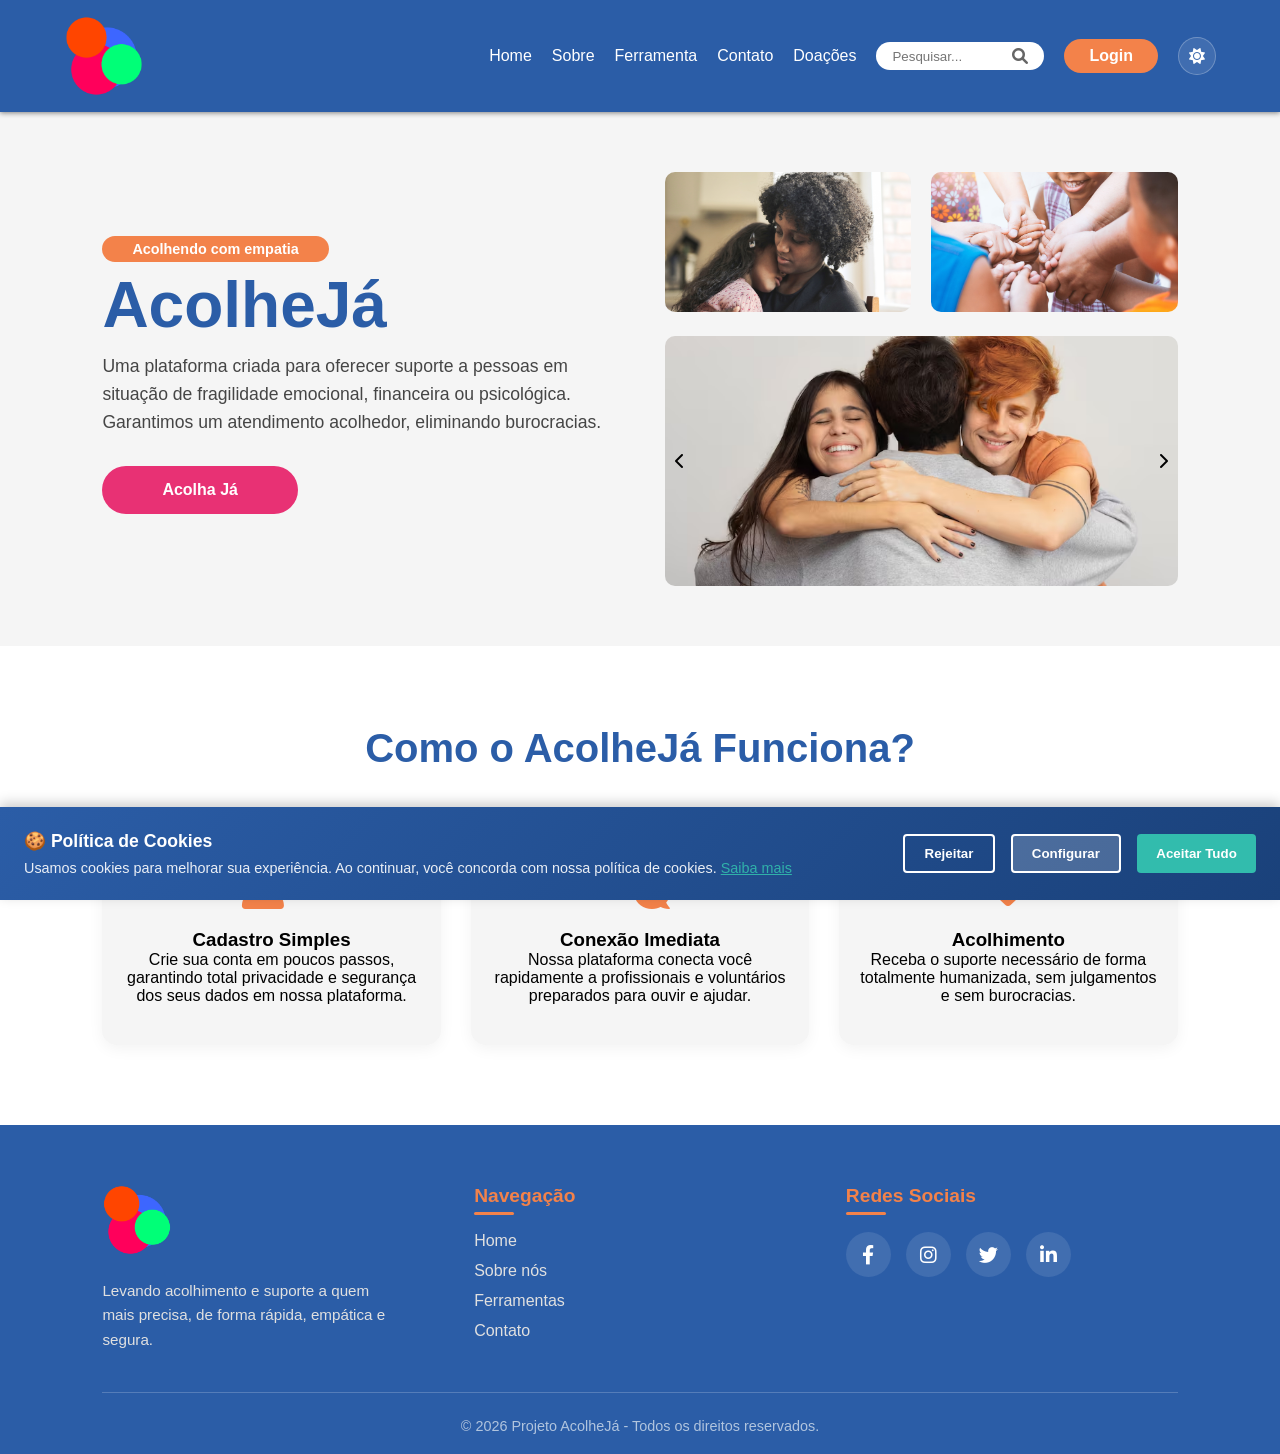
<file: Index.html>
<!DOCTYPE html>
<html lang="pt-br">
<head>
    <meta charset="utf-8">
    <title>AcolheJá - Home</title>
    <link rel="stylesheet" href="style.css">
    <meta name="viewport" content="width=device-width, initial-scale=1.0">
    <link rel="stylesheet" href="https://cdnjs.cloudflare.com/ajax/libs/font-awesome/6.0.0/css/all.min.css">
    <script src="javaScript.js" defer></script>
</head>
<body class="home-page">

    <header class="navbar" id="mainNavbar">
        <div class="logo-container">
            <a href="index.html">
                <img class="logo1" id="navLogo" src="imagens/logo2.png" alt="AcolheJá Logo">
            </a>
        </div>
        
        <i class="fas fa-bars menu-toggle" id="mobileMenuBtn" style="display: none; color: white; cursor: pointer; font-size: 1.5rem;"></i>

        <nav class="menu-navegacao" id="navMenu">
            <a href="index.html">Home</a>
            <a href="sobre.html">Sobre</a>
            <a href="ferramenta.html">Ferramenta</a>
            <a href="contato.html">Contato</a>
            <a href="doacao.html">Doações</a>
            
            <div class="search-box">
                <input type="search" placeholder="Pesquisar..." class="search-input" id="searchInput">
                <i class="fas fa-search" style="cursor: pointer;"></i>
            </div>
            
            <a href="login.html" class="btn-login-nav">Login</a>
        </nav>
    </header>

    <main class="hero-container">
        <section class="hero-text">
            <span class="badge-slogan">Acolhendo com empatia</span>
            <h1 class="hero-title">AcolheJá</h1>
            <p class="hero-description">
                Uma plataforma criada para oferecer suporte a pessoas em situação de fragilidade emocional, financeira ou psicológica. 
                Garantimos um atendimento acolhedor, eliminando burocracias.
            </p>
            <a href="telaForm.html" class="btn-cta">Acolha Já</a>
        </section>

        <section class="hero-visual-grid">
            <div class="grid-top">
                <div class="grid-item"><img src="imagens/imagem2.png" alt="Suporte"></div>
                <div class="grid-item"><img src="imagens/imagem3.jpg" alt="União"></div>
            </div>
            <div class="grid-bottom">
                <div class="carrossel-placeholder" id="mainCarrossel">
                    <img src="imagens/abraco1.png" alt="Carrossel Principal" id="carrosselImg" style="transition: opacity 0.5s ease;">
                    <div class="nav-arrows">
                        <i class="fas fa-chevron-left"></i>
                        <i class="fas fa-chevron-right"></i>
                    </div>
                </div>
            </div>
        </section>
    </main>

    <section class="como-funciona">
        <h2 class="section-title">Como o AcolheJá Funciona?</h2>
        <div class="cards-container">
            <div class="card">
                <i class="fas fa-user-plus card-icon"></i>
                <h3>Cadastro Simples</h3>
                <p>Crie sua conta em poucos passos, garantindo total privacidade e segurança dos seus dados em nossa plataforma.</p>
            </div>
            <div class="card">
                <i class="fas fa-comments card-icon"></i>
                <h3>Conexão Imediata</h3>
                <p>Nossa plataforma conecta você rapidamente a profissionais e voluntários preparados para ouvir e ajudar.</p>
            </div>
            <div class="card">
                <i class="fas fa-heart card-icon"></i>
                <h3>Acolhimento</h3>
                <p>Receba o suporte necessário de forma totalmente humanizada, sem julgamentos e sem burocracias.</p>
            </div>
        </div>
    </section>

    <footer class="site-footer">
        <div class="footer-content">
            <div class="footer-logo-info">
                <img src="imagens/logo2.png" alt="AcolheJá Logo" class="footer-logo">
                <p>Levando acolhimento e suporte a quem mais precisa, de forma rápida, empática e segura.</p>
            </div>
            
            <div class="footer-links">
                <h3>Navegação</h3>
                <ul>
                    <li><a href="index.html">Home</a></li>
                    <li><a href="sobre.html">Sobre nós</a></li>
                    <li><a href="ferramenta.html">Ferramentas</a></li>
                    <li><a href="contato.html">Contato</a></li>
                </ul>
            </div>
            
            <div class="footer-social">
                <h3>Redes Sociais</h3>
                <div class="social-icons">
                    <a href="#" aria-label="Facebook"><i class="fab fa-facebook-f"></i></a>
                    <a href="#" aria-label="Instagram"><i class="fab fa-instagram"></i></a>
                    <a href="#" aria-label="Twitter"><i class="fab fa-twitter"></i></a>
                    <a href="#" aria-label="LinkedIn"><i class="fab fa-linkedin-in"></i></a>
                </div>
            </div>
        </div>
        
        <div class="footer-bottom">
            <p>&copy; 2026 Projeto AcolheJá - Todos os direitos reservados.</p>
        </div>
    </footer>

</body>
</html>
</file>
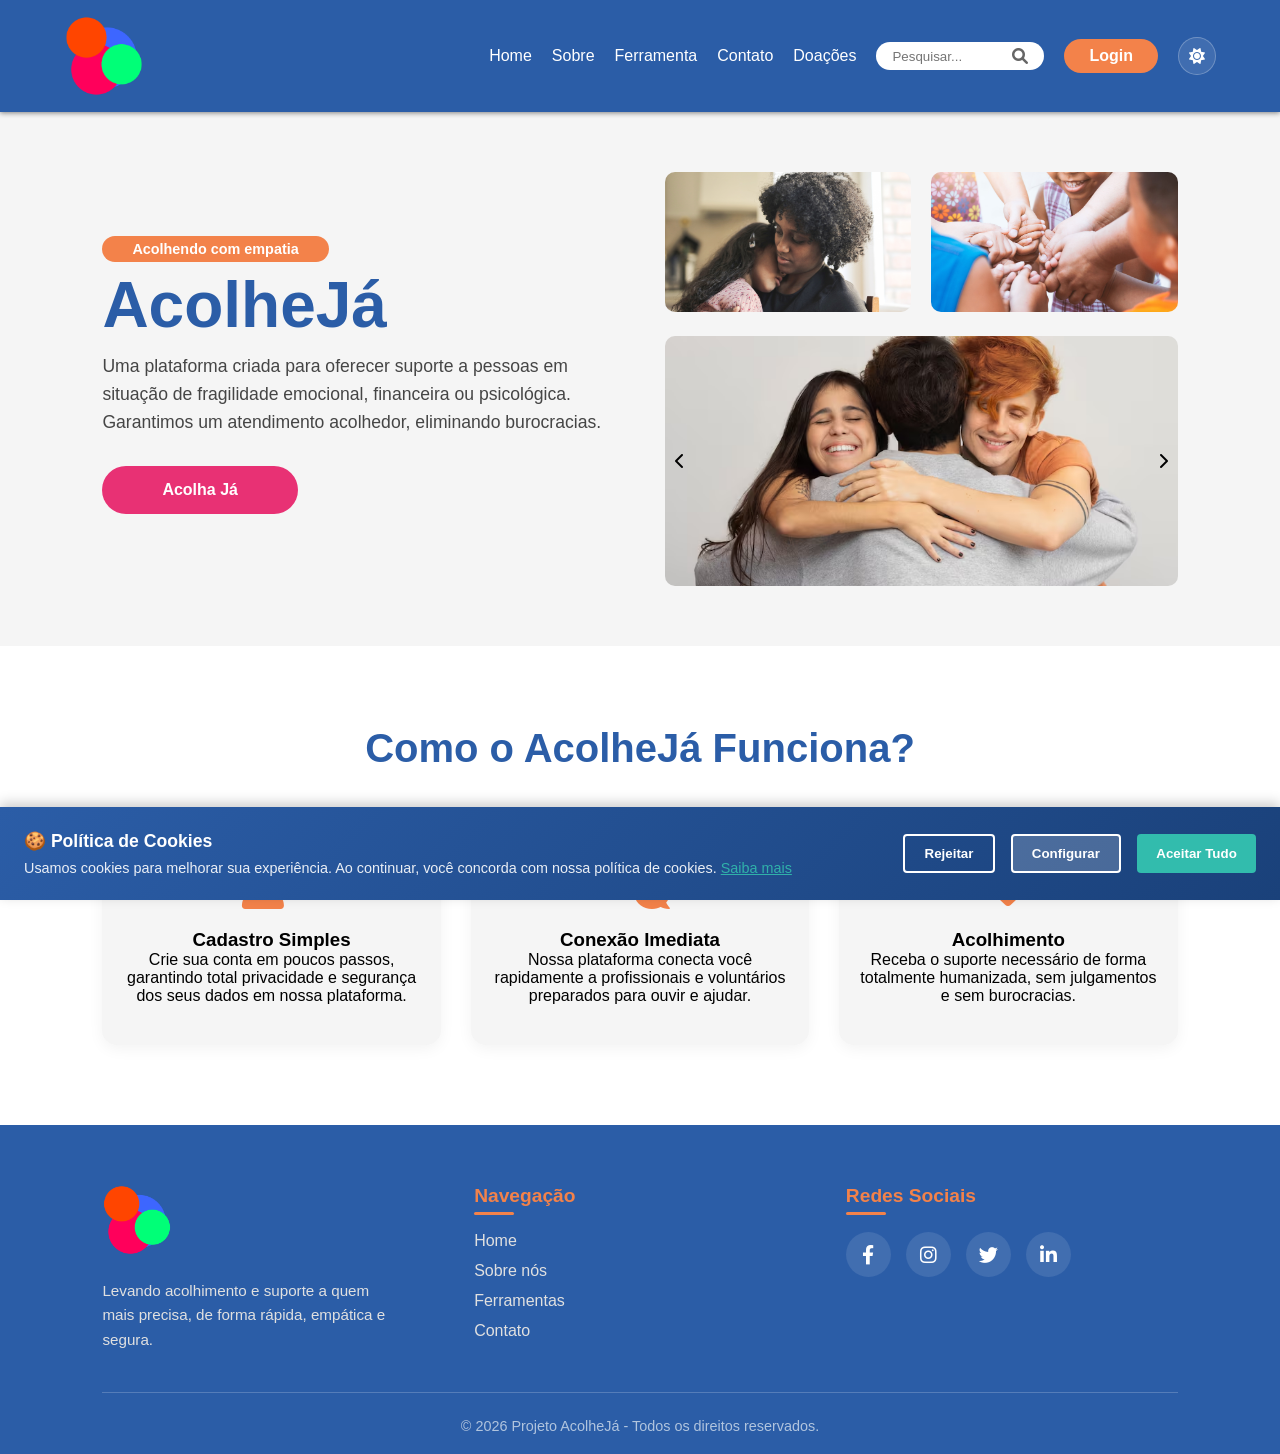
<file: index.html>
<!DOCTYPE html>
<html lang="pt-br">
<head>
    <meta charset="utf-8">
    <title>AcolheJá - Home</title>
    <link rel="stylesheet" href="style.css">
    <meta name="viewport" content="width=device-width, initial-scale=1.0">
    <link rel="stylesheet" href="https://cdnjs.cloudflare.com/ajax/libs/font-awesome/6.0.0/css/all.min.css">
    <script src="javaScript.js" defer></script>
</head>
<body class="home-page">

    <header class="navbar" id="mainNavbar">
        <div class="logo-container">
            <a href="index.html">
                <img class="logo1" id="navLogo" src="imagens/logo2.png" alt="AcolheJá Logo">
            </a>
        </div>
        
        <i class="fas fa-bars menu-toggle" id="mobileMenuBtn" style="display: none; color: white; cursor: pointer; font-size: 1.5rem;"></i>

        <nav class="menu-navegacao" id="navMenu">
            <a href="index.html">Home</a>
            <a href="sobre.html">Sobre</a>
            <a href="ferramenta.html">Ferramenta</a>
            <a href="contato.html">Contato</a>
            <a href="doacao.html">Doações</a>
            
            <div class="search-box">
                <input type="search" placeholder="Pesquisar..." class="search-input" id="searchInput">
                <i class="fas fa-search" style="cursor: pointer;"></i>
            </div>
            
            <a href="login.html" class="btn-login-nav">Login</a>
        </nav>
    </header>

    <main class="hero-container">
        <section class="hero-text">
            <span class="badge-slogan">Acolhendo com empatia</span>
            <h1 class="hero-title">AcolheJá</h1>
            <p class="hero-description">
                Uma plataforma criada para oferecer suporte a pessoas em situação de fragilidade emocional, financeira ou psicológica. 
                Garantimos um atendimento acolhedor, eliminando burocracias.
            </p>
            <a href="telaForm.html" class="btn-cta">Acolha Já</a>
        </section>

        <section class="hero-visual-grid">
            <div class="grid-top">
                <div class="grid-item"><img src="imagens/imagem2.png" alt="Suporte"></div>
                <div class="grid-item"><img src="imagens/imagem3.jpg" alt="União"></div>
            </div>
            <div class="grid-bottom">
                <div class="carrossel-placeholder" id="mainCarrossel">
                    <img src="imagens/abraco1.png" alt="Carrossel Principal" id="carrosselImg" style="transition: opacity 0.5s ease;">
                    <div class="nav-arrows">
                        <i class="fas fa-chevron-left"></i>
                        <i class="fas fa-chevron-right"></i>
                    </div>
                </div>
            </div>
        </section>
    </main>

    <section class="como-funciona">
        <h2 class="section-title">Como o AcolheJá Funciona?</h2>
        <div class="cards-container">
            <div class="card">
                <i class="fas fa-user-plus card-icon"></i>
                <h3>Cadastro Simples</h3>
                <p>Crie sua conta em poucos passos, garantindo total privacidade e segurança dos seus dados em nossa plataforma.</p>
            </div>
            <div class="card">
                <i class="fas fa-comments card-icon"></i>
                <h3>Conexão Imediata</h3>
                <p>Nossa plataforma conecta você rapidamente a profissionais e voluntários preparados para ouvir e ajudar.</p>
            </div>
            <div class="card">
                <i class="fas fa-heart card-icon"></i>
                <h3>Acolhimento</h3>
                <p>Receba o suporte necessário de forma totalmente humanizada, sem julgamentos e sem burocracias.</p>
            </div>
        </div>
    </section>

    <footer class="site-footer">
        <div class="footer-content">
            <div class="footer-logo-info">
                <img src="imagens/logo2.png" alt="AcolheJá Logo" class="footer-logo">
                <p>Levando acolhimento e suporte a quem mais precisa, de forma rápida, empática e segura.</p>
            </div>
            
            <div class="footer-links">
                <h3>Navegação</h3>
                <ul>
                    <li><a href="index.html">Home</a></li>
                    <li><a href="sobre.html">Sobre nós</a></li>
                    <li><a href="ferramenta.html">Ferramentas</a></li>
                    <li><a href="contato.html">Contato</a></li>
                </ul>
            </div>
            
            <div class="footer-social">
                <h3>Redes Sociais</h3>
                <div class="social-icons">
                    <a href="#" aria-label="Facebook"><i class="fab fa-facebook-f"></i></a>
                    <a href="#" aria-label="Instagram"><i class="fab fa-instagram"></i></a>
                    <a href="#" aria-label="Twitter"><i class="fab fa-twitter"></i></a>
                    <a href="#" aria-label="LinkedIn"><i class="fab fa-linkedin-in"></i></a>
                </div>
            </div>
        </div>
        
        <div class="footer-bottom">
            <p>&copy; 2026 Projeto AcolheJá - Todos os direitos reservados.</p>
        </div>
    </footer>

</body>
</html>
</file>
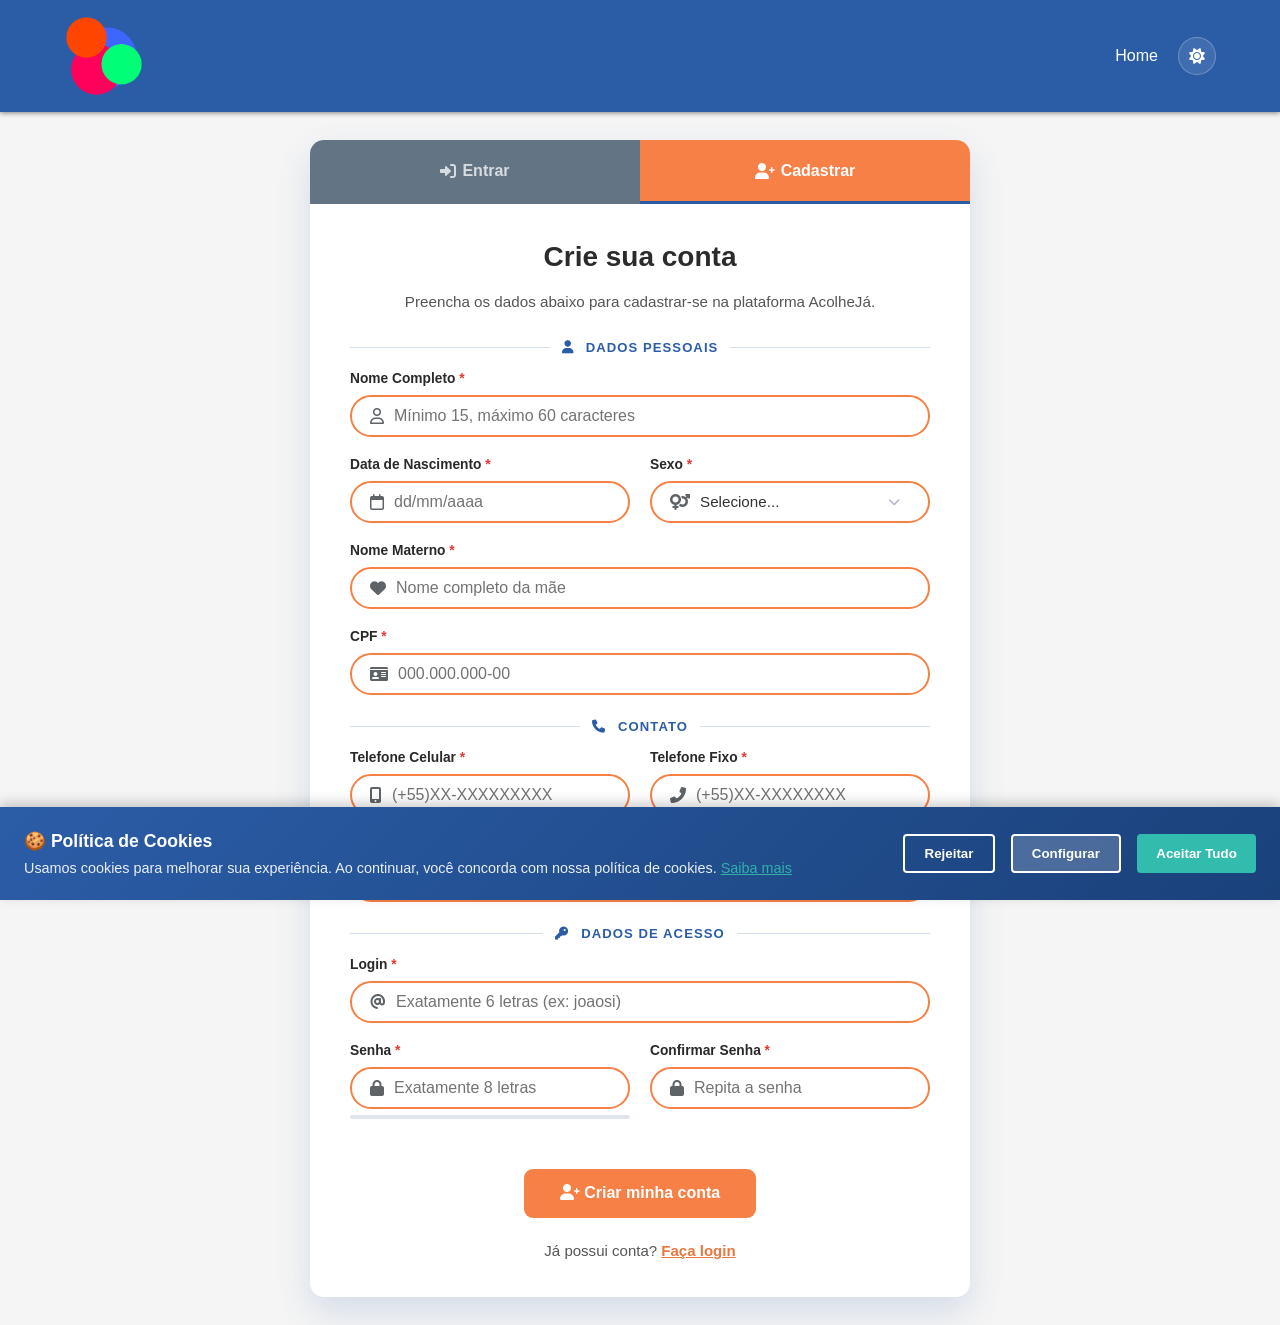
<file: cadastro.html>
<!DOCTYPE html>
<html lang="pt-BR">
<head>
    <meta charset="UTF-8">
    <meta name="viewport" content="width=device-width, initial-scale=1.0">
    <title>AcolheJá - Cadastro</title>
    <link rel="stylesheet" href="style.css">
    <link rel="stylesheet" href="https://cdnjs.cloudflare.com/ajax/libs/font-awesome/6.0.0/css/all.min.css">

    <style>
        /* ══════════════════════════════════════════════
           TOAST NOTIFICATION SYSTEM
        ══════════════════════════════════════════════ */
        #toast-container {
            position: fixed;
            top: 24px;
            right: 24px;
            z-index: 9999;
            display: flex;
            flex-direction: column;
            gap: 10px;
            pointer-events: none;
        }

        .toast {
            display: flex;
            align-items: flex-start;
            gap: 12px;
            min-width: 300px;
            max-width: 380px;
            padding: 14px 18px;
            border-radius: 14px;
            font-size: 0.875rem;
            font-weight: 500;
            line-height: 1.45;
            box-shadow: 0 8px 32px rgba(0,0,0,0.18);
            pointer-events: all;
            animation: toastIn 0.35s cubic-bezier(0.34, 1.56, 0.64, 1) forwards;
            position: relative;
            overflow: hidden;
        }

        .toast::after {
            content: '';
            position: absolute;
            bottom: 0;
            left: 0;
            height: 3px;
            background: rgba(255,255,255,0.45);
            animation: toastBar var(--toast-dur, 4s) linear forwards;
        }

        .toast.removing {
            animation: toastOut 0.3s ease forwards;
        }

        .toast--error {
            background: #fff0f0;
            border: 1.5px solid #f8bebe;
            color: #7a1a1a;
        }
        .toast--error .toast-icon { color: #e53935; }
        .toast--error::after { background: #e53935; opacity: 0.5; }

        .toast--success {
            background: #f0fff6;
            border: 1.5px solid #b3e6c8;
            color: #135c35;
        }
        .toast--success .toast-icon { color: #27ae60; }
        .toast--success::after { background: #27ae60; opacity: 0.5; }

        .toast--warning {
            background: #fffbf0;
            border: 1.5px solid #f8dca0;
            color: #7a4e00;
        }
        .toast--warning .toast-icon { color: #f3a000; }
        .toast--warning::after { background: #f3a000; opacity: 0.5; }

        /* Dark mode toasts */
        [data-theme="dark"] .toast--error {
            background: #2a0a0a; border-color: #6b2222; color: #ffb3b3;
        }
        [data-theme="dark"] .toast--success {
            background: #0a2a17; border-color: #1e6b42; color: #a3f0c5;
        }
        [data-theme="dark"] .toast--warning {
            background: #2a1e00; border-color: #6b4e00; color: #ffd980;
        }

        .toast-icon { font-size: 1.1rem; flex-shrink: 0; margin-top: 1px; }
        .toast-body { flex: 1; }
        .toast-title { font-weight: 700; margin-bottom: 2px; }
        .toast-msg  { opacity: 0.85; }

        .toast-close {
            background: none; border: none; cursor: pointer;
            opacity: 0.45; font-size: 0.85rem; padding: 0; line-height: 1;
            color: inherit; flex-shrink: 0; margin-top: 1px;
            transition: opacity 0.15s;
        }
        .toast-close:hover { opacity: 1; }

        @keyframes toastIn {
            from { opacity: 0; transform: translateX(60px) scale(0.9); }
            to   { opacity: 1; transform: translateX(0) scale(1); }
        }
        @keyframes toastOut {
            from { opacity: 1; transform: translateX(0) scale(1); }
            to   { opacity: 0; transform: translateX(60px) scale(0.9); }
        }
        @keyframes toastBar {
            from { width: 100%; }
            to   { width: 0%; }
        }

        /* ══════════════════════════════════════════════
           CAMPO COM ERRO — highlight
        ══════════════════════════════════════════════ */
        .input-icon.field-error input,
        .input-icon.field-error select {
            border-color: #e53935 !important;
            box-shadow: 0 0 0 3px rgba(229,57,53,0.12) !important;
        }
        .input-icon.field-ok input,
        .input-icon.field-ok select {
            border-color: #27ae60 !important;
            box-shadow: 0 0 0 3px rgba(39,174,96,0.10) !important;
        }
        .field-msg {
            font-size: 0.78rem;
            margin-top: 4px;
            min-height: 16px;
            transition: color 0.2s;
        }
        .field-msg.ok  { color: #27ae60; }
        .field-msg.err { color: #e53935; }

        /* ══════════════════════════════════════════════
           STRENGTH BAR (senha)
        ══════════════════════════════════════════════ */
        .strength-wrap {
            margin-top: 6px;
        }
        .strength-bar {
            height: 4px;
            border-radius: 4px;
            background: #e0e4ee;
            overflow: hidden;
            margin-bottom: 4px;
        }
        .strength-fill {
            height: 100%;
            width: 0%;
            border-radius: 4px;
            transition: width 0.4s ease, background 0.4s ease;
        }
        .strength-label {
            font-size: 0.75rem;
            font-weight: 600;
        }

        /* ══════════════════════════════════════════════
           BOTÃO DE ENVIO com estado de loading
        ══════════════════════════════════════════════ */
        .btn-primary.loading {
            pointer-events: none;
            opacity: 0.75;
        }

        /* ══════════════════════════════════════════════
           GRID DE CAMPOS 2 COLUNAS
        ══════════════════════════════════════════════ */
        .grid-2 {
            display: grid;
            grid-template-columns: 1fr 1fr;
            gap: 0 20px;
        }
        @media (max-width: 640px) {
            .grid-2 { grid-template-columns: 1fr; }
        }

        /* ══════════════════════════════════════════════
           SELECT ESTILIZADO (sexo)
        ══════════════════════════════════════════════ */
        .input-icon select {
            width: 100%;
            background: transparent;
            border: none;
            outline: none;
            font-size: 0.95rem;
            color: inherit;
            cursor: pointer;
            padding: 0;
            appearance: none;
            -webkit-appearance: none;
        }
        [data-theme="dark"] .input-icon select option {
            background: #1a1d27;
            color: #c5cfe6;
        }

        /* Cabeçalho da seção */
        .section-divider {
            display: flex;
            align-items: center;
            gap: 12px;
            margin: 24px 0 16px;
            color: #2b5da7;
            font-weight: 700;
            font-size: 0.82rem;
            letter-spacing: 0.08em;
            text-transform: uppercase;
        }
        .section-divider::before,
        .section-divider::after {
            content: '';
            flex: 1;
            height: 1px;
            background: currentColor;
            opacity: 0.2;
        }
        [data-theme="dark"] .section-divider {
            color: #7da8f0;
        }

        /* Dark mode: elementos específicos do cadastro */
        [data-theme="dark"] .field-msg.ok  { color: #57d98a; }
        [data-theme="dark"] .field-msg.err { color: #ff7b7b; }
        [data-theme="dark"] .strength-bar  { background: #2d3555; }

        footer:not(.site-footer) { display: none; }
    </style>
</head>
<body>
    <!-- Aplica dark mode antes de renderizar -->
    <script>
        (function() {
            var t = localStorage.getItem('acolheja_tema') || 'light';
            document.documentElement.setAttribute('data-theme', t);
        })();
    </script>

    <!-- ── TOAST CONTAINER ── -->
    <div id="toast-container" role="alert" aria-live="assertive" aria-atomic="false"></div>

    <header class="navbar">
        <div class="logo-container">
            <a href="index.html"><img class="logo1" src="imagens/logo2.png" alt="AcolheJá Logo"></a>
        </div>
        <nav class="menu-navegacao">
            <a href="index.html">Home</a>
        </nav>
    </header>

    <main class="main-wrapper">
        <div class="auth-card" style="max-width: 660px;">
            <div class="auth-tabs">
                <a href="login.html"   class="tab-btn inactive"><i class="fas fa-sign-in-alt"></i> Entrar</a>
                <a href="cadastro.html" class="tab-btn active"><i class="fas fa-user-plus"></i> Cadastrar</a>
            </div>

            <div class="form-content">
                <h2>Crie sua conta</h2>
                <p>Preencha os dados abaixo para cadastrar-se na plataforma AcolheJá.</p>

                <form id="cadForm" novalidate autocomplete="off">

                    <!-- ── DADOS PESSOAIS ── -->
                    <div class="section-divider"><i class="fas fa-user"></i> Dados Pessoais</div>

                    <div class="input-container">
                        <label for="nome">Nome Completo <span style="color:#e53935">*</span></label>
                        <div class="input-icon" id="wrap-nome">
                            <i class="far fa-user"></i>
                            <input type="text" id="nome" placeholder="Mínimo 15, máximo 60 caracteres" maxlength="60" required>
                        </div>
                        <span class="field-msg" id="msg-nome"></span>
                    </div>

                    <div class="grid-2">
                        <div class="input-container">
                            <label for="dataNasc">Data de Nascimento <span style="color:#e53935">*</span></label>
                            <div class="input-icon" id="wrap-dataNasc">
                                <i class="far fa-calendar"></i>
                                <input type="text" id="dataNasc" placeholder="dd/mm/aaaa" maxlength="10" required>
                            </div>
                            <span class="field-msg" id="msg-dataNasc"></span>
                        </div>

                        <div class="input-container">
                            <label for="sexo">Sexo <span style="color:#e53935">*</span></label>
                            <div class="input-icon" id="wrap-sexo">
                                <i class="fas fa-venus-mars"></i>
                                <select id="sexo" required>
                                    <option value="">Selecione...</option>
                                    <option value="M">Masculino</option>
                                    <option value="F">Feminino</option>
                                    <option value="NB">Não-binário</option>
                                    <option value="NI">Prefiro não informar</option>
                                </select>
                                <i class="fas fa-chevron-down" style="font-size:0.75rem; color:#b0b8c8; pointer-events:none;"></i>
                            </div>
                            <span class="field-msg" id="msg-sexo"></span>
                        </div>
                    </div>

                    <div class="input-container">
                        <label for="nomeMaterno">Nome Materno <span style="color:#e53935">*</span></label>
                        <div class="input-icon" id="wrap-nomeMaterno">
                            <i class="fas fa-heart"></i>
                            <input type="text" id="nomeMaterno" placeholder="Nome completo da mãe" required>
                        </div>
                        <span class="field-msg" id="msg-nomeMaterno"></span>
                    </div>

                    <div class="input-container">
                        <label for="cpf">CPF <span style="color:#e53935">*</span></label>
                        <div class="input-icon" id="wrap-cpf">
                            <i class="fas fa-id-card"></i>
                            <input type="text" id="cpf" placeholder="000.000.000-00" maxlength="14" required>
                        </div>
                        <span class="field-msg" id="msg-cpf"></span>
                    </div>

                    <!-- ── CONTATO ── -->
                    <div class="section-divider"><i class="fas fa-phone"></i> Contato</div>

                    <div class="grid-2">
                        <div class="input-container">
                            <label for="celular">Telefone Celular <span style="color:#e53935">*</span></label>
                            <div class="input-icon" id="wrap-celular">
                                <i class="fas fa-mobile-alt"></i>
                                <input type="text" id="celular" placeholder="(+55)XX-XXXXXXXXX" maxlength="18" required>
                            </div>
                            <span class="field-msg" id="msg-celular"></span>
                        </div>

                        <div class="input-container">
                            <label for="fixo">Telefone Fixo <span style="color:#e53935">*</span></label>
                            <div class="input-icon" id="wrap-fixo">
                                <i class="fas fa-phone-alt"></i>
                                <input type="text" id="fixo" placeholder="(+55)XX-XXXXXXXX" maxlength="18" required>
                            </div>
                            <span class="field-msg" id="msg-fixo"></span>
                        </div>
                    </div>

                    <div class="input-container">
                        <label for="endereco">Endereço Completo <span style="color:#e53935">*</span></label>
                        <div class="input-icon" id="wrap-endereco">
                            <i class="fas fa-map-marker-alt"></i>
                            <input type="text" id="endereco" placeholder="Rua, número, complemento, bairro, cidade - UF" required>
                        </div>
                        <span class="field-msg" id="msg-endereco"></span>
                    </div>

                    <!-- ── ACESSO ── -->
                    <div class="section-divider"><i class="fas fa-key"></i> Dados de Acesso</div>

                    <div class="input-container">
                        <label for="login">Login <span style="color:#e53935">*</span></label>
                        <div class="input-icon" id="wrap-login">
                            <i class="fas fa-at"></i>
                            <input type="text" id="login" placeholder="Exatamente 6 letras (ex: joaosi)" maxlength="6" required>
                        </div>
                        <span class="field-msg" id="msg-login"></span>
                    </div>

                    <div class="grid-2">
                        <div class="input-container">
                            <label for="senha1">Senha <span style="color:#e53935">*</span></label>
                            <div class="input-icon" id="wrap-senha1">
                                <i class="fas fa-lock"></i>
                                <input type="password" id="senha1" placeholder="Exatamente 8 letras" maxlength="8" required>
                                <i class="fas fa-eye toggle-pass" data-target="senha1" style="cursor:pointer; color:#b0b8c8; margin-left:8px;" title="Mostrar/ocultar senha"></i>
                            </div>
                            <div class="strength-wrap">
                                <div class="strength-bar"><div class="strength-fill" id="strength-fill"></div></div>
                                <span class="strength-label field-msg" id="msg-senha1"></span>
                            </div>
                        </div>

                        <div class="input-container">
                            <label for="senha2">Confirmar Senha <span style="color:#e53935">*</span></label>
                            <div class="input-icon" id="wrap-senha2">
                                <i class="fas fa-lock"></i>
                                <input type="password" id="senha2" placeholder="Repita a senha" maxlength="8" required>
                                <i class="fas fa-eye toggle-pass" data-target="senha2" style="cursor:pointer; color:#b0b8c8; margin-left:8px;" title="Mostrar/ocultar senha"></i>
                            </div>
                            <span class="field-msg" id="msg-senha2"></span>
                        </div>
                    </div>

                    <button type="submit" class="btn-primary" id="btnCad">
                        <i class="fas fa-user-plus"></i> Criar minha conta
                    </button>
                </form>

                <div class="footer-text">
                    <p>Já possui conta? <a href="login.html">Faça login</a></p>
                </div>
            </div>
        </div>
    </main>

    <footer class="site-footer">
        <div class="footer-content">
            <div class="footer-logo-info">
                <img src="imagens/logo2.png" alt="AcolheJá Logo" class="footer-logo">
                <p>Levando acolhimento e suporte a quem mais precisa, de forma rápida, empática e segura.</p>
            </div>
            <div class="footer-links">
                <h3>Navegação</h3>
                <ul>
                    <li><a href="index.html">Home</a></li>
                    <li><a href="sobre.html">Sobre nós</a></li>
                    <li><a href="ferramenta.html">Ferramentas</a></li>
                    <li><a href="contato.html">Contato</a></li>
                </ul>
            </div>
            <div class="footer-social">
                <h3>Redes Sociais</h3>
                <div class="social-icons">
                    <a href="#" aria-label="Facebook"><i class="fab fa-facebook-f"></i></a>
                    <a href="#" aria-label="Instagram"><i class="fab fa-instagram"></i></a>
                    <a href="#" aria-label="Twitter"><i class="fab fa-twitter"></i></a>
                    <a href="#" aria-label="LinkedIn"><i class="fab fa-linkedin-in"></i></a>
                </div>
            </div>
        </div>
        <div class="footer-bottom">
            <p>&copy; 2026 Projeto AcolheJá - Todos os direitos reservados.</p>
        </div>
    </footer>

    <script src="javaScript.js"></script>
    <script>
    /* ═══════════════════════════════════════════════════════
       TOAST SYSTEM
    ═══════════════════════════════════════════════════════ */
    const ToastManager = {
        _container: null,

        _getContainer() {
            if (!this._container) this._container = document.getElementById('toast-container');
            return this._container;
        },

        show({ type = 'error', title = '', msg = '', duration = 4500 }) {
            const icons = {
                error:   'fas fa-circle-xmark',
                success: 'fas fa-circle-check',
                warning: 'fas fa-triangle-exclamation'
            };

            const toast = document.createElement('div');
            toast.className = `toast toast--${type}`;
            toast.style.setProperty('--toast-dur', duration + 'ms');
            toast.innerHTML = `
                <i class="${icons[type] || icons.error} toast-icon"></i>
                <div class="toast-body">
                    ${title ? `<div class="toast-title">${title}</div>` : ''}
                    <div class="toast-msg">${msg}</div>
                </div>
                <button class="toast-close" aria-label="Fechar"><i class="fas fa-xmark"></i></button>
            `;

            const close = () => {
                toast.classList.add('removing');
                toast.addEventListener('animationend', () => toast.remove(), { once: true });
            };

            toast.querySelector('.toast-close').addEventListener('click', close);
            this._getContainer().appendChild(toast);
            setTimeout(close, duration);
            return toast;
        },

        error(msg, title = 'Campo inválido')   { return this.show({ type: 'error',   title, msg }); },
        success(msg, title = 'Tudo certo!')    { return this.show({ type: 'success', title, msg }); },
        warning(msg, title = 'Atenção')        { return this.show({ type: 'warning', title, msg }); }
    };

    /* ═══════════════════════════════════════════════════════
       HELPERS DE FEEDBACK POR CAMPO
    ═══════════════════════════════════════════════════════ */
    function setFieldState(wrapId, msgId, state, msg) {
        const wrap = document.getElementById(wrapId);
        const span = document.getElementById(msgId);
        if (!wrap || !span) return;

        wrap.classList.remove('field-error', 'field-ok');
        span.classList.remove('ok', 'err');
        span.textContent = '';

        if (state === 'error') {
            wrap.classList.add('field-error');
            span.classList.add('err');
            span.textContent = msg;
        } else if (state === 'ok') {
            wrap.classList.add('field-ok');
            span.classList.add('ok');
            span.textContent = msg || '✓ OK';
        }
    }

    function clearField(wrapId, msgId) {
        setFieldState(wrapId, msgId, null, '');
    }

    /* ═══════════════════════════════════════════════════════
       MASKS
    ═══════════════════════════════════════════════════════ */
    // Data dd/mm/aaaa
    document.getElementById('dataNasc').addEventListener('input', function(e) {
        let v = e.target.value.replace(/\D/g, '');
        if (v.length > 2) v = v.slice(0, 2) + '/' + v.slice(2);
        if (v.length > 5) v = v.slice(0, 5) + '/' + v.slice(5, 9);
        e.target.value = v;
    });

    // CPF 000.000.000-00
    document.getElementById('cpf').addEventListener('input', function(e) {
        let v = e.target.value.replace(/\D/g, '');
        if (v.length > 3)  v = v.slice(0, 3) + '.' + v.slice(3);
        if (v.length > 7)  v = v.slice(0, 7) + '.' + v.slice(7);
        if (v.length > 11) v = v.slice(0, 11) + '-' + v.slice(11, 13);
        e.target.value = v;
    });

    // Telefone (+55)XX-XXXXXXXXX  (celular: 9 dígitos)  (+55)XX-XXXXXXXX (fixo: 8 dígitos)
    function maskPhone(input, maxDigits) {
        input.addEventListener('input', function(e) {
            let raw = e.target.value.replace(/\D/g, '');
            if (raw.startsWith('55')) raw = raw.slice(2);
            raw = raw.slice(0, 2 + maxDigits); // DDD + número

            let out = '';
            if (raw.length > 0) {
                out = '(+55)';
                if (raw.length >= 2) {
                    out += raw.slice(0, 2) + '-';
                    if (raw.length > 2) out += raw.slice(2);
                } else {
                    out += raw;
                }
            }
            e.target.value = out;
        });
    }
    maskPhone(document.getElementById('celular'), 9);
    maskPhone(document.getElementById('fixo'),    8);

    /* ═══════════════════════════════════════════════════════
       TOGGLE SHOW/HIDE SENHA
    ═══════════════════════════════════════════════════════ */
    document.querySelectorAll('.toggle-pass').forEach(el => {
        el.addEventListener('click', function() {
            const input = document.getElementById(this.getAttribute('data-target'));
            input.type = input.type === 'password' ? 'text' : 'password';
            this.classList.toggle('fa-eye-slash');
        });
    });

    /* ═══════════════════════════════════════════════════════
       STRENGTH BAR (senha)
    ═══════════════════════════════════════════════════════ */
    const fill = document.getElementById('strength-fill');
    function updateStrength(val) {
        const len = val.length;
        let pct = 0, color = '#e53935', label = '', cls = 'err';

        if (len === 0)      { pct = 0;   color = '#e0e4ee'; label = ''; cls = ''; }
        else if (len < 4)   { pct = 25;  color = '#e53935'; label = '❌ Muito curta'; }
        else if (len < 6)   { pct = 50;  color = '#f3a000'; label = '⚠️ Fraca'; }
        else if (len < 8)   { pct = 75;  color = '#2b9cf2'; label = '🔒 Quase lá...'; }
        else                { pct = 100; color = '#27ae60'; label = '✅ Senha válida'; cls = 'ok'; }

        fill.style.width     = pct + '%';
        fill.style.background = color;

        const msgEl = document.getElementById('msg-senha1');
        msgEl.textContent = label;
        msgEl.className   = 'strength-label field-msg ' + cls;
    }

    document.getElementById('senha1').addEventListener('input', function() {
        updateStrength(this.value);
        // Atualiza confirmação se já tiver algo
        if (document.getElementById('senha2').value.length > 0) validateSenha2(true);
    });

    /* ═══════════════════════════════════════════════════════
       VALIDAÇÕES EM TEMPO REAL (blur)
    ═══════════════════════════════════════════════════════ */
    const regexApenasLetras  = /^[A-Za-zÀ-ÿ\s]+$/;
    const regexPhone         = /^\(\+55\)\d{2}-\d{8,9}$/;
    const regexData          = /^(\d{2})\/(\d{2})\/(\d{4})$/;

    function validateNome(silent = false) {
        const v = document.getElementById('nome').value.trim();
        if (!v) {
            setFieldState('wrap-nome', 'msg-nome', 'error', 'Campo obrigatório.');
            if (!silent) ToastManager.error('O nome completo é obrigatório.', 'Nome obrigatório');
            return false;
        }
        if (!regexApenasLetras.test(v)) {
            setFieldState('wrap-nome', 'msg-nome', 'error', 'Somente letras e espaços.');
            if (!silent) ToastManager.error('O nome deve conter apenas letras.', 'Nome inválido');
            return false;
        }
        if (v.length < 15) {
            setFieldState('wrap-nome', 'msg-nome', 'error', `Mínimo 15 caracteres (${v.length}/15).`);
            if (!silent) ToastManager.error('O nome deve ter pelo menos 15 caracteres.', 'Nome muito curto');
            return false;
        }
        if (v.length > 60) {
            setFieldState('wrap-nome', 'msg-nome', 'error', 'Máximo 60 caracteres.');
            if (!silent) ToastManager.error('O nome deve ter no máximo 60 caracteres.', 'Nome muito longo');
            return false;
        }
        setFieldState('wrap-nome', 'msg-nome', 'ok', '✓ Nome válido');
        return true;
    }

    function validateDataNasc(silent = false) {
        const v = document.getElementById('dataNasc').value.trim();
        if (!v) {
            setFieldState('wrap-dataNasc', 'msg-dataNasc', 'error', 'Campo obrigatório.');
            if (!silent) ToastManager.error('Informe a data de nascimento.', 'Data obrigatória');
            return false;
        }
        const m = v.match(regexData);
        if (!m) {
            setFieldState('wrap-dataNasc', 'msg-dataNasc', 'error', 'Formato inválido. Use dd/mm/aaaa.');
            if (!silent) ToastManager.error('Use o formato dd/mm/aaaa.', 'Data inválida');
            return false;
        }
        const [, dd, mm, aaaa] = m;
        const d = new Date(+aaaa, +mm - 1, +dd);
        const hoje = new Date();
        if (d > hoje || d.getMonth() !== +mm - 1) {
            setFieldState('wrap-dataNasc', 'msg-dataNasc', 'error', 'Data inválida.');
            if (!silent) ToastManager.error('A data informada não é válida.', 'Data inválida');
            return false;
        }
        setFieldState('wrap-dataNasc', 'msg-dataNasc', 'ok', '✓ Data válida');
        return true;
    }

    function validateSexo(silent = false) {
        const v = document.getElementById('sexo').value;
        if (!v) {
            setFieldState('wrap-sexo', 'msg-sexo', 'error', 'Selecione uma opção.');
            if (!silent) ToastManager.error('Selecione o sexo.', 'Sexo obrigatório');
            return false;
        }
        setFieldState('wrap-sexo', 'msg-sexo', 'ok', '✓ Selecionado');
        return true;
    }

    function validateNomeMaterno(silent = false) {
        const v = document.getElementById('nomeMaterno').value.trim();
        if (!v) {
            setFieldState('wrap-nomeMaterno', 'msg-nomeMaterno', 'error', 'Campo obrigatório.');
            if (!silent) ToastManager.error('Informe o nome materno.', 'Nome materno obrigatório');
            return false;
        }
        setFieldState('wrap-nomeMaterno', 'msg-nomeMaterno', 'ok', '✓ Preenchido');
        return true;
    }

    function validateCPF(silent = false) {
        const raw = document.getElementById('cpf').value.replace(/\D/g, '');
        if (!raw) {
            setFieldState('wrap-cpf', 'msg-cpf', 'error', 'Campo obrigatório.');
            if (!silent) ToastManager.error('Informe o CPF.', 'CPF obrigatório');
            return false;
        }
        if (raw.length !== 11) {
            setFieldState('wrap-cpf', 'msg-cpf', 'error', 'CPF deve ter 11 dígitos.');
            if (!silent) ToastManager.error('O CPF deve ter 11 dígitos numéricos.', 'CPF inválido');
            return false;
        }
        // Verificação dos dígitos verificadores
        if (/^(\d)\1{10}$/.test(raw)) {
            setFieldState('wrap-cpf', 'msg-cpf', 'error', 'CPF inválido.');
            if (!silent) ToastManager.error('CPF inválido.', 'CPF inválido');
            return false;
        }
        let s = 0;
        for (let i = 0; i < 9; i++) s += +raw[i] * (10 - i);
        let r = (s * 10) % 11; if (r === 10 || r === 11) r = 0;
        if (r !== +raw[9]) {
            setFieldState('wrap-cpf', 'msg-cpf', 'error', 'CPF inválido.');
            if (!silent) ToastManager.error('O CPF informado não é válido.', 'CPF inválido');
            return false;
        }
        s = 0;
        for (let i = 0; i < 10; i++) s += +raw[i] * (11 - i);
        r = (s * 10) % 11; if (r === 10 || r === 11) r = 0;
        if (r !== +raw[10]) {
            setFieldState('wrap-cpf', 'msg-cpf', 'error', 'CPF inválido.');
            if (!silent) ToastManager.error('O CPF informado não é válido.', 'CPF inválido');
            return false;
        }
        setFieldState('wrap-cpf', 'msg-cpf', 'ok', '✓ CPF válido');
        return true;
    }

    function validateCelular(silent = false) {
        const v = document.getElementById('celular').value.trim();
        if (!v) {
            setFieldState('wrap-celular', 'msg-celular', 'error', 'Campo obrigatório.');
            if (!silent) ToastManager.error('Informe o telefone celular.', 'Celular obrigatório');
            return false;
        }
        if (!regexPhone.test(v)) {
            setFieldState('wrap-celular', 'msg-celular', 'error', 'Formato: (+55)XX-XXXXXXXXX');
            if (!silent) ToastManager.error('Celular deve seguir o formato (+55)XX-XXXXXXXXX.', 'Celular inválido');
            return false;
        }
        setFieldState('wrap-celular', 'msg-celular', 'ok', '✓ Celular válido');
        return true;
    }

    function validateFixo(silent = false) {
        const v = document.getElementById('fixo').value.trim();
        if (!v) {
            setFieldState('wrap-fixo', 'msg-fixo', 'error', 'Campo obrigatório.');
            if (!silent) ToastManager.error('Informe o telefone fixo.', 'Telefone fixo obrigatório');
            return false;
        }
        // Fixo: (+55)XX-XXXXXXXX (8 dígitos no número)
        const regexFixo = /^\(\+55\)\d{2}-\d{8}$/;
        if (!regexFixo.test(v)) {
            setFieldState('wrap-fixo', 'msg-fixo', 'error', 'Formato: (+55)XX-XXXXXXXX');
            if (!silent) ToastManager.error('Telefone fixo deve seguir o formato (+55)XX-XXXXXXXX.', 'Telefone inválido');
            return false;
        }
        setFieldState('wrap-fixo', 'msg-fixo', 'ok', '✓ Telefone válido');
        return true;
    }

    function validateEndereco(silent = false) {
        const v = document.getElementById('endereco').value.trim();
        if (!v) {
            setFieldState('wrap-endereco', 'msg-endereco', 'error', 'Campo obrigatório.');
            if (!silent) ToastManager.error('Informe o endereço completo.', 'Endereço obrigatório');
            return false;
        }
        if (v.length < 10) {
            setFieldState('wrap-endereco', 'msg-endereco', 'error', 'Endereço muito curto.');
            if (!silent) ToastManager.error('Informe o endereço de forma completa.', 'Endereço incompleto');
            return false;
        }
        setFieldState('wrap-endereco', 'msg-endereco', 'ok', '✓ Endereço preenchido');
        return true;
    }

    function validateLogin(silent = false) {
        const v = document.getElementById('login').value.trim();
        if (!v) {
            setFieldState('wrap-login', 'msg-login', 'error', 'Campo obrigatório.');
            if (!silent) ToastManager.error('Defina um login.', 'Login obrigatório');
            return false;
        }
        if (!/^[A-Za-zÀ-ÿ]{6}$/.test(v)) {
            setFieldState('wrap-login', 'msg-login', 'error', `Exatamente 6 letras (${v.length} informado${v.length !== 1 ? 's' : ''}).`);
            if (!silent) ToastManager.error('O login deve conter exatamente 6 letras (sem números ou símbolos).', 'Login inválido');
            return false;
        }
        setFieldState('wrap-login', 'msg-login', 'ok', '✓ Login válido');
        return true;
    }

    function validateSenha1(silent = false) {
        const v = document.getElementById('senha1').value;
        if (!v) {
            setFieldState('wrap-senha1', 'msg-senha1', 'error', 'Campo obrigatório.');
            if (!silent) ToastManager.error('Defina uma senha.', 'Senha obrigatória');
            return false;
        }
        if (!/^[A-Za-zÀ-ÿ]{8}$/.test(v)) {
            if (!silent) ToastManager.error('A senha deve conter exatamente 8 letras (sem números ou símbolos).', 'Senha inválida');
            return false;
        }
        return true;
    }

    function validateSenha2(silent = false) {
        const s1 = document.getElementById('senha1').value;
        const s2 = document.getElementById('senha2').value;
        if (!s2) {
            setFieldState('wrap-senha2', 'msg-senha2', 'error', 'Confirme a senha.');
            if (!silent) ToastManager.error('Confirme a senha.', 'Confirmação obrigatória');
            return false;
        }
        if (s1 !== s2) {
            setFieldState('wrap-senha2', 'msg-senha2', 'error', 'As senhas não coincidem.');
            if (!silent) ToastManager.error('A confirmação de senha não coincide.', 'Senhas diferentes');
            return false;
        }
        setFieldState('wrap-senha2', 'msg-senha2', 'ok', '✓ Senhas coincidem');
        return true;
    }

    /* ── Blur listeners para feedback em tempo real ── */
    document.getElementById('nome').addEventListener('blur',        () => validateNome(true));
    document.getElementById('dataNasc').addEventListener('blur',    () => validateDataNasc(true));
    document.getElementById('sexo').addEventListener('change',      () => validateSexo(true));
    document.getElementById('nomeMaterno').addEventListener('blur', () => validateNomeMaterno(true));
    document.getElementById('cpf').addEventListener('blur',         () => validateCPF(true));
    document.getElementById('celular').addEventListener('blur',     () => validateCelular(true));
    document.getElementById('fixo').addEventListener('blur',        () => validateFixo(true));
    document.getElementById('endereco').addEventListener('blur',    () => validateEndereco(true));
    document.getElementById('login').addEventListener('blur',       () => validateLogin(true));
    document.getElementById('senha1').addEventListener('blur',      () => validateSenha1(true));
    document.getElementById('senha2').addEventListener('blur',      () => validateSenha2(true));

    /* ═══════════════════════════════════════════════════════
       SUBMIT — validação completa + localStorage + redirect
    ═══════════════════════════════════════════════════════ */
    document.getElementById('cadForm').addEventListener('submit', function(e) {
        e.preventDefault();

        // Roda todas as validações em ordem, coletando erros
        const validacoes = [
            validateNome,
            validateDataNasc,
            validateSexo,
            validateNomeMaterno,
            validateCPF,
            validateCelular,
            validateFixo,
            validateEndereco,
            validateLogin,
            validateSenha1,
            validateSenha2
        ];

        // Executa todas (sem silent) para marcar campos e exibir o primeiro toast relevante
        let tudo_ok = true;
        for (const fn of validacoes) {
            if (!fn()) {
                tudo_ok = false;
                // Toast já exibido dentro de fn(); interrompe aqui para focar no primeiro erro
                break;
            }
        }

        if (!tudo_ok) return;

        // ── Salva login e senha no localStorage ──
        const loginVal = document.getElementById('login').value.trim();
        const senhaVal = document.getElementById('senha1').value;

        // Pega lista existente de usuários ou inicia nova
        const usuarios = JSON.parse(localStorage.getItem('acolheja_usuarios') || '[]');

        // Checa duplicidade de login
        if (usuarios.some(u => u.login === loginVal)) {
            setFieldState('wrap-login', 'msg-login', 'error', 'Login já cadastrado.');
            ToastManager.error('Este login já está em uso. Escolha outro.', 'Login indisponível');
            return;
        }

        usuarios.push({
            login: loginVal,
            senha: senhaVal,
            nome: document.getElementById('nome').value.trim(),
            criadoEm: new Date().toISOString()
        });
        localStorage.setItem('acolheja_usuarios', JSON.stringify(usuarios));

        // ── Feedback de sucesso e redirect ──
        const btn = document.getElementById('btnCad');
        btn.classList.add('loading');
        btn.innerHTML = '<i class="fas fa-circle-notch fa-spin"></i> Criando conta...';

        ToastManager.show({
            type: 'success',
            title: '🎉 Conta criada!',
            msg: 'Redirecionando para o login...',
            duration: 2800
        });

        setTimeout(() => {
            window.location.href = 'login.html?cadastro=sucesso';
        }, 2200);
    });
    </script>
</body>
</html>
</file>
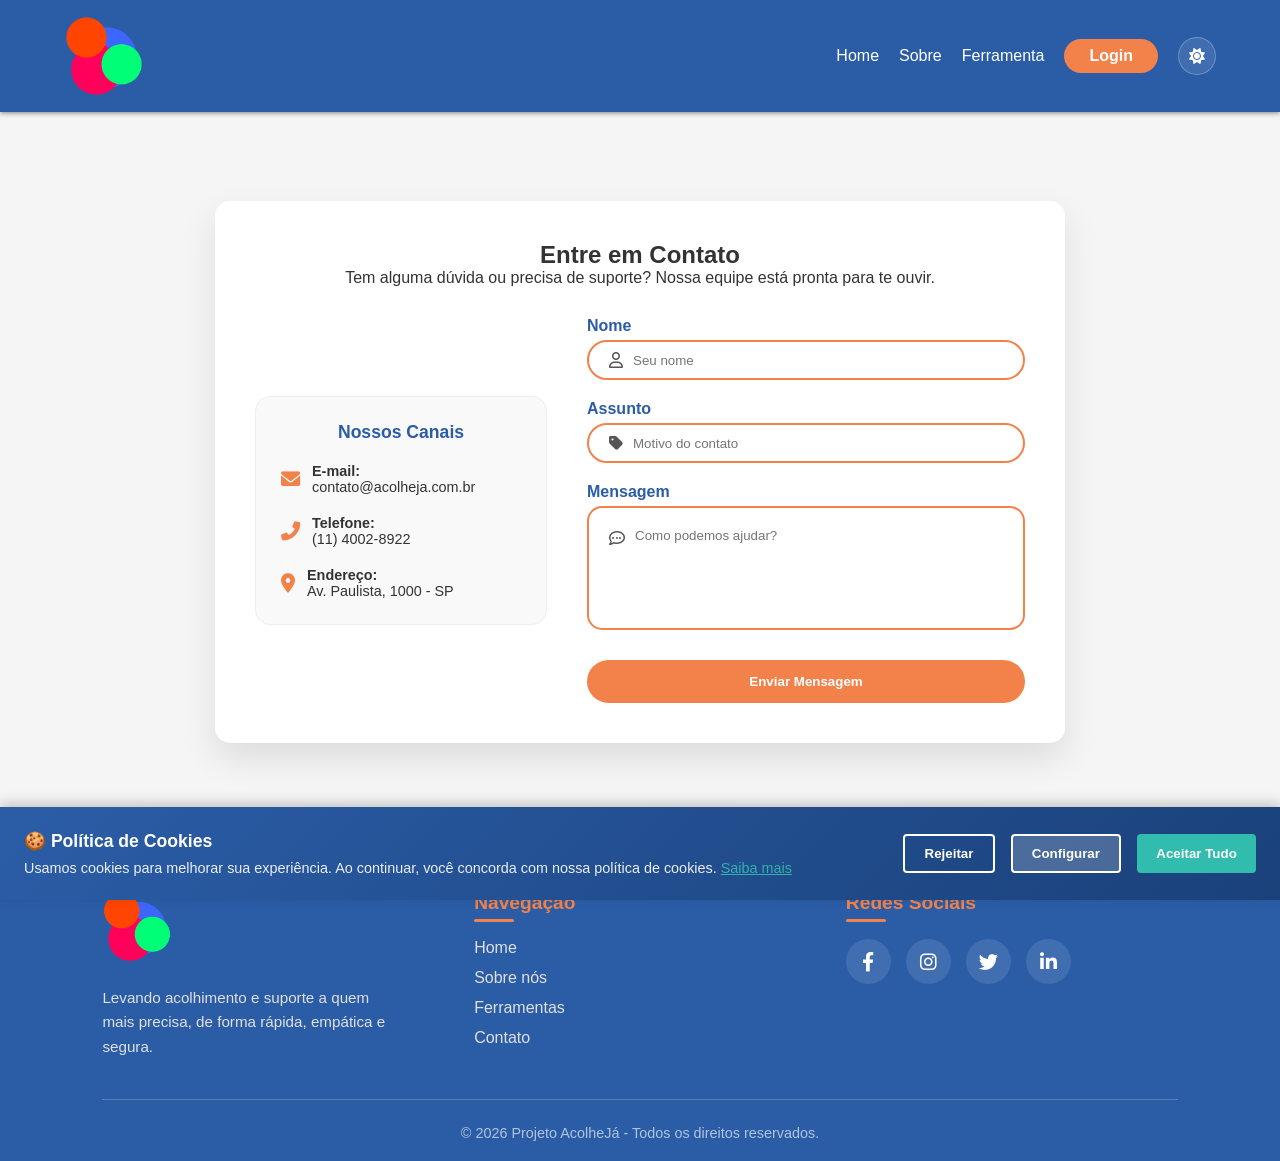
<file: contato.html>
<!DOCTYPE html>
<html lang="pt-BR">
<head>
    <meta charset="UTF-8">
    <meta name="viewport" content="width=device-width, initial-scale=1.0">
    <title>AcolheJá - Contato</title>
    <link rel="stylesheet" href="style.css">
    <link rel="stylesheet" href="https://cdnjs.cloudflare.com/ajax/libs/font-awesome/6.0.0/css/all.min.css">
    <script src="javaScript.js" defer></script>
</head>
<body>
    <header class="navbar">
        <div class="logo-container">
            <a href="index.html">
                <img class="logo1" src="imagens/logo2.png" alt="AcolheJá Logo">
            </a>
        </div>
        <nav class="menu-navegacao">
            <a href="index.html">Home</a>
            <a href="sobre.html">Sobre</a>
            <a href="ferramenta.html">Ferramenta</a>
            <a href="login.html" class="btn-login-nav">Login</a>
        </nav>
    </header>

    <main class="main-wrapper" style="display: flex; justify-content: center; align-items: center; min-height: 80vh;">
        <div class="auth-card" style="max-width: 850px; width: 100%; margin: 0 auto;"> 
            <div class="form-content" style="text-align: center; padding: 40px;">
                <h2>Entre em Contato</h2>
                <p style="margin-bottom: 30px;">Tem alguma dúvida ou precisa de suporte? Nossa equipe está pronta para te ouvir.</p>

                <!-- Grid principal -->
                <div class="grid-inputs" style="display: grid; grid-template-columns: 1fr 1.5fr; gap: 40px; text-align: left;">
                    
                    <!-- COLUNA ESQUERDA: Nossos Canais (Centralizada Verticalmente) -->
                    <div style="padding: 25px; background: #f9f9f9; border-radius: 15px; border: 1px solid #eee; height: fit-content; align-self: center;">
                        <h3 style="color: #2b5da7; margin-bottom: 20px; font-size: 1.1rem; text-align: center;">Nossos Canais</h3>
                        
                        <div style="display: flex; flex-direction: column; gap: 20px; font-size: 0.9rem;">
                            <div style="display: flex; align-items: center; gap: 12px;">
                                <i class="fas fa-envelope" style="color: #f3824a; font-size: 1.2rem;"></i>
                                <span><strong>E-mail:</strong><br>contato@acolheja.com.br</span>
                            </div>
                            <div style="display: flex; align-items: center; gap: 12px;">
                                <i class="fas fa-phone-alt" style="color: #f3824a; font-size: 1.2rem;"></i>
                                <span><strong>Telefone:</strong><br>(11) 4002-8922</span>
                            </div>
                            <div style="display: flex; align-items: center; gap: 12px;">
                                <i class="fas fa-map-marker-alt" style="color: #f3824a; font-size: 1.2rem;"></i>
                                <span><strong>Endereço:</strong><br>Av. Paulista, 1000 - SP</span>
                            </div>
                        </div>
                    </div>

                    <!-- COLUNA DIREITA: Formulário -->
                    <form action="#" method="POST" id="contatoForm">
                        <div class="input-container" style="margin-top: 0;">
                            <label>Nome</label>
                            <div class="input-icon">
                                <i class="far fa-user"></i>
                                <input type="text" placeholder="Seu nome" required>
                            </div>
                        </div>

                        <div class="input-container">
                            <label>Assunto</label>
                            <div class="input-icon">
                                <i class="fas fa-tag"></i>
                                <input type="text" placeholder="Motivo do contato" required>
                            </div>
                        </div>

                        <div class="input-container">
                            <label>Mensagem</label>
                            <div class="input-icon" style="border-radius: 15px; align-items: flex-start;">
                                <i class="far fa-comment-dots" style="margin-top: 12px;"></i>
                                <textarea placeholder="Como podemos ajudar?" style="width: 100%; border: none; outline: none; padding: 10px 0; min-height: 100px; font-family: inherit; resize: none;" required></textarea>
                            </div>
                        </div>

                        <button type="submit" class="btn-primary" id="btnEnviarContato" style="width: 100%; margin-top: 10px;">Enviar Mensagem</button>
                    </form>
                </div>
            </div>
        </div>
    </main>

    <footer class="site-footer">
        <div class="footer-content">
            <div class="footer-logo-info">
                <img src="imagens/logo2.png" alt="AcolheJá Logo" class="footer-logo">
                <p>Levando acolhimento e suporte a quem mais precisa, de forma rápida, empática e segura.</p>
            </div>
            
            <div class="footer-links">
                <h3>Navegação</h3>
                <ul>
                    <li><a href="index.html">Home</a></li>
                    <li><a href="sobre.html">Sobre nós</a></li>
                    <li><a href="ferramenta.html">Ferramentas</a></li>
                    <li><a href="contato.html">Contato</a></li>
                </ul>
            </div>
            
            <div class="footer-social">
                <h3>Redes Sociais</h3>
                <div class="social-icons">
                    <a href="#" aria-label="Facebook"><i class="fab fa-facebook-f"></i></a>
                    <a href="#" aria-label="Instagram"><i class="fab fa-instagram"></i></a>
                    <a href="#" aria-label="Twitter"><i class="fab fa-twitter"></i></a>
                    <a href="#" aria-label="LinkedIn"><i class="fab fa-linkedin-in"></i></a>
                </div>
            </div>
        </div>
        
        <div class="footer-bottom">
            <p>&copy; 2026 Projeto AcolheJá - Todos os direitos reservados.</p>
        </div>
    </footer>
</body>
</html>
</file>
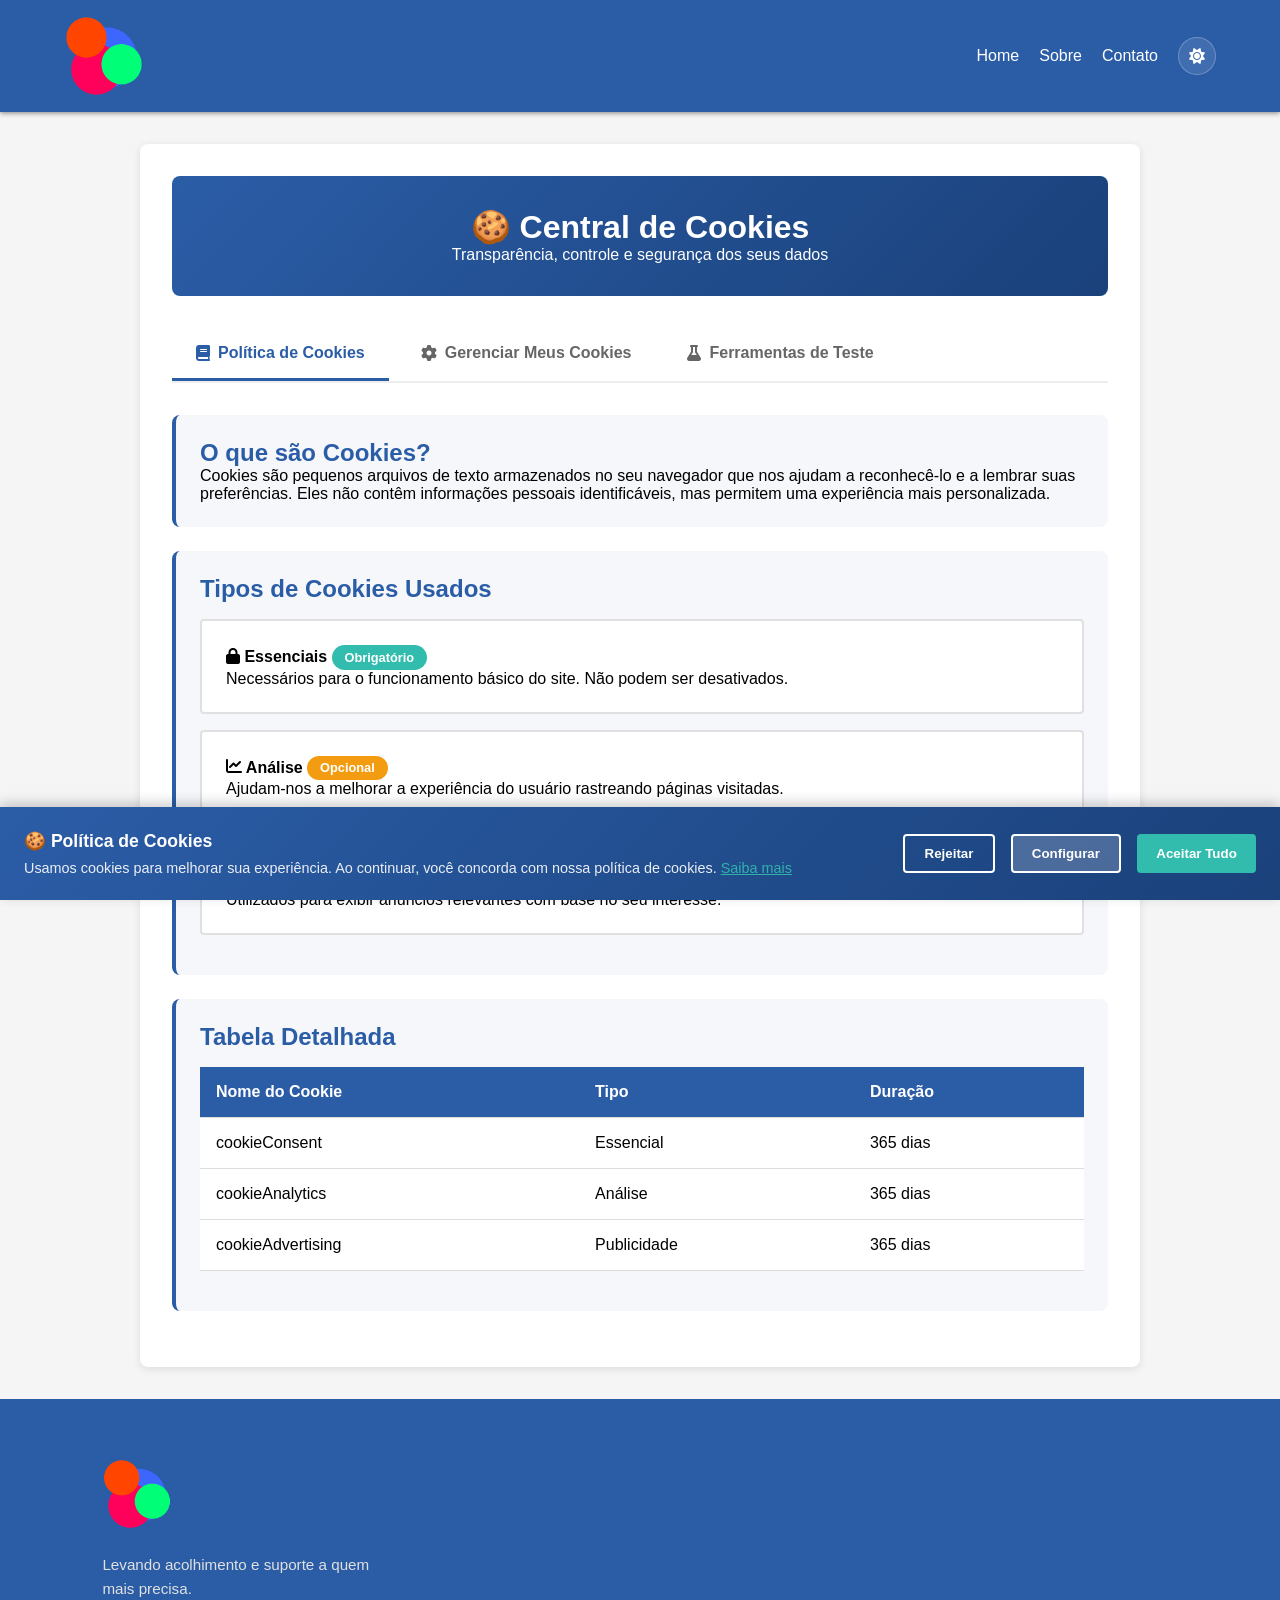
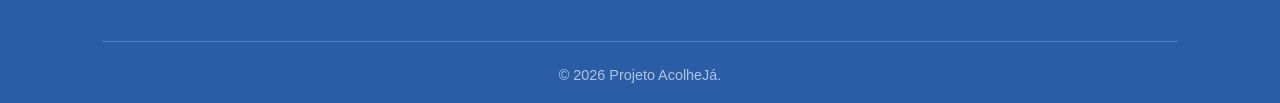
<file: cookies.html>
<!DOCTYPE html>
<html lang="pt-BR">
<head>
    <meta charset="UTF-8">
    <meta name="viewport" content="width=device-width, initial-scale=1.0">
    <title>AcolheJá - Central de Cookies</title>
    <link rel="stylesheet" href="style.css">
    <link rel="stylesheet" href="https://cdnjs.cloudflare.com/ajax/libs/font-awesome/6.0.0/css/all.min.css">
</head>
<body>
    <header class="navbar">
        <div class="logo-container">
            <a href="index.html"><img class="logo1" src="imagens/logo2.png" alt="AcolheJá Logo"></a>
        </div>
        <nav class="menu-navegacao">
            <a href="index.html">Home</a>
            <a href="sobre.html">Sobre</a>
            <a href="contato.html">Contato</a>
        </nav>
    </header>

    <main class="main-wrapper">
        <div class="unified-container">
            <div class="page-header">
                <h1>🍪 Central de Cookies</h1>
                <p>Transparência, controle e segurança dos seus dados</p>
            </div>

            <!-- NAVEGAÇÃO DAS ABAS -->
            <div class="tab-buttons">
                <button class="tab-btn active" onclick="abrirAbaCookies(event, 'aba-politica')">
                    <i class="fas fa-book"></i> Política de Cookies
                </button>
                <button class="tab-btn" onclick="abrirAbaCookies(event, 'aba-gerenciar')">
                    <i class="fas fa-cog"></i> Gerenciar Meus Cookies
                </button>
                <button class="tab-btn" onclick="abrirAbaCookies(event, 'aba-teste')">
                    <i class="fas fa-flask"></i> Ferramentas de Teste
                </button>
            </div>

            <!-- ABA 1: POLÍTICA -->
            <div id="aba-politica" class="tab-content active">
                <div class="section-cookies">
                    <h2>O que são Cookies?</h2>
                    <p>Cookies são pequenos arquivos de texto armazenados no seu navegador que nos ajudam a reconhecê-lo e a lembrar suas preferências. Eles não contêm informações pessoais identificáveis, mas permitem uma experiência mais personalizada.</p>
                </div>

                <div class="section-cookies">
                    <h2>Tipos de Cookies Usados</h2>
                    <div class="cookie-type">
                        <h4><i class="fas fa-lock"></i> Essenciais <span class="cookie-badge">Obrigatório</span></h4>
                        <p>Necessários para o funcionamento básico do site. Não podem ser desativados.</p>
                    </div>
                    <div class="cookie-type">
                        <h4><i class="fas fa-chart-line"></i> Análise <span class="cookie-badge optional">Opcional</span></h4>
                        <p>Ajudam-nos a melhorar a experiência do usuário rastreando páginas visitadas.</p>
                    </div>
                    <div class="cookie-type">
                        <h4><i class="fas fa-bullhorn"></i> Publicidade <span class="cookie-badge optional">Opcional</span></h4>
                        <p>Utilizados para exibir anúncios relevantes com base no seu interesse.</p>
                    </div>
                </div>

                <div class="section-cookies">
                    <h2>Tabela Detalhada</h2>
                    <table class="table-cookies">
                        <thead>
                            <tr><th>Nome do Cookie</th><th>Tipo</th><th>Duração</th></tr>
                        </thead>
                        <tbody>
                            <tr><td>cookieConsent</td><td>Essencial</td><td>365 dias</td></tr>
                            <tr><td>cookieAnalytics</td><td>Análise</td><td>365 dias</td></tr>
                            <tr><td>cookieAdvertising</td><td>Publicidade</td><td>365 dias</td></tr>
                        </tbody>
                    </table>
                </div>
            </div>

            <!-- ABA 2: GERENCIAR -->
            <div id="aba-gerenciar" class="tab-content">
                <div class="section-cookies">
                    <h2>📊 Suas Estatísticas Locais</h2>
                    <div class="stats-cookies">
                        <div class="stat-card-cookies">
                            <div style="font-size: 2rem; color: #2b5da7; font-weight: bold;" id="totalCookies">0</div>
                            <div style="color: #666;">Total de Cookies</div>
                        </div>
                        <div class="stat-card-cookies">
                            <div style="font-size: 2rem; color: #2b5da7; font-weight: bold;" id="essentialCookies">0</div>
                            <div style="color: #666;">Essenciais</div>
                        </div>
                    </div>
                    <button class="btn-cookies primary" onclick="abrirModalConfiguracaoCookies()" style="margin-top: 1rem;">
                        <i class="fas fa-sliders-h"></i> Alterar Preferências (LGPD)
                    </button>
                </div>

                <div class="section-cookies">
                    <h2>🍪 Cookies Salvos no seu Navegador</h2>
                    <div class="alert-cookies info">Aqui você tem visibilidade total dos dados armazenados localmente.</div>
                    <div id="cookiesList"></div>
                    
                    <div style="margin-top: 2rem; display: flex; gap: 1rem; flex-wrap: wrap;">
                        <button class="btn-cookies secondary" onclick="exibirCookiesPainel()"><i class="fas fa-sync"></i> Recarregar Lista</button>
                        <button class="btn-cookies danger" onclick="confirmarLimparTodos()"><i class="fas fa-trash"></i> Limpar Tudo</button>
                    </div>
                </div>
            </div>

            <!-- ABA 3: TESTES (Desenvolvedor) -->
            <div id="aba-teste" class="tab-content">
                <div class="alert-cookies info">
                    <strong>Área de Testes:</strong> Use estas ferramentas para validar o funcionamento do <code>CookieManager</code>.
                </div>

                <div class="section-cookies">
                    <h2>1️⃣ Criar um Cookie Manualmente</h2>
                    <div class="form-group-cookies">
                        <input type="text" id="testCookieName" placeholder="Nome do Cookie (ex: tema)">
                    </div>
                    <div class="form-group-cookies">
                        <input type="text" id="testCookieValue" placeholder="Valor (ex: escuro)">
                    </div>
                    <button class="btn-cookies secondary" onclick="criarCookieTeste()">Criar Cookie</button>
                </div>

                <div class="section-cookies">
                    <h2>2️⃣ Status do Consentimento</h2>
                    <div id="consentOutput" style="background: white; padding: 1rem; border: 1px solid #ddd;"></div>
                    <button class="btn-cookies primary" onclick="verificarConsentimentoPainel()" style="margin-top: 1rem;">Verificar Status Atual</button>
                </div>
            </div>

        </div>
    </main>

    <footer class="site-footer">
        <div class="footer-content">
            <div class="footer-logo-info">
                <img src="imagens/logo2.png" alt="AcolheJá Logo" class="footer-logo">
                <p>Levando acolhimento e suporte a quem mais precisa.</p>
            </div>
        </div>
        <div class="footer-bottom"><p>&copy; 2026 Projeto AcolheJá.</p></div>
    </footer>

    <script src="javaScript.js"></script>
</body>
</html>
</file>
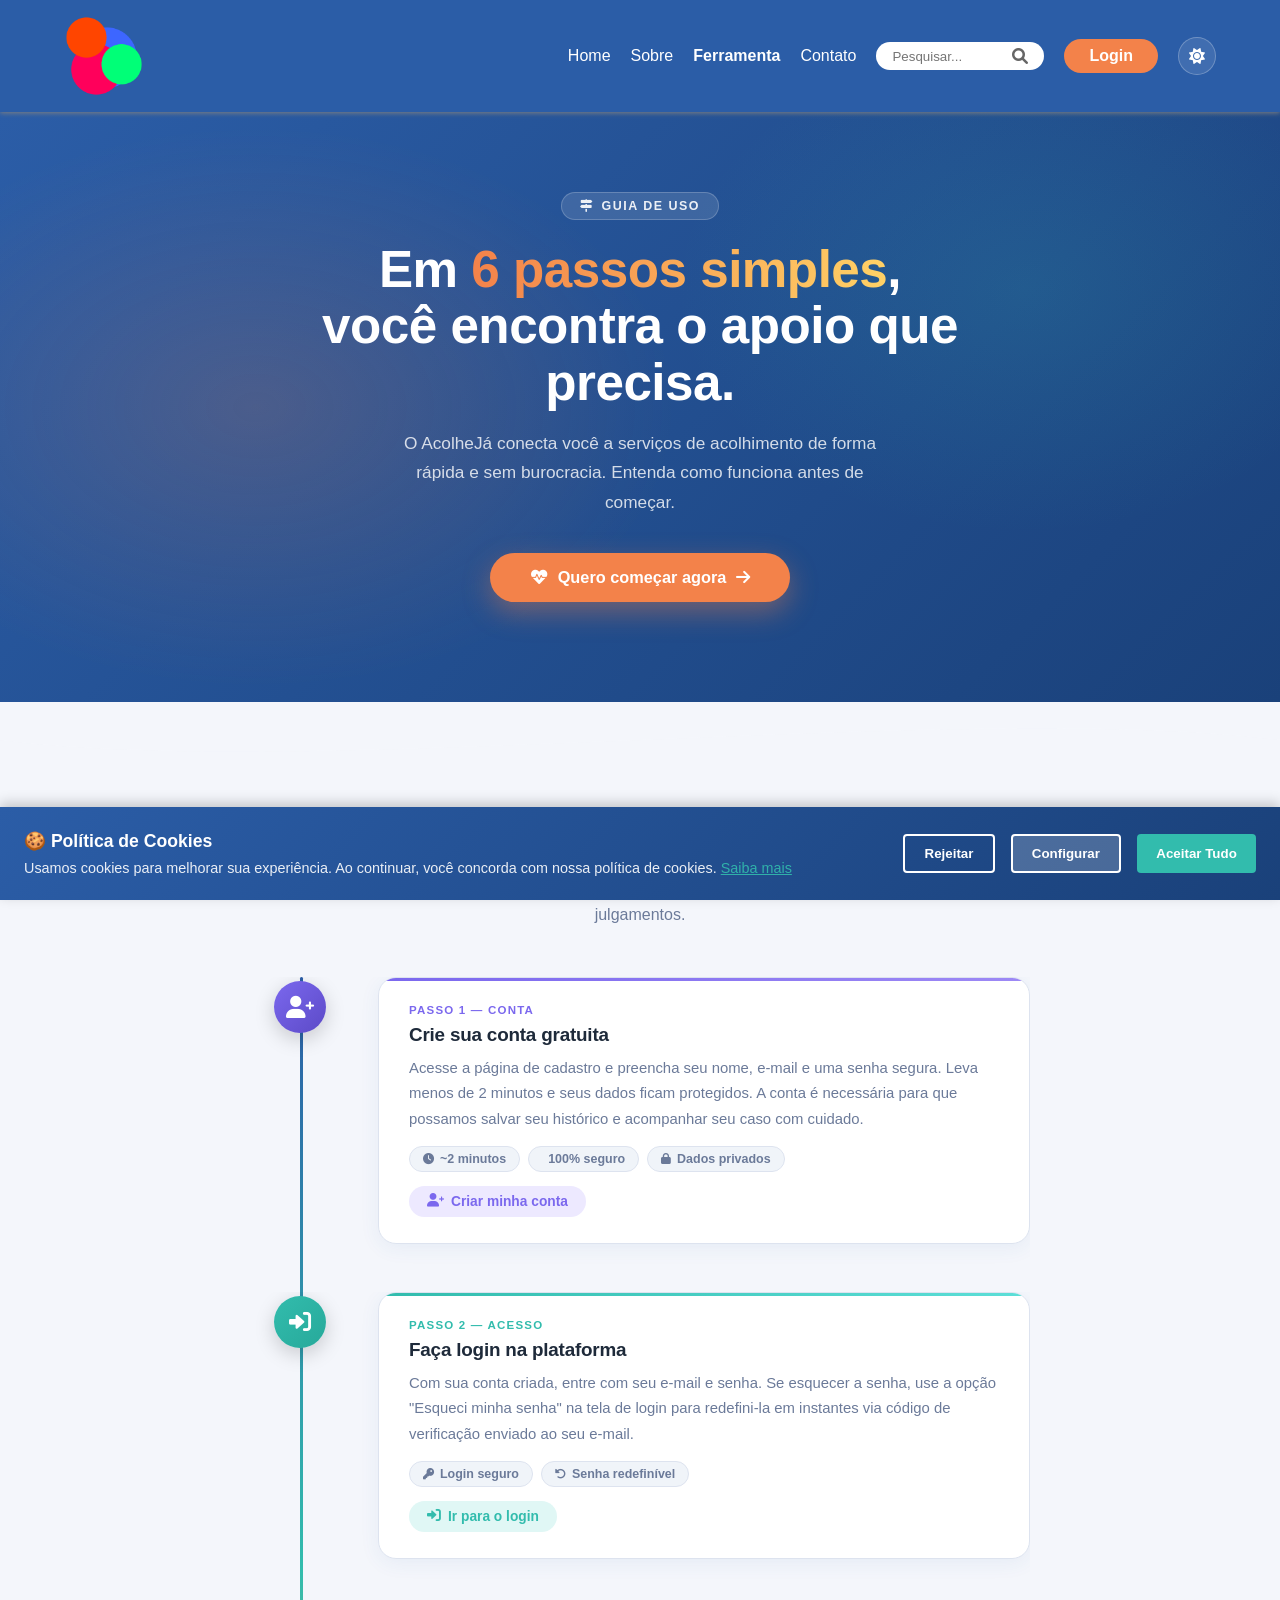
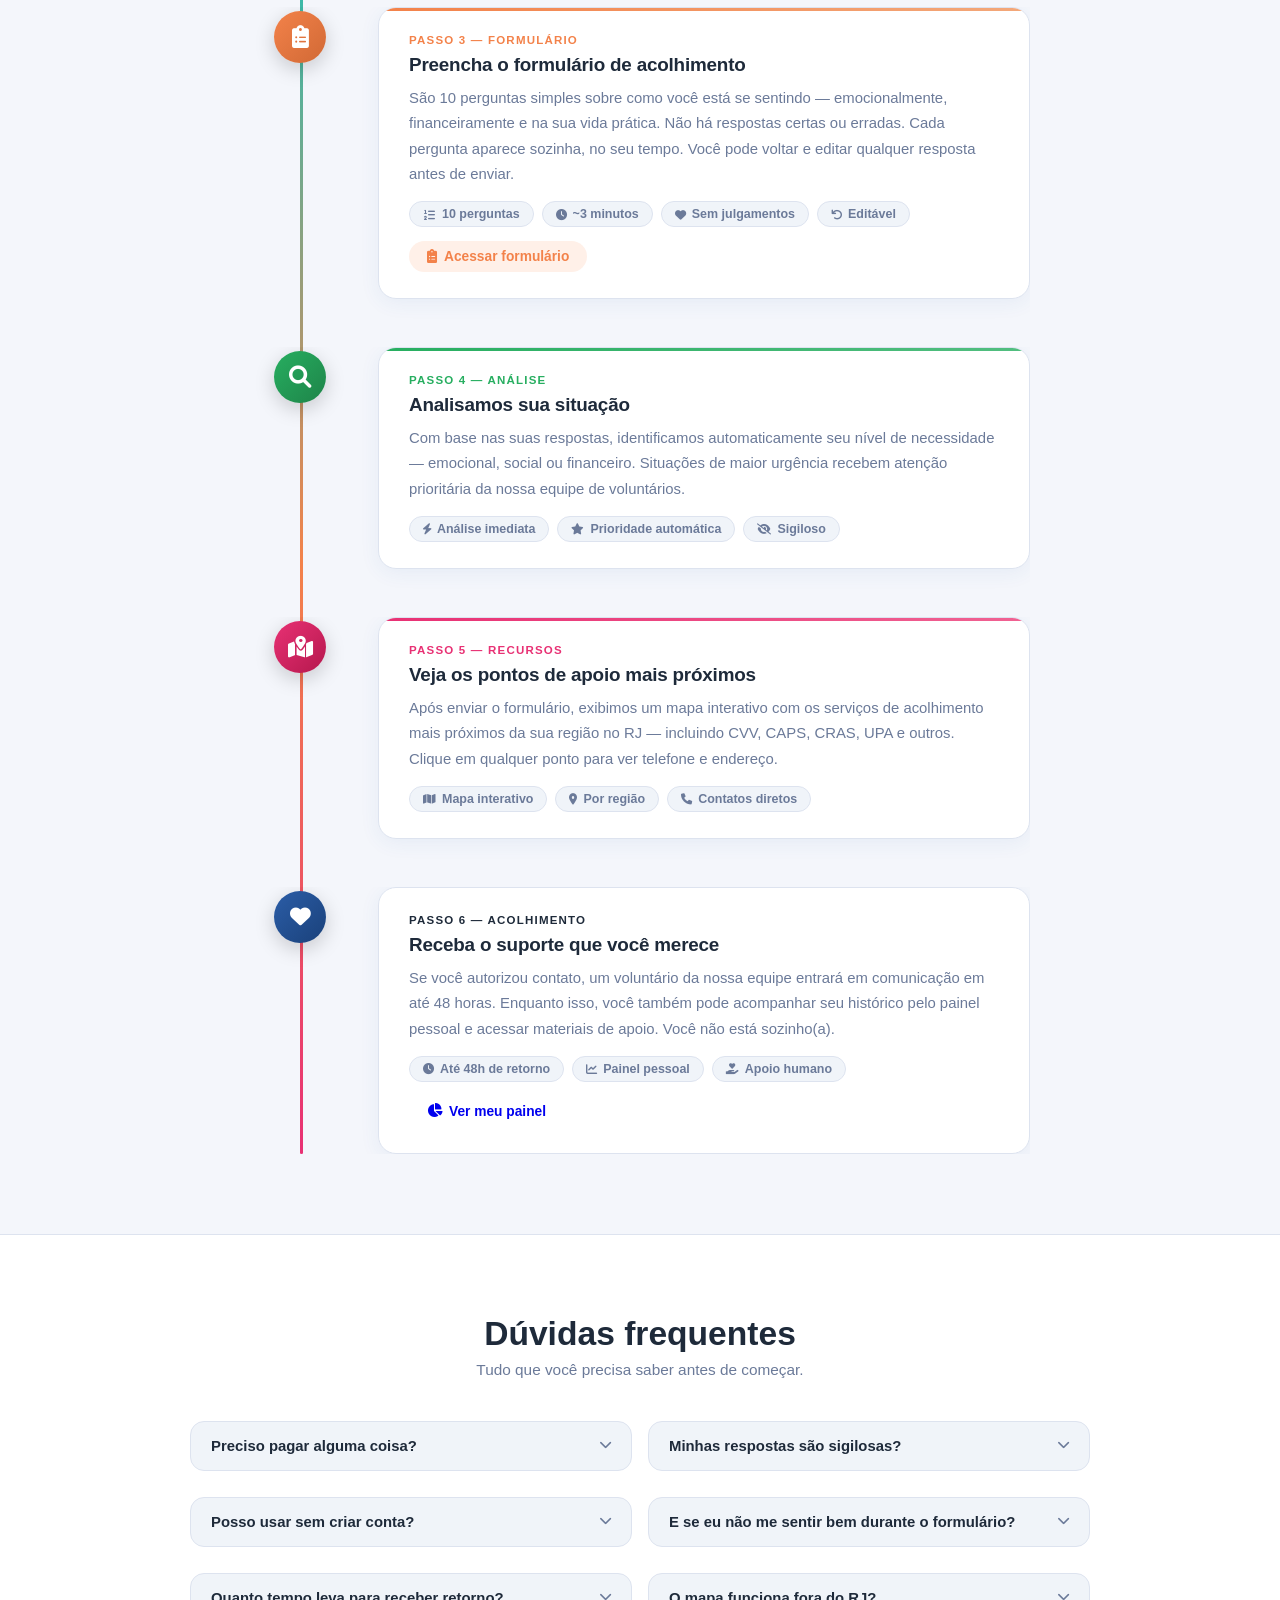
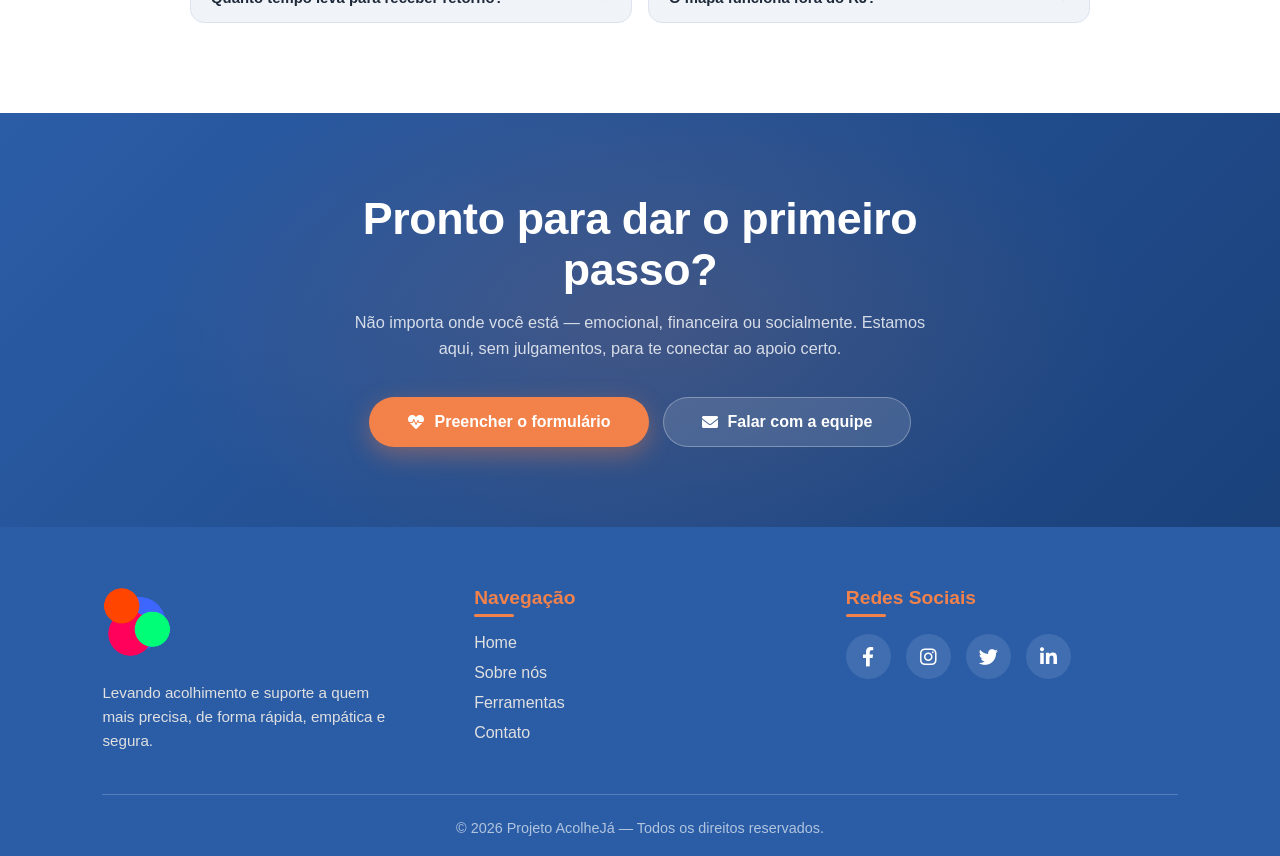
<file: ferramenta.html>
<!doctype html>
<html lang="pt-BR">
  <head>
    <meta charset="UTF-8" />
    <meta name="viewport" content="width=device-width, initial-scale=1.0" />
    <title>AcolheJá — Como Funciona</title>
    <link rel="stylesheet" href="style.css" />
    <link
      rel="stylesheet"
      href="https://cdnjs.cloudflare.com/ajax/libs/font-awesome/6.0.0/css/all.min.css"
    />
    <script src="javaScript.js" defer></script>

    <style>
      /* ================================================================
       FERRAMENTA.HTML — Como usar o AcolheJá
       Design original com cores e trilha de passos
    ================================================================ */

      /* ── Variáveis do Design Original ────────────────────────────── */
      :root {
        --blue: #2b5da7;
        --blue-dk: #1a417a;
        --orange: #f3824a;
        --teal: #32bcad;
        --pink: #e83174;
        --green: #27ae60;
        --bg: #f4f6fb;
        --surface: #ffffff;
        --surf2: #f0f4f9;
        --text: #1e2a3a;
        --muted: #6b7a99;
        --border: #dde3ef;
      }
      [data-theme="dark"] {
        --bg: #0f1117;
        --surface: #1a1d27;
        --surf2: #23273a;
        --text: #e8ecf4;
        --muted: #8b95b0;
        --border: #2d3148;
      }

      body.ferramenta-page {
        background: var(--bg);
        color: var(--text);
        font-family: "Segoe UI", Tahoma, Geneva, Verdana, sans-serif;
        overflow-x: clip;
        overflow-anchor: auto;
      }

      /* ── HERO ──────────────────────────────────────────────────── */
      .ft-hero {
        background: linear-gradient(
          135deg,
          var(--blue) 0%,
          var(--blue-dk) 100%
        );
        padding: 80px 8% 100px;
        text-align: center;
        position: relative;
        overflow: hidden;
      }
      .ft-hero::before {
        content: "";
        position: absolute;
        inset: 0;
        background:
          radial-gradient(
            ellipse 600px 400px at 20% 50%,
            rgba(243, 130, 74, 0.18) 0%,
            transparent 70%
          ),
          radial-gradient(
            ellipse 500px 350px at 80% 30%,
            rgba(50, 188, 173, 0.14) 0%,
            transparent 70%
          );
      }
      .ft-hero-inner {
        position: relative;
        z-index: 1;
        max-width: 680px;
        margin: 0 auto;
      }

      .ft-eyebrow {
        display: inline-flex;
        align-items: center;
        gap: 8px;
        background: rgba(255, 255, 255, 0.12);
        border: 1px solid rgba(255, 255, 255, 0.2);
        padding: 6px 18px;
        border-radius: 50px;
        font-size: 0.78rem;
        font-weight: 700;
        letter-spacing: 1.5px;
        text-transform: uppercase;
        color: rgba(255, 255, 255, 0.9);
        margin-bottom: 22px;
      }
      .ft-hero h1 {
        font-size: clamp(2.2rem, 5vw, 3.2rem);
        font-weight: 900;
        color: #fff;
        line-height: 1.1;
        margin-bottom: 18px;
        letter-spacing: -0.5px;
      }
      .ft-hero h1 em {
        font-style: normal;
        background: linear-gradient(90deg, var(--orange), #ffd166);
        -webkit-background-clip: text;
        -webkit-text-fill-color: transparent;
        background-clip: text;
      }
      .ft-hero p {
        font-size: 1.08rem;
        color: rgba(255, 255, 255, 0.8);
        line-height: 1.7;
        max-width: 520px;
        margin: 0 auto 36px;
      }
      .ft-hero-cta {
        display: inline-flex;
        align-items: center;
        gap: 10px;
        background: var(--orange);
        color: white;
        padding: 15px 40px;
        border-radius: 50px;
        font-size: 1.02rem;
        font-weight: 800;
        text-decoration: none;
        box-shadow: 0 10px 28px rgba(243, 130, 74, 0.4);
        transition: all 0.3s ease;
      }
      .ft-hero-cta:hover {
        transform: translateY(-3px);
        box-shadow: 0 16px 36px rgba(243, 130, 74, 0.5);
        gap: 16px;
      }

      .ft-wave {
        display: block;
        width: 100%;
        margin-top: -2px;
        line-height: 0;
      }
      .ft-wave svg {
        width: 100%;
        height: 60px;
        display: block;
      }

      /* ── TRILHA DE PASSOS ───────────────────────────────────────── */
      .ft-steps-section {
        background: var(--bg);
        padding: 0 8% 80px;
      }

      .ft-steps-header {
        text-align: center;
        padding: 60px 0 50px;
      }
      .ft-steps-header h2 {
        font-size: clamp(1.6rem, 3.5vw, 2.4rem);
        font-weight: 900;
        color: var(--text);
        margin-bottom: 12px;
        letter-spacing: -0.3px;
      }
      .ft-steps-header h2 span {
        color: var(--blue);
      }
      [data-theme="dark"] .ft-steps-header h2 span {
        color: #7aa8f7;
      }
      .ft-steps-header p {
        font-size: 1rem;
        color: var(--muted);
        max-width: 460px;
        margin: 0 auto;
        line-height: 1.6;
      }

      .ft-trail {
        display: flex;
        flex-direction: column;
        max-width: 780px;
        margin: 0 auto;
        position: relative;
      }

      .ft-trail::before {
        content: "";
        position: absolute;
        left: 50px;
        top: 0;
        bottom: 0;
        width: 3px;
        background: linear-gradient(
          to bottom,
          var(--blue),
          var(--teal),
          var(--orange),
          var(--pink)
        );
        border-radius: 3px;
        opacity: 0.25;
      }
      [data-theme="dark"] .ft-trail::before {
        opacity: 0.15;
      }

      /* Evita que transições globais causem o "escorregão" no scroll */
      .ft-bubble-num,
      .ft-detail-pill,
      .ft-step-link {
        transition: none !important;
      }

      .ft-trail .ft-trail-progress {
        transition: transform 1.5s ease-out !important;
      }

      .ft-trail .ft-step {
        transition:
          opacity 0.5s ease-out,
          transform 0.5s ease-out !important;
      }
      .ft-trail-progress {
        position: absolute;
        left: 50px;
        top: 0;
        width: 3px;
        height: 100%;
        background: linear-gradient(
          to bottom,
          var(--blue),
          var(--teal),
          var(--orange),
          var(--pink)
        );
        border-radius: 3px;
        z-index: 1;
        transform: scaleY(0);
        transform-origin: top center;
        will-change: transform;
      }
      .ft-trail-progress.animado {
        transform: scaleY(1);
        will-change: auto;
      }

      .ft-step {
        display: grid;
        grid-template-columns: 100px 1fr;
        gap: 0 28px;
        align-items: flex-start;
        padding-bottom: 48px;
        position: relative;
        z-index: 2;
        opacity: 0;
        transform: translate3d(0, 24px, 0);
        contain: layout style paint;
      }
      .ft-step:last-child {
        padding-bottom: 0;
      }

      .ft-step.visivel {
        opacity: 1 !important;
        transform: translate3d(0, 0, 0) !important;
      }

      .ft-step-bubble {
        display: flex;
        flex-direction: column;
        align-items: center;
        padding-top: 4px;
        position: relative;
        z-index: 2;
      }
      .ft-bubble-num {
        width: 52px;
        height: 52px;
        border-radius: 50%;
        display: flex;
        align-items: center;
        justify-content: center;
        font-size: 1.4rem;
        font-weight: 900;
        color: white;
        box-shadow: 0 6px 20px rgba(0, 0, 0, 0.18);
        flex-shrink: 0;
        position: relative;
        transition: transform 0.3s ease !important;
      }
      .ft-step:hover .ft-bubble-num {
        transform: scale(1.12) rotate(-5deg) !important;
      }

      .ft-bubble-num::after {
        content: "";
        position: absolute;
        inset: -6px;
        border-radius: 50%;
        border: 2px solid currentColor;
        opacity: 0;
        animation: none;
      }
      .ft-step.visivel .ft-bubble-num::after {
        animation: pulsoBolha 2.5s ease-in-out infinite;
      }
      @keyframes pulsoBolha {
        0%,
        100% {
          opacity: 0;
          transform: scale(1);
        }
        50% {
          opacity: 0.22;
          transform: scale(1.3);
        }
      }

      /* cores por passo */
      .ft-step:nth-child(1) .ft-bubble-num {
        background: linear-gradient(135deg, var(--blue), var(--blue-dk));
      }
      .ft-step:nth-child(2) .ft-bubble-num {
        background: linear-gradient(135deg, #7b68ee, #5c4ac7);
      }
      .ft-step:nth-child(3) .ft-bubble-num {
        background: linear-gradient(135deg, var(--teal), #27a99a);
      }
      .ft-step:nth-child(4) .ft-bubble-num {
        background: linear-gradient(135deg, var(--orange), #d16935);
      }
      .ft-step:nth-child(5) .ft-bubble-num {
        background: linear-gradient(135deg, var(--green), #1e8449);
      }
      .ft-step:nth-child(6) .ft-bubble-num {
        background: linear-gradient(135deg, var(--pink), #b5184d);
      }

      .ft-step:nth-child(1) .ft-bubble-num {
        color: #7aa8f7;
      }
      .ft-step:nth-child(2) .ft-bubble-num {
        color: #c4b5ff;
      }
      .ft-step:nth-child(3) .ft-bubble-num {
        color: #80ded8;
      }
      .ft-step:nth-child(4) .ft-bubble-num {
        color: #ffc2a0;
      }
      .ft-step:nth-child(5) .ft-bubble-num {
        color: #82e0aa;
      }
      .ft-step:nth-child(6) .ft-bubble-num {
        color: #f48fb1;
      }
      .ft-bubble-num i {
        color: white !important;
        -webkit-text-fill-color: white;
      }
      .ft-bubble-num::after {
        color: inherit;
      }

      .ft-step-body {
        background: var(--surface);
        border: 1px solid var(--border);
        border-radius: 18px;
        padding: 26px 30px;
        box-shadow: 0 4px 20px rgba(43, 93, 167, 0.07);
        position: relative;
        overflow: hidden;
        transition:
          transform 0.3s ease,
          box-shadow 0.3s ease !important;
      }
      .ft-step-body::before {
        content: "";
        position: absolute;
        top: 0;
        left: 0;
        right: 0;
        height: 3px;
        border-radius: 18px 18px 0 0;
      }
      .ft-step:nth-child(1) .ft-step-body::before {
        background: linear-gradient(90deg, var(--blue), #4a7fd4);
      }
      .ft-step:nth-child(2) .ft-step-body::before {
        background: linear-gradient(90deg, #7b68ee, #9d89f5);
      }
      .ft-step:nth-child(3) .ft-step-body::before {
        background: linear-gradient(90deg, var(--teal), #5ddfd8);
      }
      .ft-step:nth-child(4) .ft-step-body::before {
        background: linear-gradient(90deg, var(--orange), #f3a87a);
      }
      .ft-step:nth-child(5) .ft-step-body::before {
        background: linear-gradient(90deg, var(--green), #52be80);
      }
      .ft-step:nth-child(6) .ft-step-body::before {
        background: linear-gradient(90deg, var(--pink), #f06292);
      }

      .ft-step-body:hover {
        box-shadow: 0 12px 36px rgba(43, 93, 167, 0.14) !important;
        transform: translateX(6px) !important;
      }
      [data-theme="dark"] .ft-step-body {
        box-shadow: 0 4px 20px rgba(0, 0, 0, 0.28);
      }
      [data-theme="dark"] .ft-step-body:hover {
        box-shadow: 0 12px 36px rgba(0, 0, 0, 0.42) !important;
      }

      .ft-step-tag {
        font-size: 0.72rem;
        font-weight: 700;
        letter-spacing: 1.2px;
        text-transform: uppercase;
        margin-bottom: 8px;
        display: block;
      }
      .ft-step:nth-child(1) .ft-step-tag {
        color: var(--blue);
      }
      .ft-step:nth-child(2) .ft-step-tag {
        color: #7b68ee;
      }
      .ft-step:nth-child(3) .ft-step-tag {
        color: var(--teal);
      }
      .ft-step:nth-child(4) .ft-step-tag {
        color: var(--orange);
      }
      .ft-step:nth-child(5) .ft-step-tag {
        color: var(--green);
      }
      .ft-step:nth-child(6) .ft-step-tag {
        color: var(--pink);
      }

      .ft-step-title {
        font-size: 1.18rem;
        font-weight: 800;
        color: var(--text);
        margin-bottom: 10px;
        letter-spacing: -0.2px;
      }
      .ft-step-desc {
        font-size: 0.93rem;
        color: var(--muted);
        line-height: 1.7;
        margin-bottom: 0;
      }

      .ft-step-details {
        display: flex;
        flex-wrap: wrap;
        gap: 8px;
        margin-top: 14px;
      }
      .ft-detail-pill {
        display: inline-flex;
        align-items: center;
        gap: 6px;
        background: var(--surf2);
        border: 1px solid var(--border);
        padding: 5px 13px;
        border-radius: 50px;
        font-size: 0.78rem;
        font-weight: 600;
        color: var(--muted);
      }
      .ft-detail-pill i {
        font-size: 0.7rem;
      }

      .ft-step-link {
        display: inline-flex;
        align-items: center;
        gap: 7px;
        font-size: 0.86rem;
        font-weight: 700;
        text-decoration: none;
        padding: 8px 18px;
        border-radius: 50px;
        margin-top: 14px;
        transition:
          transform 0.3s ease,
          filter 0.3s ease !important;
      }
      .ft-step:nth-child(1) .ft-step-link {
        background: #e8f0fc;
        color: var(--blue);
      }
      .ft-step:nth-child(2) .ft-step-link {
        background: #ede9ff;
        color: #7b68ee;
      }
      .ft-step:nth-child(3) .ft-step-link {
        background: #e0f7f5;
        color: var(--teal);
      }
      .ft-step:nth-child(4) .ft-step-link {
        background: #fff0e8;
        color: var(--orange);
      }
      .ft-step:nth-child(5) .ft-step-link {
        background: #e8f8ef;
        color: var(--green);
      }
      .ft-step:nth-child(6) .ft-step-link {
        background: #fce4ec;
        color: var(--pink);
      }

      [data-theme="dark"] .ft-step-link {
        filter: brightness(0.7) saturate(1.3);
      }
      .ft-step-link:hover {
        transform: translateX(4px) !important;
        filter: brightness(0.9) !important;
      }
      /* Correção do ícone do Passo 6 */
      .ft-bubble-acolhimento {
        background: linear-gradient(
          135deg,
          var(--blue),
          var(--blue-dk)
        ) !important;
        color: white;
      }

      .ft-bubble-acolhimento i {
        color: #fff !important;
        font-size: 1.3rem;
      }

      /* ── SEÇÃO FAQ RÁPIDO ───────────────────────────────────────── */
      .ft-faq-section {
        background: var(--surface);
        padding: 80px 8%;
        border-top: 1px solid var(--border);
      }
      .ft-faq-section h2 {
        text-align: center;
        font-size: clamp(1.5rem, 3vw, 2.1rem);
        font-weight: 900;
        color: var(--text);
        margin-bottom: 8px;
      }
      .ft-faq-section > p {
        text-align: center;
        color: var(--muted);
        font-size: 0.96rem;
        margin-bottom: 42px;
      }

      .faq-grid {
        display: grid;
        grid-template-columns: repeat(auto-fit, minmax(310px, 1fr));
        gap: 16px;
        max-width: 900px;
        margin: 0 auto;
      }

      .faq-item {
        background: var(--surf2);
        border: 1px solid var(--border);
        border-radius: 14px;
        overflow: hidden;
        transition: border-color 0.2s;
      }
      .faq-item:hover {
        border-color: var(--blue);
      }

      .faq-q {
        display: flex;
        align-items: center;
        justify-content: space-between;
        gap: 12px;
        padding: 16px 20px;
        cursor: pointer;
        font-size: 0.93rem;
        font-weight: 700;
        color: var(--text);
        user-select: none;
        background: none;
        border: none;
        width: 100%;
        text-align: left;
      }
      .faq-q i.faq-chevron {
        color: var(--muted);
        font-size: 0.8rem;
        flex-shrink: 0;
        transition: transform 0.3s ease;
      }
      .faq-item.aberto .faq-chevron {
        transform: rotate(180deg);
      }
      .faq-item.aberto {
        border-color: var(--blue);
      }
      .faq-item.aberto .faq-q {
        color: var(--blue);
      }
      [data-theme="dark"] .faq-item.aberto .faq-q {
        color: #7aa8f7;
      }

      .faq-a {
        max-height: 0;
        overflow: hidden;
        transition:
          max-height 0.4s cubic-bezier(0.22, 1, 0.36, 1),
          padding 0.3s ease;
        font-size: 0.88rem;
        color: var(--muted);
        line-height: 1.7;
        padding: 0 20px;
      }
      .faq-item.aberto .faq-a {
        max-height: 300px;
        padding: 0 20px 16px;
      }
      .faq-a a {
        color: var(--orange);
        font-weight: 700;
        text-decoration: none;
      }
      .faq-a a:hover {
        text-decoration: underline;
      }

      /* ── CTA FINAL ──────────────────────────────────────────────── */
      .ft-cta-section {
        background: linear-gradient(
          135deg,
          var(--blue) 0%,
          var(--blue-dk) 100%
        );
        padding: 80px 8%;
        text-align: center;
        position: relative;
        overflow: hidden;
      }
      .ft-cta-section::before {
        content: "";
        position: absolute;
        inset: 0;
        background: radial-gradient(
          ellipse 700px 400px at 50% 50%,
          rgba(243, 130, 74, 0.15) 0%,
          transparent 70%
        );
      }
      .ft-cta-section-inner {
        position: relative;
        z-index: 1;
        max-width: 580px;
        margin: 0 auto;
      }
      .ft-cta-section h2 {
        font-size: clamp(1.8rem, 4vw, 2.8rem);
        font-weight: 900;
        color: #fff;
        margin-bottom: 14px;
        letter-spacing: -0.4px;
      }
      .ft-cta-section p {
        font-size: 1.02rem;
        color: rgba(255, 255, 255, 0.8);
        line-height: 1.6;
        margin-bottom: 36px;
      }
      .ft-cta-btns {
        display: flex;
        flex-wrap: wrap;
        gap: 14px;
        justify-content: center;
      }
      .ft-cta-btn-primary {
        display: inline-flex;
        align-items: center;
        gap: 10px;
        background: var(--orange);
        color: white;
        padding: 15px 38px;
        border-radius: 50px;
        font-size: 1rem;
        font-weight: 800;
        text-decoration: none;
        box-shadow: 0 8px 24px rgba(243, 130, 74, 0.38);
        transition: all 0.3s ease;
      }
      .ft-cta-btn-primary:hover {
        transform: translateY(-3px);
        box-shadow: 0 14px 32px rgba(243, 130, 74, 0.5);
      }
      .ft-cta-btn-secondary {
        display: inline-flex;
        align-items: center;
        gap: 10px;
        background: rgba(255, 255, 255, 0.12);
        border: 1.5px solid rgba(255, 255, 255, 0.3);
        color: white;
        padding: 15px 38px;
        border-radius: 50px;
        font-size: 1rem;
        font-weight: 700;
        text-decoration: none;
        transition: all 0.3s ease;
      }
      .ft-cta-btn-secondary:hover {
        background: rgba(255, 255, 255, 0.22);
        transform: translateY(-2px);
      }

      /* ── Responsivo ─────────────────────────────────────────────── */
      @media (max-width: 640px) {
        .ft-hero {
          padding: 60px 6% 80px;
        }
        .ft-steps-section {
          padding: 0 5% 60px;
        }
        .ft-trail {
          max-width: 100%;
        }
        .ft-trail::before,
        .ft-trail-progress {
          left: 26px;
        }
        .ft-step {
          grid-template-columns: 60px 1fr;
          gap: 0 16px;
        }
        .ft-bubble-num {
          width: 40px;
          height: 40px;
          font-size: 1.1rem;
        }
        .ft-step-body {
          padding: 18px 18px;
        }
        .ft-step-title {
          font-size: 1.05rem;
        }
        .ft-faq-section {
          padding: 60px 5%;
        }
        .faq-grid {
          grid-template-columns: 1fr;
        }
        .ft-cta-section {
          padding: 60px 6%;
        }
        .ft-cta-btns {
          flex-direction: column;
          align-items: center;
        }
        .ft-cta-btn-primary,
        .ft-cta-btn-secondary {
          width: 100%;
          max-width: 300px;
          justify-content: center;
        }
      }

      @media (prefers-reduced-motion: reduce) {
        .ft-trail .ft-trail-progress,
        .ft-trail .ft-step,
        .ft-step-body,
        .ft-bubble-num {
          transition: none !important;
          animation: none !important;
        }
        .ft-trail-progress,
        .ft-step {
          opacity: 1;
          transform: none;
        }
        .ft-trail-progress.animado {
          transform: none;
        }
      }
    </style>
  </head>

  <body class="ferramenta-page">
    <script>
      (function () {
        var t = localStorage.getItem("acolheja_tema") || "light";
        document.documentElement.setAttribute("data-theme", t);
      })();
    </script>

    <header class="navbar">
      <div class="logo-container">
        <a href="index.html">
          <img class="logo1" src="imagens/logo2.png" alt="AcolheJá Logo" />
        </a>
      </div>
      <nav class="menu-navegacao" id="navMenu">
        <a href="index.html">Home</a>
        <a href="sobre.html">Sobre</a>
        <a href="ferramenta.html" style="font-weight: 800">Ferramenta</a>
        <a href="contato.html">Contato</a>
        <div class="search-box">
          <input
            type="search"
            placeholder="Pesquisar..."
            class="search-input"
          />
          <i class="fas fa-search"></i>
        </div>
        <a href="login.html" class="btn-login-nav">Login</a>
      </nav>
    </header>

    <section class="ft-hero">
      <div class="ft-hero-inner">
        <span class="ft-eyebrow">
          <i class="fas fa-map-signs"></i> Guia de uso
        </span>
        <h1>
          Em <em>6 passos simples</em>,<br />você encontra o apoio que precisa.
        </h1>
        <p>
          O AcolheJá conecta você a serviços de acolhimento de forma rápida e
          sem burocracia. Entenda como funciona antes de começar.
        </p>
        <a href="telaForm.html" class="ft-hero-cta">
          <i class="fas fa-heart-pulse"></i>
          Quero começar agora
          <i class="fas fa-arrow-right"></i>
        </a>
      </div>
    </section>

    <div class="ft-wave">
      <svg
        viewBox="0 0 1440 60"
        preserveAspectRatio="none"
        xmlns="http://www.w3.org/2000/svg"
      >
        <path
          d="M0,40 C360,80 1080,0 1440,40 L1440,60 L0,60 Z"
          fill="var(--bg)"
        />
      </svg>
    </div>

    <section class="ft-steps-section">
      <div class="ft-steps-header">
        <h2>O caminho até o <span>seu acolhimento</span></h2>
        <p>
          Cada passo foi pensado para ser simples, rápido e sem julgamentos.
        </p>
      </div>

      <div class="ft-trail" id="ftTrail">
        <div class="ft-trail-progress" id="trailProgress"></div>

        <div class="ft-step" data-delay="0">
          <div class="ft-step-bubble">
            <div class="ft-bubble-num">
              <i class="fas fa-user-plus"></i>
            </div>
          </div>
          <div class="ft-step-body">
            <span class="ft-step-tag">Passo 1 — Conta</span>
            <h3 class="ft-step-title">Crie sua conta gratuita</h3>
            <p class="ft-step-desc">
              Acesse a página de cadastro e preencha seu nome, e-mail e uma
              senha segura. Leva menos de 2 minutos e seus dados ficam
              protegidos. A conta é necessária para que possamos salvar seu
              histórico e acompanhar seu caso com cuidado.
            </p>
            <div class="ft-step-details">
              <span class="ft-detail-pill"
                ><i class="fas fa-clock"></i> ~2 minutos</span
              >
              <span class="ft-detail-pill"
                ><i class="fas fa-shield-halved"></i> 100% seguro</span
              >
              <span class="ft-detail-pill"
                ><i class="fas fa-lock"></i> Dados privados</span
              >
            </div>
            <a href="cadastro.html" class="ft-step-link">
              <i class="fas fa-user-plus"></i> Criar minha conta
            </a>
          </div>
        </div>

        <div class="ft-step" data-delay="120">
          <div class="ft-step-bubble">
            <div class="ft-bubble-num">
              <i class="fas fa-sign-in-alt"></i>
            </div>
          </div>
          <div class="ft-step-body">
            <span class="ft-step-tag">Passo 2 — Acesso</span>
            <h3 class="ft-step-title">Faça login na plataforma</h3>
            <p class="ft-step-desc">
              Com sua conta criada, entre com seu e-mail e senha. Se esquecer a
              senha, use a opção "Esqueci minha senha" na tela de login para
              redefini-la em instantes via código de verificação enviado ao seu
              e-mail.
            </p>
            <div class="ft-step-details">
              <span class="ft-detail-pill"
                ><i class="fas fa-key"></i> Login seguro</span
              >
              <span class="ft-detail-pill"
                ><i class="fas fa-rotate-left"></i> Senha redefinível</span
              >
            </div>
            <a href="login.html" class="ft-step-link">
              <i class="fas fa-sign-in-alt"></i> Ir para o login
            </a>
          </div>
        </div>

        <div class="ft-step" data-delay="240">
          <div class="ft-step-bubble">
            <div class="ft-bubble-num">
              <i class="fas fa-clipboard-list"></i>
            </div>
          </div>
          <div class="ft-step-body">
            <span class="ft-step-tag">Passo 3 — Formulário</span>
            <h3 class="ft-step-title">Preencha o formulário de acolhimento</h3>
            <p class="ft-step-desc">
              São 10 perguntas simples sobre como você está se sentindo —
              emocionalmente, financeiramente e na sua vida prática. Não há
              respostas certas ou erradas. Cada pergunta aparece sozinha, no seu
              tempo. Você pode voltar e editar qualquer resposta antes de
              enviar.
            </p>
            <div class="ft-step-details">
              <span class="ft-detail-pill"
                ><i class="fas fa-list-ol"></i> 10 perguntas</span
              >
              <span class="ft-detail-pill"
                ><i class="fas fa-clock"></i> ~3 minutos</span
              >
              <span class="ft-detail-pill"
                ><i class="fas fa-heart"></i> Sem julgamentos</span
              >
              <span class="ft-detail-pill"
                ><i class="fas fa-undo"></i> Editável</span
              >
            </div>
            <a href="telaForm.html" class="ft-step-link">
              <i class="fas fa-clipboard-list"></i> Acessar formulário
            </a>
          </div>
        </div>

        <div class="ft-step" data-delay="360">
          <div class="ft-step-bubble">
            <div class="ft-bubble-num">
              <i class="fa-solid fa-magnifying-glass"></i>
            </div>
          </div>
          <div class="ft-step-body">
            <span class="ft-step-tag">Passo 4 — Análise</span>
            <h3 class="ft-step-title">Analisamos sua situação</h3>
            <p class="ft-step-desc">
              Com base nas suas respostas, identificamos automaticamente seu
              nível de necessidade — emocional, social ou financeiro. Situações
              de maior urgência recebem atenção prioritária da nossa equipe de
              voluntários.
            </p>
            <div class="ft-step-details">
              <span class="ft-detail-pill"
                ><i class="fas fa-bolt"></i> Análise imediata</span
              >
              <span class="ft-detail-pill"
                ><i class="fas fa-star"></i> Prioridade automática</span
              >
              <span class="ft-detail-pill"
                ><i class="fas fa-eye-slash"></i> Sigiloso</span
              >
            </div>
          </div>
        </div>

        <div class="ft-step" data-delay="480">
          <div class="ft-step-bubble">
            <div class="ft-bubble-num">
              <i class="fas fa-map-location-dot"></i>
            </div>
          </div>
          <div class="ft-step-body">
            <span class="ft-step-tag">Passo 5 — Recursos</span>
            <h3 class="ft-step-title">Veja os pontos de apoio mais próximos</h3>
            <p class="ft-step-desc">
              Após enviar o formulário, exibimos um mapa interativo com os
              serviços de acolhimento mais próximos da sua região no RJ —
              incluindo CVV, CAPS, CRAS, UPA e outros. Clique em qualquer ponto
              para ver telefone e endereço.
            </p>
            <div class="ft-step-details">
              <span class="ft-detail-pill"
                ><i class="fas fa-map"></i> Mapa interativo</span
              >
              <span class="ft-detail-pill"
                ><i class="fas fa-location-dot"></i> Por região</span
              >
              <span class="ft-detail-pill"
                ><i class="fas fa-phone"></i> Contatos diretos</span
              >
            </div>
          </div>
        </div>

        <div class="ft-step" data-delay="600">
          <div class="ft-step-bubble">
            <div class="ft-bubble-num ft-bubble-acolhimento">
              <i class="fas fa-heart"></i>
            </div>
          </div>
          <div class="ft-step-body">
            <span class="ft-step-tag">Passo 6 — Acolhimento</span>
            <h3 class="ft-step-title">Receba o suporte que você merece</h3>
            <p class="ft-step-desc">
              Se você autorizou contato, um voluntário da nossa equipe entrará
              em comunicação em até 48 horas. Enquanto isso, você também pode
              acompanhar seu histórico pelo painel pessoal e acessar materiais
              de apoio. Você não está sozinho(a).
            </p>
            <div class="ft-step-details">
              <span class="ft-detail-pill"
                ><i class="fas fa-clock"></i> Até 48h de retorno</span
              >
              <span class="ft-detail-pill"
                ><i class="fas fa-chart-line"></i> Painel pessoal</span
              >
              <span class="ft-detail-pill"
                ><i class="fas fa-hand-holding-heart"></i> Apoio humano</span
              >
            </div>
            <a href="painel.html" class="ft-step-link">
              <i class="fas fa-chart-pie"></i> Ver meu painel
            </a>
          </div>
        </div>
      </div>
    </section>

    <section class="ft-faq-section">
      <h2>Dúvidas frequentes</h2>
      <p>Tudo que você precisa saber antes de começar.</p>

      <div class="faq-grid">
        <div class="faq-item">
          <button class="faq-q" onclick="toggleFaq(this)">
            <span>Preciso pagar alguma coisa?</span>
            <i class="fas fa-chevron-down faq-chevron"></i>
          </button>
          <div class="faq-a">
            Não. O AcolheJá é 100% gratuito para quem busca apoio. Todos os
            serviços indicados — CVV, CAPS, CRAS e demais — também são gratuitos
            e públicos.
          </div>
        </div>

        <div class="faq-item">
          <button class="faq-q" onclick="toggleFaq(this)">
            <span>Minhas respostas são sigilosas?</span>
            <i class="fas fa-chevron-down faq-chevron"></i>
          </button>
          <div class="faq-a">
            Sim. Suas respostas são confidenciais e usadas apenas para
            identificar o melhor apoio para você. Nenhum dado é compartilhado
            com terceiros sem sua autorização.
          </div>
        </div>

        <div class="faq-item">
          <button class="faq-q" onclick="toggleFaq(this)">
            <span>Posso usar sem criar conta?</span>
            <i class="fas fa-chevron-down faq-chevron"></i>
          </button>
          <div class="faq-a">
            O formulário de acolhimento requer login para que possamos salvar
            seu histórico e garantir que nossos voluntários possam acompanhar
            seu caso com continuidade. O <a href="cadastro.html">cadastro</a> é
            rápido e gratuito.
          </div>
        </div>

        <div class="faq-item">
          <button class="faq-q" onclick="toggleFaq(this)">
            <span>E se eu não me sentir bem durante o formulário?</span>
            <i class="fas fa-chevron-down faq-chevron"></i>
          </button>
          <div class="faq-a">
            Você pode parar a qualquer momento. Se estiver em crise agora, ligue
            <strong>188</strong> (CVV) — disponível 24 horas, gratuito e
            sigiloso. Nossa equipe também pode entrar em contato se você
            autorizar no formulário.
          </div>
        </div>

        <div class="faq-item">
          <button class="faq-q" onclick="toggleFaq(this)">
            <span>Quanto tempo leva para receber retorno?</span>
            <i class="fas fa-chevron-down faq-chevron"></i>
          </button>
          <div class="faq-a">
            Se você autorizar contato no formulário, nossa equipe de voluntários
            retornará em até 48 horas úteis. Casos identificados como urgentes
            recebem prioridade.
          </div>
        </div>

        <div class="faq-item">
          <button class="faq-q" onclick="toggleFaq(this)">
            <span>O mapa funciona fora do RJ?</span>
            <i class="fas fa-chevron-down faq-chevron"></i>
          </button>
          <div class="faq-a">
            Por enquanto, o mapa de apoio cobre a região do Rio de Janeiro
            (Capital), Grande Niterói e Baixada Fluminense. Estamos expandindo
            para outras regiões em breve. Para todo o Brasil, o CVV (188) está
            disponível.
          </div>
        </div>
      </div>
    </section>

    <section class="ft-cta-section">
      <div class="ft-cta-section-inner">
        <h2>Pronto para dar o primeiro passo?</h2>
        <p>
          Não importa onde você está — emocional, financeira ou socialmente.
          Estamos aqui, sem julgamentos, para te conectar ao apoio certo.
        </p>
        <div class="ft-cta-btns">
          <a href="telaForm.html" class="ft-cta-btn-primary">
            <i class="fas fa-heart-pulse"></i>
            Preencher o formulário
          </a>
          <a href="contato.html" class="ft-cta-btn-secondary">
            <i class="fas fa-envelope"></i>
            Falar com a equipe
          </a>
        </div>
      </div>
    </section>

    <footer class="site-footer">
      <div class="footer-content">
        <div class="footer-logo-info">
          <img
            src="imagens/logo2.png"
            alt="AcolheJá Logo"
            class="footer-logo"
          />
          <p>
            Levando acolhimento e suporte a quem mais precisa, de forma rápida,
            empática e segura.
          </p>
        </div>
        <div class="footer-links">
          <h3>Navegação</h3>
          <ul>
            <li><a href="index.html">Home</a></li>
            <li><a href="sobre.html">Sobre nós</a></li>
            <li><a href="ferramenta.html">Ferramentas</a></li>
            <li><a href="contato.html">Contato</a></li>
          </ul>
        </div>
        <div class="footer-social">
          <h3>Redes Sociais</h3>
          <div class="social-icons">
            <a href="#" aria-label="Facebook"
              ><i class="fab fa-facebook-f"></i
            ></a>
            <a href="#" aria-label="Instagram"
              ><i class="fab fa-instagram"></i
            ></a>
            <a href="#" aria-label="Twitter"><i class="fab fa-twitter"></i></a>
            <a href="#" aria-label="LinkedIn"
              ><i class="fab fa-linkedin-in"></i
            ></a>
          </div>
        </div>
      </div>
      <div class="footer-bottom">
        <p>&copy; 2026 Projeto AcolheJá — Todos os direitos reservados.</p>
      </div>
    </footer>

    <script>
      /* ── FAQ toggle ── */
      function toggleFaq(btn) {
        const item = btn.closest(".faq-item");
        const aberto = item.classList.contains("aberto");
        document
          .querySelectorAll(".faq-item.aberto")
          .forEach((i) => i.classList.remove("aberto"));
        if (!aberto) item.classList.add("aberto");
      }

      /* ── Animação leve: sem atrasos artificiais que travam o scroll ── */
      function animarTrilha() {
        const steps = document.querySelectorAll(".ft-step");
        const linha = document.getElementById("trailProgress");
        const trail = document.getElementById("ftTrail");

        if (!steps.length) return;

        const stepObserver = new IntersectionObserver(
          (entries) => {
            entries.forEach((entry) => {
              if (!entry.isIntersecting) return;
              requestAnimationFrame(() =>
                entry.target.classList.add("visivel"),
              );
              stepObserver.unobserve(entry.target);
            });
          },
          {
            threshold: 0.12,
            rootMargin: "0px 0px -8% 0px",
          },
        );

        steps.forEach((step) => stepObserver.observe(step));

        if (linha && trail) {
          const linhaObserver = new IntersectionObserver(
            (entries) => {
              if (!entries[0].isIntersecting) return;
              requestAnimationFrame(() => linha.classList.add("animado"));
              linhaObserver.unobserve(trail);
            },
            { threshold: 0.08, rootMargin: "0px" },
          );

          linhaObserver.observe(trail);
        }
      }

      if (document.readyState === "loading") {
        document.addEventListener("DOMContentLoaded", animarTrilha);
      } else {
        animarTrilha();
      }
    </script>
  </body>
</html>
</file>
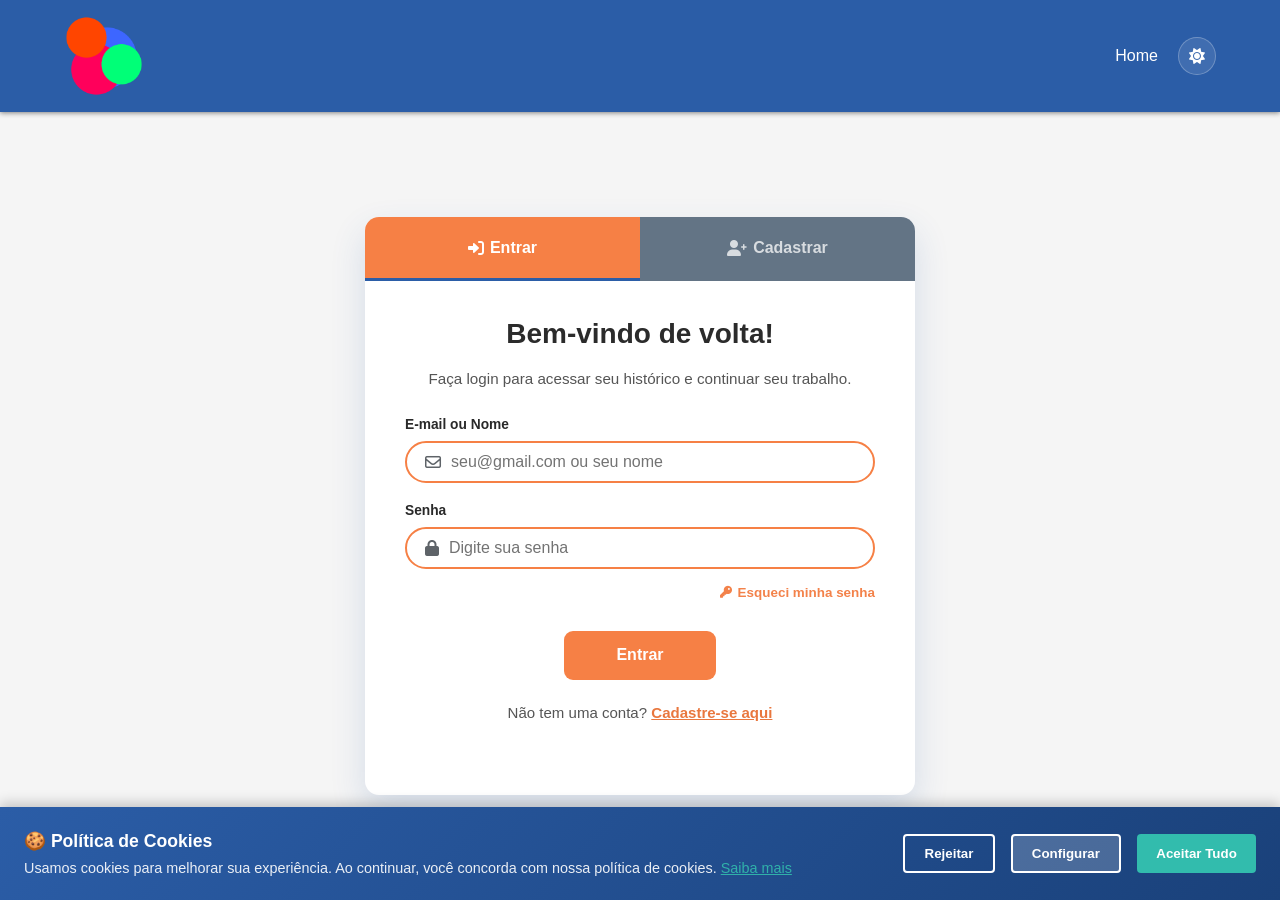
<file: login.html>
<!DOCTYPE html>
<html lang="pt-BR">
<head>
    <meta charset="UTF-8">
    <meta name="viewport" content="width=device-width, initial-scale=1.0">
    <title>AcolheJá - Login</title>
    <link rel="stylesheet" href="style.css">
    <link rel="stylesheet" href="https://cdnjs.cloudflare.com/ajax/libs/font-awesome/6.0.0/css/all.min.css">
    <style>
        /* ── Atalho "Esqueci minha senha" reimaginado ── */
        .esqueci-wrap {
            display: flex;
            justify-content: flex-end;
            margin: -8px 0 4px;
        }

        .link-esqueci-novo {
            display: inline-flex;
            align-items: center;
            gap: 6px;
            font-size: 0.84rem;
            font-weight: 700;
            color: #f3824a;
            text-decoration: none;
            padding: 4px 0;
            border-bottom: 1.5px solid transparent;
            transition: border-color 0.2s ease, color 0.2s ease;
        }

        .link-esqueci-novo:hover {
            color: #d16935;
            border-bottom-color: #d16935;
        }

        .link-esqueci-novo i {
            font-size: 0.75rem;
        }

        /* ── Banner de redirect (vindo do formulário sem login) ── */
        .banner-redirect {
            display: none;
            align-items: center;
            gap: 12px;
            background: linear-gradient(135deg, #fff8e8, #fff3e0);
            border: 1.5px solid #f3a000;
            border-radius: 12px;
            padding: 14px 18px;
            margin-bottom: 20px;
            font-size: 0.88rem;
            color: #6b4c00;
            animation: bannerSlide 0.4s ease both;
        }

        [data-theme="dark"] .banner-redirect {
            background: linear-gradient(135deg, #2a1a00, #1a1000);
            border-color: #f3a000;
            color: #ffcc66;
        }

        .banner-redirect i { color: #f3a000; font-size: 1.1rem; flex-shrink: 0; }

        @keyframes bannerSlide {
            from { opacity: 0; transform: translateY(-10px); }
            to   { opacity: 1; transform: translateY(0); }
        }

        /* ── Banner cadastro sucesso ── */
        .banner-success {
            display: none;
            align-items: center;
            gap: 12px;
            background: linear-gradient(135deg, #f0fff6, #e8fff2);
            border: 1.5px solid #27ae60;
            border-radius: 12px;
            padding: 14px 18px;
            margin-bottom: 20px;
            font-size: 0.88rem;
            color: #135c35;
            animation: bannerSlide 0.4s ease both;
        }
        [data-theme="dark"] .banner-success {
            background: linear-gradient(135deg, #0a2a17, #071a0f);
            border-color: #27ae60;
            color: #a3f0c5;
        }
        .banner-success i { color: #27ae60; font-size: 1.1rem; flex-shrink: 0; }

        /* ── Toast (reutilizado do cadastro) ── */
        #toast-container {
            position: fixed; top: 24px; right: 24px; z-index: 9999;
            display: flex; flex-direction: column; gap: 10px; pointer-events: none;
        }
        .toast {
            display: flex; align-items: flex-start; gap: 12px;
            min-width: 300px; max-width: 380px; padding: 14px 18px;
            border-radius: 14px; font-size: 0.875rem; font-weight: 500;
            line-height: 1.45; box-shadow: 0 8px 32px rgba(0,0,0,0.18);
            pointer-events: all;
            animation: toastIn 0.35s cubic-bezier(0.34,1.56,0.64,1) forwards;
            position: relative; overflow: hidden;
        }
        .toast::after {
            content: ''; position: absolute; bottom: 0; left: 0;
            height: 3px; background: rgba(255,255,255,0.45);
            animation: toastBar var(--toast-dur, 4s) linear forwards;
        }
        .toast.removing { animation: toastOut 0.3s ease forwards; }
        .toast--error   { background:#fff0f0; border:1.5px solid #f8bebe; color:#7a1a1a; }
        .toast--error .toast-icon { color: #e53935; }
        .toast--error::after { background: #e53935; opacity: 0.5; }
        .toast--success { background:#f0fff6; border:1.5px solid #b3e6c8; color:#135c35; }
        .toast--success .toast-icon { color: #27ae60; }
        .toast--success::after { background: #27ae60; opacity: 0.5; }
        [data-theme="dark"] .toast--error   { background:#2a0a0a; border-color:#6b2222; color:#ffb3b3; }
        [data-theme="dark"] .toast--success { background:#0a2a17; border-color:#1e6b42; color:#a3f0c5; }
        .toast-icon  { font-size:1.1rem; flex-shrink:0; margin-top:1px; }
        .toast-body  { flex:1; }
        .toast-title { font-weight:700; margin-bottom:2px; }
        .toast-msg   { opacity:0.85; }
        .toast-close { background:none; border:none; cursor:pointer; opacity:0.45;
                       font-size:0.85rem; padding:0; line-height:1; color:inherit;
                       flex-shrink:0; margin-top:1px; transition:opacity 0.15s; }
        .toast-close:hover { opacity:1; }
        @keyframes toastIn  { from{opacity:0;transform:translateX(60px) scale(0.9)} to{opacity:1;transform:translateX(0) scale(1)} }
        @keyframes toastOut { from{opacity:1;transform:translateX(0) scale(1)} to{opacity:0;transform:translateX(60px) scale(0.9)} }
        @keyframes toastBar { from{width:100%} to{width:0%} }
    </style>
</head>
<body>
    <!-- Aplica dark mode imediatamente -->
    <script>
        (function() {
            const t = localStorage.getItem('acolheja_tema') || 'light';
            document.documentElement.setAttribute('data-theme', t);
        })();
    </script>

    <!-- ── TOAST CONTAINER ── -->
    <div id="toast-container" role="alert" aria-live="assertive" aria-atomic="false"></div>

    <header class="navbar">
        <div class="logo-container">
            <a href="index.html">
                <img class="logo1" src="imagens/logo2.png" alt="AcolheJá Logo">
            </a>
        </div>
        <nav class="menu-navegacao">
            <a href="index.html">Home</a>
        </nav>
    </header>

    <main class="main-wrapper">
        <div class="auth-card">
            <div class="auth-tabs">
                <a href="login.html" class="tab-btn active"><i class="fas fa-sign-in-alt"></i> Entrar</a>
                <a href="cadastro.html" class="tab-btn inactive"><i class="fas fa-user-plus"></i> Cadastrar</a>
            </div>

            <div class="form-content">

                <!-- Banner: vindo do formulário sem estar logado -->
                <div class="banner-redirect" id="bannerRedirect">
                    <i class="fas fa-lock"></i>
                    <span>Para enviar o formulário de acolhimento, você precisa estar logado. Faça login abaixo.</span>
                </div>

                <!-- Banner: cadastro realizado com sucesso -->
                <div class="banner-success" id="bannerCadastro">
                    <i class="fas fa-circle-check"></i>
                    <span>🎉 Conta criada com sucesso! Faça login para continuar.</span>
                </div>

                <h2>Bem-vindo de volta!</h2>
                <p>Faça login para acessar seu histórico e continuar seu trabalho.</p>

                <form id="loginForm" novalidate>
                    <div class="input-container">
                        <label>E-mail ou Nome</label>
                        <div class="input-icon">
                            <i class="far fa-envelope"></i>
                            <input type="text" id="loginEmail" placeholder="seu@gmail.com ou seu nome" required>
                        </div>
                    </div>

                    <div class="input-container">
                        <label>Senha</label>
                        <div class="input-icon">
                            <i class="fas fa-lock"></i>
                            <input type="password" id="loginSenha" placeholder="Digite sua senha" required>
                            <i class="fas fa-eye" id="toggleLoginSenha" style="cursor:pointer; color:#b0b8c8; margin-left:8px;"></i>
                        </div>
                    </div>

                    <!-- Atalho para redefinir senha — mais visível e com ícone -->
                    <div class="esqueci-wrap">
                        <a href="senha.html" class="link-esqueci-novo">
                            <i class="fas fa-key"></i> Esqueci minha senha
                        </a>
                    </div>

                    <button type="submit" class="btn-primary" id="btnEntrar">Entrar</button>
                </form>

                <div class="footer-text">
                    <p>Não tem uma conta? <a href="cadastro.html">Cadastre-se aqui</a></p>
                </div>
            </div>
        </div>
    </main>

    <footer class="site-footer">
        <div class="footer-content">
            <div class="footer-logo-info">
                <img src="imagens/logo2.png" alt="AcolheJá Logo" class="footer-logo">
                <p>Levando acolhimento e suporte a quem mais precisa, de forma rápida, empática e segura.</p>
            </div>
            <div class="footer-links">
                <h3>Navegação</h3>
                <ul>
                    <li><a href="index.html">Home</a></li>
                    <li><a href="sobre.html">Sobre nós</a></li>
                    <li><a href="ferramenta.html">Ferramentas</a></li>
                    <li><a href="contato.html">Contato</a></li>
                </ul>
            </div>
            <div class="footer-social">
                <h3>Redes Sociais</h3>
                <div class="social-icons">
                    <a href="#" aria-label="Facebook"><i class="fab fa-facebook-f"></i></a>
                    <a href="#" aria-label="Instagram"><i class="fab fa-instagram"></i></a>
                    <a href="#" aria-label="Twitter"><i class="fab fa-twitter"></i></a>
                    <a href="#" aria-label="LinkedIn"><i class="fab fa-linkedin-in"></i></a>
                </div>
            </div>
        </div>
        <div class="footer-bottom">
            <p>&copy; 2026 Projeto AcolheJá - Todos os direitos reservados.</p>
        </div>
    </footer>

    <script src="javaScript.js"></script>
    <script>
        // ── Toggle ver/ocultar senha ──
        const toggleLoginSenha = document.querySelector('#toggleLoginSenha');
        const loginSenha = document.querySelector('#loginSenha');
        if (toggleLoginSenha && loginSenha) {
            toggleLoginSenha.addEventListener('click', function() {
                const type = loginSenha.getAttribute('type') === 'password' ? 'text' : 'password';
                loginSenha.setAttribute('type', type);
                this.classList.toggle('fa-eye-slash');
            });
        }

        // ── Toast system ──
        const ToastManager = {
            _c: null,
            _get() { return this._c || (this._c = document.getElementById('toast-container')); },
            show({ type='error', title='', msg='', duration=4500 }) {
                const icons = { error:'fas fa-circle-xmark', success:'fas fa-circle-check' };
                const t = document.createElement('div');
                t.className = `toast toast--${type}`;
                t.style.setProperty('--toast-dur', duration + 'ms');
                t.innerHTML = `<i class="${icons[type]||icons.error} toast-icon"></i>
                    <div class="toast-body">${title?`<div class="toast-title">${title}</div>`:''}
                    <div class="toast-msg">${msg}</div></div>
                    <button class="toast-close" aria-label="Fechar"><i class="fas fa-xmark"></i></button>`;
                const close = () => { t.classList.add('removing'); t.addEventListener('animationend', () => t.remove(), {once:true}); };
                t.querySelector('.toast-close').addEventListener('click', close);
                this._get().appendChild(t);
                setTimeout(close, duration);
            },
            error(msg, title='Erro')     { this.show({ type:'error',   title, msg }); },
            success(msg, title='Pronto') { this.show({ type:'success', title, msg }); }
        };

        // ── Banner redirect ──
        const params = new URLSearchParams(window.location.search);
        if (params.get('redirect') === 'formulario') {
            document.getElementById('bannerRedirect').style.display = 'flex';
        }
        if (params.get('cadastro') === 'sucesso') {
            document.getElementById('bannerCadastro').style.display = 'flex';
        }

        // ── Submit com validação contra localStorage ──
        document.getElementById('loginForm').addEventListener('submit', function(event) {
            event.preventDefault();

            const loginInput = document.getElementById('loginEmail').value.trim();
            const senhaInput = document.getElementById('loginSenha').value;

            if (!loginInput || !senhaInput) {
                ToastManager.error('Preencha o login e a senha.', 'Campos obrigatórios');
                return;
            }

            const usuarios = JSON.parse(localStorage.getItem('acolheja_usuarios') || '[]');
            const usuario  = usuarios.find(u => u.login === loginInput || u.nome === loginInput);

            if (!usuario) {
                ToastManager.error('Usuário não encontrado. Verifique o login.', 'Usuário inválido');
                return;
            }
            if (usuario.senha !== senhaInput) {
                ToastManager.error('Senha incorreta. Tente novamente.', 'Senha inválida');
                return;
            }

            ToastManager.success('Bem-vindo(a) de volta, ' + usuario.nome.split(' ')[0] + '!', '✅ Login realizado');
            const btn = document.getElementById('btnEntrar');
            btn.innerHTML = '<i class="fas fa-circle-notch fa-spin"></i> Entrando...';
            btn.disabled = true;

            // Grava sessao compativel com verificarSessao() do javaScript.js
            localStorage.setItem('acolheja_sessao', JSON.stringify({
                login:    usuario.login,
                nome:     usuario.nome,
                email:    usuario.login,
                tipo:     'usuario',
                dataLogin: new Date().toISOString()
            }));

            setTimeout(() => {
                window.location.href = 'painel.html';
            }, 1600);
        });
    </script>
</body>
</html>
</file>
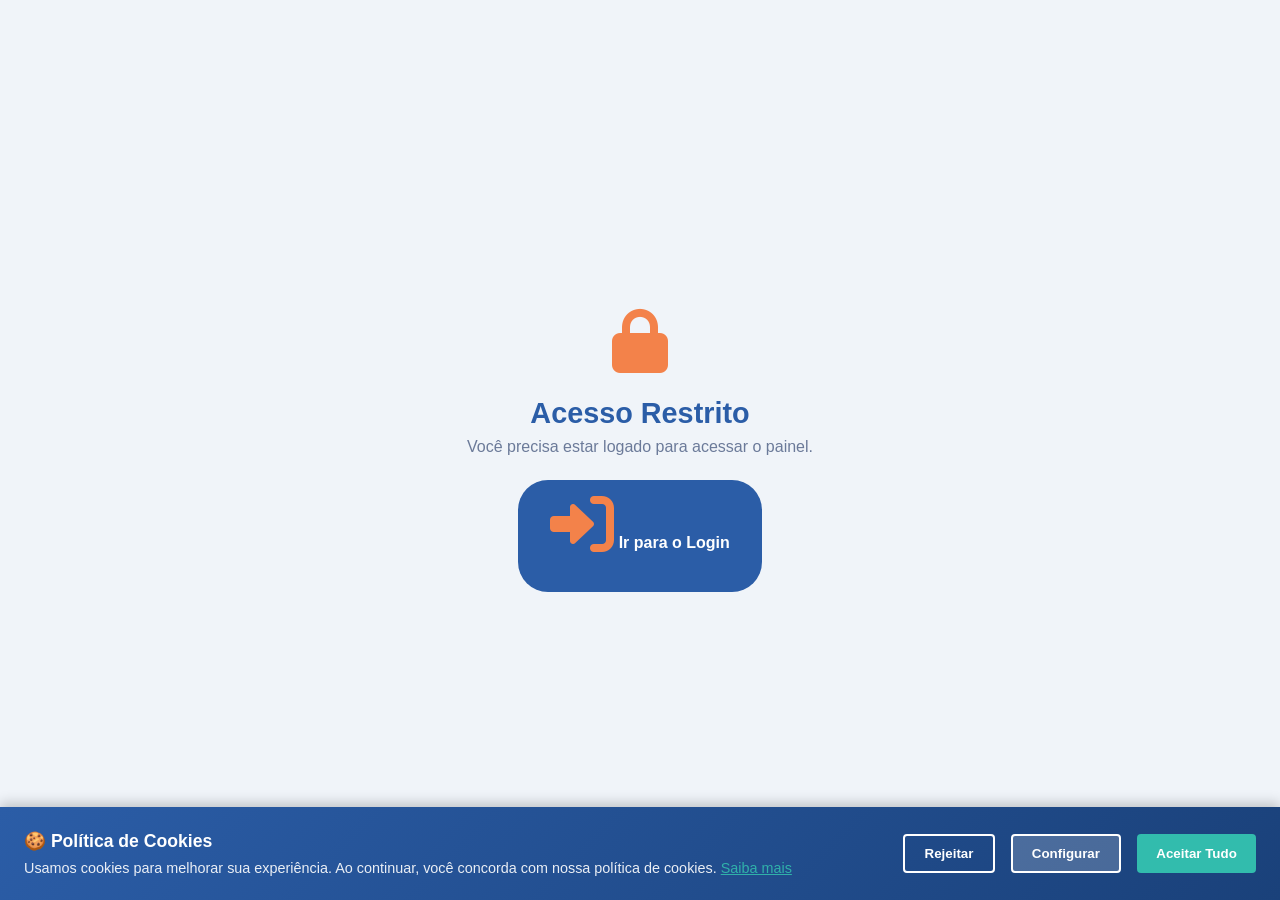
<file: painel.html>
<!DOCTYPE html>
<html lang="pt-br">
<head>
    <meta charset="UTF-8">
    <meta name="viewport" content="width=device-width, initial-scale=1.0">
    <title>AcolheJá - Meu Painel</title>
    <link rel="stylesheet" href="style.css">
    <link rel="stylesheet" href="https://cdnjs.cloudflare.com/ajax/libs/font-awesome/6.0.0/css/all.min.css">
    <style>
        /* ── Painel Variables ── */
        :root {
            --blue:    #2b5da7;
            --blue-dk: #1a417a;
            --orange:  #f3824a;
            --pink:    #e83174;
            --teal:    #32bcad;
            --bg:      #f0f4f9;
            --card:    #ffffff;
            --text:    #2c3143;
            --muted:   #6b7a99;
        }

        body.painel-page {
            background: var(--bg);
            font-family: 'Segoe UI', Tahoma, Geneva, Verdana, sans-serif;
        }

        /* ── Loading Overlay ── */
        #loadingOverlay {
            position: fixed; inset: 0;
            background: var(--blue);
            display: flex; flex-direction: column;
            align-items: center; justify-content: center;
            z-index: 9999;
            transition: opacity 0.5s ease;
        }
        #loadingOverlay .loader-logo {
            font-size: 3rem;
            color: white;
            font-weight: 900;
            letter-spacing: -1px;
            animation: pulse 1.2s ease-in-out infinite;
        }
        #loadingOverlay .loader-dots {
            display: flex; gap: 8px; margin-top: 20px;
        }
        #loadingOverlay .loader-dots span {
            width: 10px; height: 10px;
            background: var(--orange);
            border-radius: 50%;
            animation: bounce 1.2s ease-in-out infinite;
        }
        #loadingOverlay .loader-dots span:nth-child(2) { animation-delay: 0.2s; }
        #loadingOverlay .loader-dots span:nth-child(3) { animation-delay: 0.4s; }

        @keyframes pulse {
            0%, 100% { opacity: 1; transform: scale(1); }
            50%       { opacity: 0.8; transform: scale(0.97); }
        }
        @keyframes bounce {
            0%, 80%, 100% { transform: translateY(0); }
            40%           { transform: translateY(-10px); }
        }

        /* ── Redirect Screen ── */
        #redirectScreen {
            display: none;
            position: fixed; inset: 0;
            background: var(--bg);
            align-items: center; justify-content: center;
            flex-direction: column;
            z-index: 9998;
            text-align: center;
            padding: 2rem;
        }
        #redirectScreen i {
            font-size: 4rem;
            color: var(--orange);
            margin-bottom: 1.5rem;
        }
        #redirectScreen h2 {
            color: var(--blue);
            font-size: 1.8rem;
            margin-bottom: 0.5rem;
        }
        #redirectScreen p { color: var(--muted); }
        #redirectScreen a {
            margin-top: 1.5rem;
            display: inline-block;
            background: var(--blue);
            color: white;
            padding: 12px 32px;
            border-radius: 30px;
            text-decoration: none;
            font-weight: 700;
            transition: all 0.3s ease;
        }
        #redirectScreen a:hover { background: var(--blue-dk); transform: translateY(-2px); }

        /* ── Main Wrapper ── */
        .painel-wrapper {
            max-width: 1100px;
            margin: 0 auto;
            padding: 2.5rem 5% 4rem;
        }

        /* ── Welcome Banner ── */
        .welcome-banner {
            background: linear-gradient(135deg, var(--blue) 0%, var(--blue-dk) 60%, #0f2d58 100%);
            border-radius: 20px;
            padding: 2.5rem 2.5rem 2rem;
            color: white;
            display: flex;
            align-items: center;
            gap: 1.5rem;
            position: relative;
            overflow: hidden;
            margin-bottom: 2rem;
            box-shadow: 0 10px 30px rgba(43,93,167,0.25);
            animation: slideDown 0.6s cubic-bezier(0.22, 1, 0.36, 1) both;
        }
        @keyframes slideDown {
            from { opacity: 0; transform: translateY(-20px); }
            to   { opacity: 1; transform: translateY(0); }
        }
        .welcome-banner::before {
            content: '';
            position: absolute;
            top: -60px; right: -60px;
            width: 220px; height: 220px;
            background: rgba(255,255,255,0.05);
            border-radius: 50%;
        }
        .welcome-banner::after {
            content: '';
            position: absolute;
            bottom: -80px; right: 80px;
            width: 180px; height: 180px;
            background: rgba(243,130,74,0.12);
            border-radius: 50%;
        }
        .avatar-circle {
            width: 80px; height: 80px;
            border-radius: 50%;
            background: linear-gradient(135deg, var(--orange), var(--pink));
            display: flex; align-items: center; justify-content: center;
            font-size: 2rem;
            color: white;
            font-weight: 900;
            flex-shrink: 0;
            border: 3px solid rgba(255,255,255,0.3);
            box-shadow: 0 4px 15px rgba(232,49,116,0.4);
            position: relative; z-index: 1;
        }
        .welcome-info { position: relative; z-index: 1; }
        .welcome-info .badge-tipo {
            display: inline-flex;
            align-items: center;
            gap: 5px;
            background: rgba(243,130,74,0.25);
            border: 1px solid rgba(243,130,74,0.5);
            color: #ffc18a;
            font-size: 0.72rem;
            font-weight: 700;
            letter-spacing: 1px;
            text-transform: uppercase;
            padding: 3px 10px;
            border-radius: 20px;
            margin-bottom: 8px;
        }
        .welcome-info h1 {
            font-size: 1.9rem;
            font-weight: 900;
            line-height: 1.1;
            margin-bottom: 6px;
        }
        .welcome-info h1 span { color: var(--orange); }
        .welcome-info p {
            font-size: 0.9rem;
            opacity: 0.75;
            margin: 0;
        }
        .welcome-actions {
            margin-left: auto;
            display: flex;
            flex-direction: column;
            gap: 10px;
            position: relative; z-index: 1;
        }
        .btn-logout {
            display: flex;
            align-items: center;
            gap: 8px;
            background: rgba(255,255,255,0.12);
            border: 1px solid rgba(255,255,255,0.25);
            color: white;
            padding: 10px 18px;
            border-radius: 30px;
            font-size: 0.85rem;
            font-weight: 600;
            cursor: pointer;
            transition: all 0.3s ease;
            text-decoration: none;
            white-space: nowrap;
        }
        .btn-logout:hover {
            background: rgba(232,49,116,0.4);
            border-color: var(--pink);
            transform: translateY(-1px);
        }
        .btn-editar {
            display: flex;
            align-items: center;
            gap: 8px;
            background: rgba(255,255,255,0.18);
            border: 1px solid rgba(255,255,255,0.35);
            color: white;
            padding: 10px 18px;
            border-radius: 30px;
            font-size: 0.85rem;
            font-weight: 600;
            cursor: pointer;
            transition: all 0.3s ease;
            white-space: nowrap;
        }
        .btn-editar:hover {
            background: rgba(50,188,173,0.35);
            border-color: var(--teal);
            transform: translateY(-1px);
        }

        /* ── Edit Modal ── */
        .modal-overlay {
            position: fixed; inset: 0;
            background: rgba(0,0,0,0.55);
            display: flex; align-items: center; justify-content: center;
            z-index: 9990;
            padding: 1rem;
            opacity: 0;
            animation: fadeModalIn 0.25s ease forwards;
        }
        @keyframes fadeModalIn {
            to { opacity: 1; }
        }
        .modal-box {
            background: white;
            border-radius: 20px;
            padding: 2rem;
            width: 100%;
            max-width: 560px;
            max-height: 90vh;
            overflow-y: auto;
            box-shadow: 0 20px 60px rgba(43,93,167,0.2);
            animation: slideModalUp 0.3s cubic-bezier(0.22,1,0.36,1) forwards;
        }
        @keyframes slideModalUp {
            from { transform: translateY(30px); opacity: 0; }
            to   { transform: translateY(0);    opacity: 1; }
        }
        .modal-header {
            display: flex; align-items: center; justify-content: space-between;
            margin-bottom: 1.5rem;
            padding-bottom: 1rem;
            border-bottom: 2px solid #f0f4f9;
        }
        .modal-header h2 { font-size: 1.15rem; font-weight: 800; color: var(--blue); margin: 0; }
        .modal-close {
            background: #f0f4f9; border: none; border-radius: 50%;
            width: 34px; height: 34px; cursor: pointer;
            font-size: 1rem; color: var(--muted);
            display: flex; align-items: center; justify-content: center;
            transition: all 0.2s;
        }
        .modal-close:hover { background: #fde8f1; color: var(--pink); }
        .modal-section-title {
            font-size: 0.72rem; font-weight: 700; letter-spacing: 0.08em;
            text-transform: uppercase; color: var(--blue); opacity: 0.7;
            margin: 1.4rem 0 0.8rem;
        }
        .modal-field { margin-bottom: 1rem; }
        .modal-field label {
            display: block; font-size: 0.82rem; font-weight: 600;
            color: var(--text); margin-bottom: 5px;
        }
        .modal-field label span { color: #e53935; }
        .modal-input-wrap {
            display: flex; align-items: center; gap: 0;
            border: 1.5px solid #dce4f0; border-radius: 10px;
            background: #f8fafc; overflow: hidden;
            transition: border-color 0.2s, box-shadow 0.2s;
        }
        .modal-input-wrap:focus-within {
            border-color: var(--blue);
            box-shadow: 0 0 0 3px rgba(43,93,167,0.1);
            background: white;
        }
        .modal-input-wrap.field-err { border-color: #e53935; box-shadow: 0 0 0 3px rgba(229,57,53,0.1); }
        .modal-input-wrap.field-ok  { border-color: #27ae60; box-shadow: 0 0 0 3px rgba(39,174,96,0.1); }
        .modal-input-wrap i {
            padding: 0 12px; color: var(--blue); font-size: 0.9rem; flex-shrink: 0;
        }
        .modal-input-wrap input, .modal-input-wrap select {
            flex: 1; border: none; outline: none; background: transparent;
            font-size: 0.9rem; color: var(--text); padding: 10px 12px 10px 0;
        }
        .modal-input-wrap select { cursor: pointer; }
        .modal-field-msg { font-size: 0.75rem; margin-top: 4px; min-height: 16px; }
        .modal-field-msg.ok  { color: #27ae60; }
        .modal-field-msg.err { color: #e53935; }
        .modal-grid { display: grid; grid-template-columns: 1fr 1fr; gap: 0 16px; }
        .modal-footer {
            display: flex; gap: 10px; justify-content: flex-end;
            margin-top: 1.8rem; padding-top: 1.2rem;
            border-top: 2px solid #f0f4f9;
        }
        .btn-modal-cancel {
            padding: 10px 22px; border-radius: 30px;
            border: 1.5px solid #dce4f0; background: white;
            font-size: 0.875rem; font-weight: 600; color: var(--muted);
            cursor: pointer; transition: all 0.2s;
        }
        .btn-modal-cancel:hover { border-color: var(--pink); color: var(--pink); }
        .btn-modal-save {
            padding: 10px 28px; border-radius: 30px;
            border: none; background: var(--blue);
            font-size: 0.875rem; font-weight: 700; color: white;
            cursor: pointer; transition: all 0.2s;
        }
        .btn-modal-save:hover { background: var(--blue-dk); transform: translateY(-1px); }
        .btn-modal-save.loading { opacity: 0.7; pointer-events: none; }

        /* Toast inline do painel */
        #painelToastContainer {
            position: fixed; top: 24px; right: 24px; z-index: 99999;
            display: flex; flex-direction: column; gap: 10px; pointer-events: none;
        }
        .p-toast {
            display: flex; align-items: flex-start; gap: 12px;
            min-width: 280px; max-width: 360px;
            padding: 14px 18px; border-radius: 14px;
            font-size: 0.875rem; font-weight: 500; line-height: 1.45;
            box-shadow: 0 8px 32px rgba(0,0,0,0.15); pointer-events: all;
            animation: toastIn 0.35s cubic-bezier(0.34,1.56,0.64,1) forwards;
            position: relative; overflow: hidden;
        }
        .p-toast::after {
            content: ''; position: absolute; bottom: 0; left: 0;
            height: 3px; animation: toastBar var(--td,4s) linear forwards;
        }
        .p-toast.removing { animation: toastOut 0.3s ease forwards; }
        .p-toast.success { background:#f0fff6; border:1.5px solid #b3e6c8; color:#135c35; }
        .p-toast.success::after { background:#27ae60; }
        .p-toast.error   { background:#fff0f0; border:1.5px solid #f8bebe; color:#7a1a1a; }
        .p-toast.error::after { background:#e53935; }
        .p-toast-icon { font-size:1.1rem; flex-shrink:0; margin-top:1px; }
        .p-toast.success .p-toast-icon { color:#27ae60; }
        .p-toast.error   .p-toast-icon { color:#e53935; }
        .p-toast-body { flex:1; }
        .p-toast-title { font-weight:700; margin-bottom:2px; }
        .p-toast-close { background:none; border:none; cursor:pointer; opacity:0.4; font-size:0.85rem; padding:0; color:inherit; }
        .p-toast-close:hover { opacity:1; }
        @keyframes toastIn  { from{opacity:0;transform:translateX(60px) scale(0.9)} to{opacity:1;transform:translateX(0) scale(1)} }
        @keyframes toastOut { from{opacity:1;transform:translateX(0) scale(1)} to{opacity:0;transform:translateX(60px) scale(0.9)} }
        @keyframes toastBar { from{width:100%} to{width:0%} }

        /* ── Stats Row ── */
        .stats-row {
            display: grid;
            grid-template-columns: repeat(auto-fit, minmax(180px, 1fr));
            gap: 1rem;
            margin-bottom: 2rem;
        }
        .stat-card {
            background: var(--card);
            border-radius: 16px;
            padding: 1.4rem 1.5rem;
            box-shadow: 0 4px 15px rgba(43,93,167,0.08);
            display: flex;
            align-items: center;
            gap: 1rem;
            animation: fadeUp 0.6s ease both;
        }
        .stat-card:nth-child(1) { animation-delay: 0.1s; }
        .stat-card:nth-child(2) { animation-delay: 0.2s; }
        .stat-card:nth-child(3) { animation-delay: 0.3s; }
        .stat-card:nth-child(4) { animation-delay: 0.4s; }
        @keyframes fadeUp {
            from { opacity: 0; transform: translateY(16px); }
            to   { opacity: 1; transform: translateY(0); }
        }
        .stat-icon {
            width: 48px; height: 48px;
            border-radius: 12px;
            display: flex; align-items: center; justify-content: center;
            font-size: 1.2rem;
            flex-shrink: 0;
        }
        .stat-icon.blue   { background: #e8f0fc; color: var(--blue); }
        .stat-icon.orange { background: #fff0e8; color: var(--orange); }
        .stat-icon.pink   { background: #fde8f1; color: var(--pink); }
        .stat-icon.teal   { background: #e4f8f6; color: var(--teal); }
        .stat-val {
            font-size: 1.6rem;
            font-weight: 900;
            color: var(--text);
            line-height: 1;
        }
        .stat-label {
            font-size: 0.78rem;
            color: var(--muted);
            margin-top: 2px;
        }

        /* ── Grid Columns ── */
        .painel-grid {
            display: grid;
            grid-template-columns: 1fr 1fr;
            gap: 1.5rem;
        }

        /* ── Panel Card ── */
        .panel-card {
            background: var(--card);
            border-radius: 18px;
            padding: 1.8rem;
            box-shadow: 0 4px 18px rgba(43,93,167,0.08);
            animation: fadeUp 0.7s ease both;
        }
        .panel-card:nth-child(1) { animation-delay: 0.2s; }
        .panel-card:nth-child(2) { animation-delay: 0.3s; }
        .panel-card:nth-child(3) { animation-delay: 0.35s; grid-column: 1 / -1; }
        .panel-card:nth-child(4) { animation-delay: 0.4s; }
        .panel-card:nth-child(5) { animation-delay: 0.45s; }

        .card-header {
            display: flex;
            align-items: center;
            gap: 10px;
            margin-bottom: 1.3rem;
            padding-bottom: 1rem;
            border-bottom: 2px solid #f0f4f9;
        }
        .card-header-icon {
            width: 36px; height: 36px;
            border-radius: 10px;
            display: flex; align-items: center; justify-content: center;
            font-size: 1rem;
        }
        .card-header h3 {
            font-size: 1rem;
            font-weight: 800;
            color: var(--text);
            margin: 0;
        }

        /* ── Profile Info ── */
        .info-list { list-style: none; padding: 0; margin: 0; }
        .info-list li {
            display: flex;
            align-items: center;
            gap: 10px;
            padding: 10px 0;
            border-bottom: 1px solid #f0f4f9;
            font-size: 0.9rem;
            color: var(--text);
        }
        .info-list li:last-child { border-bottom: none; }
        .info-list li i {
            width: 28px; height: 28px;
            background: #f0f4f9;
            border-radius: 8px;
            display: flex; align-items: center; justify-content: center;
            color: var(--blue);
            font-size: 0.85rem;
            flex-shrink: 0;
        }
        .info-list li span { color: var(--muted); font-size: 0.78rem; margin-left: auto; }

        /* ── Quick Actions ── */
        .actions-grid {
            display: grid;
            grid-template-columns: 1fr 1fr;
            gap: 10px;
        }
        .action-btn {
            display: flex;
            flex-direction: column;
            align-items: center;
            justify-content: center;
            gap: 8px;
            padding: 1.1rem 0.5rem;
            border-radius: 14px;
            border: 2px solid transparent;
            background: #f8fafc;
            cursor: pointer;
            transition: all 0.25s ease;
            text-decoration: none;
            color: var(--text);
            font-size: 0.8rem;
            font-weight: 700;
            text-align: center;
        }
        .action-btn i { font-size: 1.4rem; }
        .action-btn.blue-act  { border-color: #dce8fa; }
        .action-btn.orange-act{ border-color: #fde8d5; }
        .action-btn.pink-act  { border-color: #fce0ec; }
        .action-btn.teal-act  { border-color: #d4f3ef; }
        .action-btn.blue-act:hover   { background: #dce8fa; color: var(--blue); transform: translateY(-3px); }
        .action-btn.orange-act:hover { background: #fde8d5; color: var(--orange); transform: translateY(-3px); }
        .action-btn.pink-act:hover   { background: #fce0ec; color: var(--pink); transform: translateY(-3px); }
        .action-btn.teal-act:hover   { background: #d4f3ef; color: var(--teal); transform: translateY(-3px); }
        .action-btn.blue-act  i { color: var(--blue); }
        .action-btn.orange-act i { color: var(--orange); }
        .action-btn.pink-act  i { color: var(--pink); }
        .action-btn.teal-act  i { color: var(--teal); }

        /* ── Activity Timeline ── */
        .timeline { list-style: none; padding: 0; margin: 0; }
        .timeline li {
            display: flex;
            align-items: flex-start;
            gap: 12px;
            padding: 12px 0;
            border-bottom: 1px solid #f0f4f9;
            font-size: 0.88rem;
            color: var(--text);
            animation: fadeUp 0.5s ease both;
        }
        .timeline li:last-child { border-bottom: none; }
        .tl-dot {
            width: 10px; height: 10px;
            border-radius: 50%;
            margin-top: 5px;
            flex-shrink: 0;
        }
        .tl-blue   { background: var(--blue); }
        .tl-orange { background: var(--orange); }
        .tl-pink   { background: var(--pink); }
        .tl-teal   { background: var(--teal); }
        .tl-content { flex: 1; }
        .tl-content strong { display: block; font-weight: 700; color: var(--text); }
        .tl-content time { font-size: 0.74rem; color: var(--muted); }
        .tl-badge {
            font-size: 0.7rem;
            font-weight: 700;
            padding: 2px 8px;
            border-radius: 20px;
            flex-shrink: 0;
        }
        .tl-badge.ok   { background: #e4f8f6; color: var(--teal); }
        .tl-badge.info { background: #e8f0fc; color: var(--blue); }
        .tl-badge.warn { background: #fff0e8; color: var(--orange); }

        /* ── Session Info ── */
        .session-block {
            background: linear-gradient(135deg, #f8fafc, #eef2f8);
            border-radius: 12px;
            padding: 1.2rem;
            font-size: 0.85rem;
            color: var(--muted);
            display: flex;
            align-items: center;
            gap: 10px;
        }
        .session-block i { color: var(--teal); font-size: 1.2rem; }
        .session-block strong { color: var(--text); }

        /* ── Progress Card ── */
        .progress-item { margin-bottom: 16px; }
        .progress-item:last-child { margin-bottom: 0; }
        .progress-header {
            display: flex;
            justify-content: space-between;
            align-items: center;
            margin-bottom: 6px;
            font-size: 0.85rem;
            font-weight: 600;
            color: var(--text);
        }
        .progress-header span { color: var(--muted); font-weight: 400; }
        .progress-bar-bg {
            width: 100%;
            height: 8px;
            background: #eef2f8;
            border-radius: 10px;
            overflow: hidden;
        }
        .progress-bar-fill {
            height: 100%;
            border-radius: 10px;
            width: 0;
            transition: width 1.5s cubic-bezier(0.1, 0.8, 0.2, 1);
        }

        /* ── Empresa Extras ── */
        .empresa-badge {
            display: inline-flex;
            align-items: center;
            gap: 6px;
            background: linear-gradient(135deg, var(--teal), #27a99a);
            color: white;
            font-size: 0.78rem;
            font-weight: 700;
            padding: 5px 12px;
            border-radius: 20px;
            margin-top: 8px;
        }

        /* ── Responsive ── */
        @media (max-width: 768px) {
            .welcome-banner { flex-direction: column; text-align: center; }
            .welcome-actions { margin-left: 0; flex-direction: row; flex-wrap: wrap; justify-content: center; }
            .painel-grid { grid-template-columns: 1fr; }
            .panel-card:nth-child(3) { grid-column: 1; }
            .stats-row { grid-template-columns: 1fr 1fr; }
        }
        @media (max-width: 480px) {
            .stats-row { grid-template-columns: 1fr; }
            .welcome-info h1 { font-size: 1.4rem; }
            .avatar-circle { width: 60px; height: 60px; font-size: 1.5rem; }
        }
    </style>
</head>
<body class="painel-page">

    <!-- Loading Overlay -->
    <div id="loadingOverlay">
        <div class="loader-logo">AcolheJá</div>
        <div class="loader-dots">
            <span></span><span></span><span></span>
        </div>
    </div>

    <!-- Not Logged In Screen -->
    <div id="redirectScreen">
        <i class="fas fa-lock"></i>
        <h2>Acesso Restrito</h2>
        <p>Você precisa estar logado para acessar o painel.</p>
        <a href="login.html"><i class="fas fa-sign-in-alt"></i> Ir para o Login</a>
    </div>

    <!-- NAVBAR -->
    <header class="navbar" id="mainNavbar">
        <div class="logo-container">
            <a href="index.html">
                <img class="logo1" src="imagens/logo2.png" alt="AcolheJá Logo">
            </a>
        </div>
        <nav class="menu-navegacao">
            <a href="index.html">Home</a>
            <a href="sobre.html">Sobre</a>
            <a href="ferramenta.html">Ferramenta</a>
            <a href="contato.html">Contato</a>
            <a href="doacao.html">Doações</a>
        </nav>
    </header>

    <!-- PAINEL CONTENT (hidden until JS confirms login) -->
    <div id="painelContent" style="display:none;">
        <div class="painel-wrapper">

            <!-- Welcome Banner -->
            <div class="welcome-banner" id="welcomeBanner">
                <div class="avatar-circle" id="avatarCircle">?</div>
                <div class="welcome-info">
                    <div class="badge-tipo" id="badgeTipo">
                        <i class="fas fa-circle-notch fa-spin"></i> Carregando...
                    </div>
                    <h1>Olá, <span id="nomeUsuario">...</span>! 👋</h1>
                    <p id="subtipoInfo">Bem-vindo ao seu painel AcolheJá.</p>
                </div>
                <div class="welcome-actions">
                    <button class="btn-editar" id="btnEditarPerfil">
                        <i class="fas fa-user-edit"></i> Editar Perfil
                    </button>
                    <button class="btn-logout" id="btnLogout">
                        <i class="fas fa-sign-out-alt"></i> Sair da conta
                    </button>
                </div>
            </div>

            <!-- Stats -->
            <div class="stats-row" id="statsRow">
                <!-- populated by JS -->
            </div>

            <!-- Grid -->
            <div class="painel-grid" id="painelGrid">
                <!-- populated by JS -->
            </div>

        </div>

        <!-- FOOTER -->
        <footer class="site-footer">
            <div class="footer-content">
                <div class="footer-logo-info">
                    <img src="imagens/logo2.png" alt="AcolheJá Logo" class="footer-logo">
                    <p>Levando acolhimento e suporte a quem mais precisa, de forma rápida, empática e segura.</p>
                </div>
                <div class="footer-links">
                    <h3>Navegação</h3>
                    <ul>
                        <li><a href="index.html">Home</a></li>
                        <li><a href="sobre.html">Sobre nós</a></li>
                        <li><a href="ferramenta.html">Ferramentas</a></li>
                        <li><a href="contato.html">Contato</a></li>
                    </ul>
                </div>
                <div class="footer-social">
                    <h3>Redes Sociais</h3>
                    <div class="social-icons">
                        <a href="#" aria-label="Facebook"><i class="fab fa-facebook-f"></i></a>
                        <a href="#" aria-label="Instagram"><i class="fab fa-instagram"></i></a>
                        <a href="#" aria-label="Twitter"><i class="fab fa-twitter"></i></a>
                        <a href="#" aria-label="LinkedIn"><i class="fab fa-linkedin-in"></i></a>
                    </div>
                </div>
            </div>
            <div class="footer-bottom">
                <p>&copy; 2026 Projeto AcolheJá - Todos os direitos reservados.</p>
            </div>
        </footer>
    </div>

    <!-- Toast container -->
    <div id="painelToastContainer"></div>

    <script src="javaScript.js" defer></script>
    <script>
    /* ── Toast util ── */
    const PainelToast = {
        _c: null,
        get() { return this._c || (this._c = document.getElementById('painelToastContainer')); },
        show(type, title, msg, dur=4000) {
            const t = document.createElement('div');
            t.className = `p-toast ${type}`;
            t.style.setProperty('--td', dur+'ms');
            const icon = type==='success' ? 'fas fa-circle-check' : 'fas fa-circle-xmark';
            t.innerHTML = `<i class="${icon} p-toast-icon"></i>
                <div class="p-toast-body">
                    ${title ? `<div class="p-toast-title">${title}</div>` : ''}
                    <div>${msg}</div>
                </div>
                <button class="p-toast-close" aria-label="Fechar"><i class="fas fa-xmark"></i></button>`;
            const close = () => { t.classList.add('removing'); t.addEventListener('animationend', ()=>t.remove(),{once:true}); };
            t.querySelector('.p-toast-close').addEventListener('click', close);
            this.get().appendChild(t);
            setTimeout(close, dur);
        },
        ok(msg, title='Salvo!')    { this.show('success', title, msg); },
        err(msg, title='Erro')     { this.show('error',   title, msg); }
    };

    /* ── Abre modal de edição de perfil ── */
    function abrirModalEditar(dadosAtuais) {
        // Remove modal anterior
        document.getElementById('modalEditar')?.remove();

        const usuarios = JSON.parse(localStorage.getItem('acolheja_usuarios') || '[]');
        const userRecord = usuarios.find(u => u.login === dadosAtuais.login) || {};

        const modal = document.createElement('div');
        modal.id = 'modalEditar';
        modal.className = 'modal-overlay';
        modal.innerHTML = `
            <div class="modal-box" role="dialog" aria-modal="true" aria-labelledby="modalEditarTitle">
                <div class="modal-header">
                    <h2 id="modalEditarTitle"><i class="fas fa-user-edit" style="color:var(--blue);margin-right:8px;"></i>Editar Perfil</h2>
                    <button class="modal-close" id="btnModalClose" aria-label="Fechar"><i class="fas fa-xmark"></i></button>
                </div>

                <div class="modal-section-title">Dados Pessoais</div>

                <div class="modal-field">
                    <label for="ed-nome">Nome Completo <span>*</span></label>
                    <div class="modal-input-wrap" id="ew-nome">
                        <i class="fas fa-user"></i>
                        <input id="ed-nome" type="text" maxlength="60" value="${userRecord.nome || dadosAtuais.nome || ''}" placeholder="Mín. 15 letras">
                    </div>
                    <div class="modal-field-msg" id="em-nome"></div>
                </div>

                <div class="modal-grid">
                    <div class="modal-field">
                        <label for="ed-dataNasc">Data de Nascimento</label>
                        <div class="modal-input-wrap" id="ew-dataNasc">
                            <i class="far fa-calendar"></i>
                            <input id="ed-dataNasc" type="text" maxlength="10" value="${userRecord.dataNasc || ''}" placeholder="dd/mm/aaaa">
                        </div>
                        <div class="modal-field-msg" id="em-dataNasc"></div>
                    </div>
                    <div class="modal-field">
                        <label for="ed-sexo">Sexo</label>
                        <div class="modal-input-wrap" id="ew-sexo">
                            <i class="fas fa-venus-mars"></i>
                            <select id="ed-sexo">
                                <option value="">Selecione...</option>
                                <option value="M" ${userRecord.sexo==='M'?'selected':''}>Masculino</option>
                                <option value="F" ${userRecord.sexo==='F'?'selected':''}>Feminino</option>
                                <option value="NB" ${userRecord.sexo==='NB'?'selected':''}>Não-binário</option>
                                <option value="NI" ${userRecord.sexo==='NI'?'selected':''}>Prefiro não informar</option>
                            </select>
                        </div>
                    </div>
                </div>

                <div class="modal-field">
                    <label for="ed-nomeMaterno">Nome Materno</label>
                    <div class="modal-input-wrap" id="ew-nomeMaterno">
                        <i class="fas fa-heart"></i>
                        <input id="ed-nomeMaterno" type="text" value="${userRecord.nomeMaterno || ''}" placeholder="Nome completo da mãe">
                    </div>
                </div>

                <div class="modal-grid">
                    <div class="modal-field">
                        <label for="ed-cpf">CPF</label>
                        <div class="modal-input-wrap" id="ew-cpf">
                            <i class="fas fa-id-card"></i>
                            <input id="ed-cpf" type="text" maxlength="14" value="${userRecord.cpf || ''}" placeholder="000.000.000-00">
                        </div>
                        <div class="modal-field-msg" id="em-cpf"></div>
                    </div>
                    <div class="modal-field">
                        <label for="ed-celular">Telefone Celular</label>
                        <div class="modal-input-wrap" id="ew-celular">
                            <i class="fas fa-mobile-alt"></i>
                            <input id="ed-celular" type="text" maxlength="17" value="${userRecord.celular || ''}" placeholder="(+55)XX-XXXXXXXXX">
                        </div>
                    </div>
                </div>

                <div class="modal-grid">
                    <div class="modal-field">
                        <label for="ed-fixo">Telefone Fixo</label>
                        <div class="modal-input-wrap" id="ew-fixo">
                            <i class="fas fa-phone-alt"></i>
                            <input id="ed-fixo" type="text" maxlength="16" value="${userRecord.fixo || ''}" placeholder="(+55)XX-XXXXXXXX">
                        </div>
                    </div>
                    <div class="modal-field" style="grid-column:1/-1">
                        <label for="ed-endereco">Endereço Completo</label>
                        <div class="modal-input-wrap" id="ew-endereco">
                            <i class="fas fa-map-marker-alt"></i>
                            <input id="ed-endereco" type="text" value="${userRecord.endereco || ''}" placeholder="Rua, número, bairro, cidade - UF">
                        </div>
                    </div>
                </div>

                <div class="modal-section-title">Dados de Acesso</div>

                <div class="modal-grid">
                    <div class="modal-field">
                        <label for="ed-login">Login</label>
                        <div class="modal-input-wrap" id="ew-login">
                            <i class="fas fa-at"></i>
                            <input id="ed-login" type="text" maxlength="6" value="${dadosAtuais.login || ''}" placeholder="6 letras" readonly style="opacity:0.6;cursor:not-allowed;">
                        </div>
                        <div class="modal-field-msg ok">Login não pode ser alterado.</div>
                    </div>
                    <div class="modal-field">
                        <label for="ed-senhaNova">Nova Senha <span style="font-weight:400;color:var(--muted);font-size:0.75rem;">(deixe vazio para manter)</span></label>
                        <div class="modal-input-wrap" id="ew-senhaNova">
                            <i class="fas fa-lock"></i>
                            <input id="ed-senhaNova" type="password" maxlength="8" placeholder="8 letras">
                            <i class="fas fa-eye" id="toggleEdSenha" style="padding:0 10px;cursor:pointer;color:#b0b8c8;font-size:0.9rem;" title="Mostrar/ocultar"></i>
                        </div>
                        <div class="modal-field-msg" id="em-senhaNova"></div>
                    </div>
                </div>

                <div class="modal-field">
                    <label for="ed-senhaAtual">Senha Atual <span>*</span> <span style="font-weight:400;color:var(--muted);font-size:0.75rem;">para confirmar alterações</span></label>
                    <div class="modal-input-wrap" id="ew-senhaAtual">
                        <i class="fas fa-key"></i>
                        <input id="ed-senhaAtual" type="password" maxlength="8" placeholder="Digite sua senha atual">
                        <i class="fas fa-eye" id="toggleEdSenhaAtual" style="padding:0 10px;cursor:pointer;color:#b0b8c8;font-size:0.9rem;" title="Mostrar/ocultar"></i>
                    </div>
                    <div class="modal-field-msg" id="em-senhaAtual"></div>
                </div>

                <div class="modal-footer">
                    <button class="btn-modal-cancel" id="btnModalCancel">Cancelar</button>
                    <button class="btn-modal-save"   id="btnModalSave"><i class="fas fa-floppy-disk"></i> Salvar Alterações</button>
                </div>
            </div>
        `;
        document.body.appendChild(modal);

        // Fecha ao clicar no overlay
        modal.addEventListener('click', e => { if (e.target === modal) fecharModal(); });
        document.getElementById('btnModalClose').addEventListener('click', fecharModal);
        document.getElementById('btnModalCancel').addEventListener('click', fecharModal);

        // Toggle senha
        document.getElementById('toggleEdSenha').addEventListener('click', function() {
            const i = document.getElementById('ed-senhaNova');
            i.type = i.type === 'password' ? 'text' : 'password';
            this.classList.toggle('fa-eye-slash');
        });
        document.getElementById('toggleEdSenhaAtual').addEventListener('click', function() {
            const i = document.getElementById('ed-senhaAtual');
            i.type = i.type === 'password' ? 'text' : 'password';
            this.classList.toggle('fa-eye-slash');
        });

        // Máscara data
        document.getElementById('ed-dataNasc').addEventListener('input', e => {
            let v = e.target.value.replace(/\D/g,'');
            if (v.length>2) v = v.slice(0,2)+'/'+v.slice(2);
            if (v.length>5) v = v.slice(0,5)+'/'+v.slice(5,9);
            e.target.value = v;
        });
        // Máscara CPF
        document.getElementById('ed-cpf').addEventListener('input', e => {
            let v = e.target.value.replace(/\D/g,'');
            if (v.length>3)  v = v.slice(0,3)+'.'+v.slice(3);
            if (v.length>7)  v = v.slice(0,7)+'.'+v.slice(7);
            if (v.length>11) v = v.slice(0,11)+'-'+v.slice(11,13);
            e.target.value = v;
        });

        // Salvar
        document.getElementById('btnModalSave').addEventListener('click', () => {
            const nome       = document.getElementById('ed-nome').value.trim();
            const senhaAtual = document.getElementById('ed-senhaAtual').value;
            const senhaNova  = document.getElementById('ed-senhaNova').value;
            const btn        = document.getElementById('btnModalSave');

            // Validar senha atual
            if (!senhaAtual) {
                setEditField('ew-senhaAtual','em-senhaAtual','err','Informe sua senha atual para confirmar.');
                PainelToast.err('Informe sua senha atual para salvar as alterações.','Confirmação necessária');
                return;
            }
            if (senhaAtual !== userRecord.senha) {
                setEditField('ew-senhaAtual','em-senhaAtual','err','Senha atual incorreta.');
                PainelToast.err('A senha informada não corresponde à senha atual.','Senha incorreta');
                return;
            }
            setEditField('ew-senhaAtual','em-senhaAtual','ok','✓');

            // Validar nome
            if (nome.length < 15 || !/^[A-Za-zÀ-ÿ\s]+$/.test(nome)) {
                setEditField('ew-nome','em-nome','err','Mínimo 15 letras, sem números.');
                PainelToast.err('O nome deve ter pelo menos 15 letras.','Nome inválido');
                return;
            }
            setEditField('ew-nome','em-nome','ok','✓ OK');

            // Validar nova senha (se preenchida)
            if (senhaNova && !/^[A-Za-zÀ-ÿ]{8}$/.test(senhaNova)) {
                setEditField('ew-senhaNova','em-senhaNova','err','Exatamente 8 letras.');
                PainelToast.err('A nova senha deve ter exatamente 8 letras.','Senha inválida');
                return;
            }

            // Atualiza no array de usuários
            const idx = usuarios.findIndex(u => u.login === dadosAtuais.login);
            if (idx === -1) {
                PainelToast.err('Usuário não encontrado no cadastro.','Erro interno');
                return;
            }

            const novaSenha = senhaNova || userRecord.senha;
            usuarios[idx] = {
                ...usuarios[idx],
                nome,
                sexo:        document.getElementById('ed-sexo').value,
                nomeMaterno: document.getElementById('ed-nomeMaterno').value.trim(),
                cpf:         document.getElementById('ed-cpf').value.trim(),
                celular:     document.getElementById('ed-celular').value.trim(),
                fixo:        document.getElementById('ed-fixo').value.trim(),
                endereco:    document.getElementById('ed-endereco').value.trim(),
                senha:       novaSenha,
                atualizadoEm: new Date().toISOString()
            };
            localStorage.setItem('acolheja_usuarios', JSON.stringify(usuarios));

            // Atualiza a sessão ativa
            const sessao = JSON.parse(localStorage.getItem('acolheja_sessao') || '{}');
            sessao.nome = nome;
            localStorage.setItem('acolheja_sessao', JSON.stringify(sessao));

            btn.classList.add('loading');
            btn.innerHTML = '<i class="fas fa-circle-notch fa-spin"></i> Salvando...';

            PainelToast.ok('Seus dados foram atualizados com sucesso!','Perfil atualizado');

            setTimeout(() => {
                fecharModal();
                // Atualiza nome no banner sem recarregar a página
                document.getElementById('nomeUsuario').textContent = nome;
                document.getElementById('avatarCircle').textContent = nome.charAt(0).toUpperCase();
                // Recarrega card de perfil
                location.reload();
            }, 1200);
        });
    }

    function fecharModal() {
        const m = document.getElementById('modalEditar');
        if (!m) return;
        m.style.opacity = '0';
        m.style.transition = 'opacity 0.2s ease';
        setTimeout(() => m.remove(), 200);
    }

    function setEditField(wrapId, msgId, state, msg) {
        const wrap = document.getElementById(wrapId);
        const span = document.getElementById(msgId);
        if (!wrap) return;
        wrap.classList.remove('field-err','field-ok');
        if (state) wrap.classList.add(state==='err'?'field-err':'field-ok');
        if (span) { span.textContent=msg; span.className='modal-field-msg '+(state||''); }
    }
    </script>
    <script>
    /* ================================================================
       PAINEL — Lógica principal
    ================================================================ */
    document.addEventListener('DOMContentLoaded', () => {

        const overlay     = document.getElementById('loadingOverlay');
        const redirect    = document.getElementById('redirectScreen');
        const painelEl    = document.getElementById('painelContent');
        const btnLogout   = document.getElementById('btnLogout');

        /* ── 1. Ler dados do localStorage ── */
        let usuario  = null;
        let empresa  = null;

        // Novo sistema (acolheja_sessao gravado pelo login.html)
        try {
            const sessaoNova = localStorage.getItem('acolheja_sessao');
            if (sessaoNova) {
                const s = JSON.parse(sessaoNova);
                if (s.tipo === 'empresa') empresa = s;
                else usuario = s;
            }
        } catch(e) {}

        // Fallback: sistema legado
        if (!usuario && !empresa) {
            try { usuario = JSON.parse(localStorage.getItem('usuarioLogado')); } catch(e) {}
            try { empresa = JSON.parse(localStorage.getItem('empresaLogada')); } catch(e) {}
        }

        const logado   = usuario || empresa;
        const isEmpresa = !!empresa && !usuario;

        /* ── 2. Esconder loading após breve delay ── */
        setTimeout(() => {
            overlay.style.opacity = '0';
            setTimeout(() => {
                overlay.style.display = 'none';

                if (!logado) {
                    redirect.style.display = 'flex';
                    return;
                }

                painelEl.style.display = 'block';
                construirPainel(isEmpresa ? empresa : usuario, isEmpresa);

            }, 500);
        }, 800);

        /* ── 3. Logout ── */
        btnLogout && btnLogout.addEventListener('click', () => {
            if (confirm('Deseja realmente sair da sua conta?')) {
                localStorage.removeItem('acolheja_sessao');
                localStorage.removeItem('usuarioLogado');
                localStorage.removeItem('empresaLogada');
                window.location.href = 'login.html';
            }
        });

        /* ── 3.5 Editar Perfil ── */
        // Conecta o botão de editar perfil à função de abertura do modal
        const btnEditar = document.getElementById('btnEditarPerfil');
        btnEditar && btnEditar.addEventListener('click', () => {
            abrirModalEditar(isEmpresa ? empresa : usuario);
        });

        /* ── 4. Construir Painel ── */
        function construirPainel(dados, isEmp) {
            // Determinar nome de exibição
            let nome    = 'Usuário';
            let inicial = 'U';
            let subtipo = '';
            let email   = '';
            let cnpj    = '';

            if (isEmp) {
                cnpj    = dados.cnpj || dados.nomeEmpresa || 'Empresa';
                nome    = dados.nomeEmpresa || dados.cnpj || 'Empresa Parceira';
                inicial = nome.charAt(0).toUpperCase();
                email   = dados.email || '—';
                subtipo = 'Administrador de empresa parceira';
            } else {
                nome    = dados.nome || dados.email?.split('@')[0] || 'Usuário';
                inicial = nome.charAt(0).toUpperCase();
                email   = dados.email || '—';
                subtipo = 'Usuário registrado';
            }

            const dataLogin = dados.dataLogin
                ? new Date(dados.dataLogin).toLocaleString('pt-BR')
                : '—';

            /* Avatar + título */
            document.getElementById('avatarCircle').textContent = inicial;
            document.getElementById('nomeUsuario').textContent  = nome;
            document.getElementById('subtipoInfo').textContent  = subtipo;

            /* Badge tipo */
            const badge = document.getElementById('badgeTipo');
            if (isEmp) {
                badge.innerHTML = '<i class="fas fa-handshake"></i> Empresa Parceira';
                badge.style.background = 'rgba(50,188,173,0.25)';
                badge.style.borderColor = 'rgba(50,188,173,0.5)';
                badge.style.color = '#a0f0e8';
            } else {
                badge.innerHTML = '<i class="fas fa-user-circle"></i> Usuário';
            }

            /* ── Stats ── */
            const statsData = isEmp
                ? [
                    { icon: 'fa-briefcase',    cls: 'blue',   val: '1',  label: 'Parceria Ativa'     },
                    { icon: 'fa-users',         cls: 'teal',   val: '—',  label: 'Atendimentos'       },
                    { icon: 'fa-chart-line',    cls: 'orange', val: '—',  label: 'Impacto'            },
                    { icon: 'fa-star',          cls: 'pink',   val: '★★★★★', label: 'Avaliação'     },
                  ]
                : [
                    { icon: 'fa-heart',         cls: 'pink',   val: '0',  label: 'Atendimentos'       },
                    { icon: 'fa-comments',      cls: 'blue',   val: '0',  label: 'Conversas'          },
                    { icon: 'fa-calendar-check',cls: 'teal',   val: '0',  label: 'Agendamentos'       },
                    { icon: 'fa-star',          cls: 'orange', val: '★★★★★', label: 'Satisfação'    },
                  ];

            const statsRow = document.getElementById('statsRow');
            statsRow.innerHTML = statsData.map(s => `
                <div class="stat-card">
                    <div class="stat-icon ${s.cls}"><i class="fas ${s.icon}"></i></div>
                    <div>
                        <div class="stat-val">${s.val}</div>
                        <div class="stat-label">${s.label}</div>
                    </div>
                </div>
            `).join('');

            /* ── Grid Cards ── */
            const grid = document.getElementById('painelGrid');
            grid.innerHTML = '';

            /* Card 1 — Dados do perfil */
            const card1 = document.createElement('div');
            card1.className = 'panel-card';
            card1.innerHTML = `
                <div class="card-header">
                    <div class="card-header-icon blue" style="background:#e8f0fc; color:var(--blue);">
                        <i class="fas fa-id-card"></i>
                    </div>
                    <h3>${isEmp ? 'Dados da Empresa' : 'Meu Perfil'}</h3>
                </div>
                <ul class="info-list">
                    ${isEmp
                        ? `<li><i class="fas fa-building"></i> ${nome} <span>Empresa</span></li>
                           <li><i class="fas fa-barcode"></i> ${cnpj} <span>CNPJ</span></li>
                           <li><i class="fas fa-envelope"></i> ${email} <span>E-mail</span></li>`
                        : `<li><i class="fas fa-user"></i> ${nome} <span>Nome</span></li>
                           <li><i class="fas fa-envelope"></i> ${email} <span>E-mail</span></li>
                           <li><i class="fas fa-shield-alt"></i> Conta verificada <span>Status</span></li>`
                    }
                    <li><i class="fas fa-clock"></i> ${dataLogin} <span>Último acesso</span></li>
                </ul>
                ${isEmp ? '<div class="empresa-badge"><i class="fas fa-check-circle"></i> Parceiro verificado</div>' : ''}
            `;
            grid.appendChild(card1);

            /* Card 2 — Ações rápidas */
            const card2 = document.createElement('div');
            card2.className = 'panel-card';
            const acoesUsuario = `
                <div class="actions-grid">
                    <a href="telaForm.html" class="action-btn blue-act">
                        <i class="fas fa-hands-helping"></i> Buscar Apoio
                    </a>
                    <a href="ferramenta.html" class="action-btn orange-act">
                        <i class="fas fa-tools"></i> Ferramentas
                    </a>
                    <a href="doacao.html" class="action-btn pink-act">
                        <i class="fas fa-heart"></i> Fazer Doação
                    </a>
                    <a href="contato.html" class="action-btn teal-act">
                        <i class="fas fa-comment-dots"></i> Falar com Suporte
                    </a>
                </div>`;
            const acoesEmpresa = `
                <div class="actions-grid">
                    <a href="#" class="action-btn blue-act">
                        <i class="fas fa-file-alt"></i> Relatórios
                    </a>
                    <a href="#" class="action-btn orange-act">
                        <i class="fas fa-users-cog"></i> Gerenciar Equipe
                    </a>
                    <a href="contato.html" class="action-btn teal-act">
                        <i class="fas fa-headset"></i> Suporte Corporativo
                    </a>
                    <a href="#" class="action-btn pink-act">
                        <i class="fas fa-chart-bar"></i> Métricas
                    </a>
                </div>`;
            card2.innerHTML = `
                <div class="card-header">
                    <div class="card-header-icon orange" style="background:#fff0e8; color:var(--orange);">
                        <i class="fas fa-bolt"></i>
                    </div>
                    <h3>Ações Rápidas</h3>
                </div>
                ${isEmp ? acoesEmpresa : acoesUsuario}
            `;
            grid.appendChild(card2);

            /* Card 3 — Atividade recente (full width) */
            const card3 = document.createElement('div');
            card3.className = 'panel-card';
            const timelineItems = isEmp
                ? [
                    { dot:'tl-teal',   label:'Parceria aprovada',       time:'Hoje',         badge:'ok',   badgeLabel:'Concluído' },
                    { dot:'tl-blue',   label:'Cadastro realizado',       time:'Hoje',         badge:'info', badgeLabel:'Info' },
                    { dot:'tl-orange', label:'Documentação pendente',    time:'Aguardando',   badge:'warn', badgeLabel:'Pendente' },
                  ]
                : [
                    { dot:'tl-teal',   label:'Login realizado com sucesso', time:dataLogin,   badge:'ok',   badgeLabel:'Sucesso' },
                    { dot:'tl-blue',   label:'Perfil criado',            time:'Cadastro',     badge:'info', badgeLabel:'Info' },
                    { dot:'tl-pink',   label:'Bem-vindo ao AcolheJá!',   time:'Agora',        badge:'ok',   badgeLabel:'Novo' },
                  ];
            card3.innerHTML = `
                <div class="card-header">
                    <div class="card-header-icon teal" style="background:#e4f8f6; color:var(--teal);">
                        <i class="fas fa-history"></i>
                    </div>
                    <h3>Atividade Recente</h3>
                </div>
                <ul class="timeline">
                    ${timelineItems.map(it => `
                        <li>
                            <div class="tl-dot ${it.dot}"></div>
                            <div class="tl-content">
                                <strong>${it.label}</strong>
                                <time>${it.time}</time>
                            </div>
                            <span class="tl-badge ${it.badge}">${it.badgeLabel}</span>
                        </li>
                    `).join('')}
                </ul>
            `;
            grid.appendChild(card3);

            /* Card 4 — Progresso / Engajamento */
            const card4 = document.createElement('div');
            card4.className = 'panel-card';
            const progressItems = isEmp
                ? [
                    { label:'Perfil da Empresa',  pct:75,  color:'var(--blue)'   },
                    { label:'Documentação',        pct:40,  color:'var(--orange)' },
                    { label:'Visibilidade',        pct:60,  color:'var(--teal)'   },
                  ]
                : [
                    { label:'Perfil completo',     pct:60,  color:'var(--blue)'   },
                    { label:'Bem-estar',           pct:80,  color:'var(--teal)'   },
                    { label:'Engajamento',         pct:45,  color:'var(--orange)' },
                  ];
            card4.innerHTML = `
                <div class="card-header">
                    <div class="card-header-icon pink" style="background:#fde8f1; color:var(--pink);">
                        <i class="fas fa-chart-pie"></i>
                    </div>
                    <h3>${isEmp ? 'Status da Parceria' : 'Meu Progresso'}</h3>
                </div>
                ${progressItems.map(p => `
                    <div class="progress-item">
                        <div class="progress-header">
                            ${p.label}
                            <span>${p.pct}%</span>
                        </div>
                        <div class="progress-bar-bg">
                            <div class="progress-bar-fill" data-pct="${p.pct}" style="background:${p.color};"></div>
                        </div>
                    </div>
                `).join('')}
            `;
            grid.appendChild(card4);

            /* Card 5 — Sessão */
            const card5 = document.createElement('div');
            card5.className = 'panel-card';
            card5.innerHTML = `
                <div class="card-header">
                    <div class="card-header-icon teal" style="background:#e4f8f6; color:var(--teal);">
                        <i class="fas fa-shield-alt"></i>
                    </div>
                    <h3>Informações de Sessão</h3>
                </div>
                <div class="session-block">
                    <i class="fas fa-check-circle"></i>
                    <div>
                        Sessão ativa como <strong>${isEmp ? 'Empresa Parceira' : 'Usuário'}</strong>.
                        Login realizado em <strong>${dataLogin}</strong>.
                        Seus dados estão protegidos.
                    </div>
                </div>
            `;
            grid.appendChild(card5);

            /* ── Animar barras de progresso após render ── */
            setTimeout(() => {
                document.querySelectorAll('.progress-bar-fill').forEach(bar => {
                    bar.style.width = bar.dataset.pct + '%';
                });
            }, 300);
        }
    });
    </script>
</body>
</html>
</file>
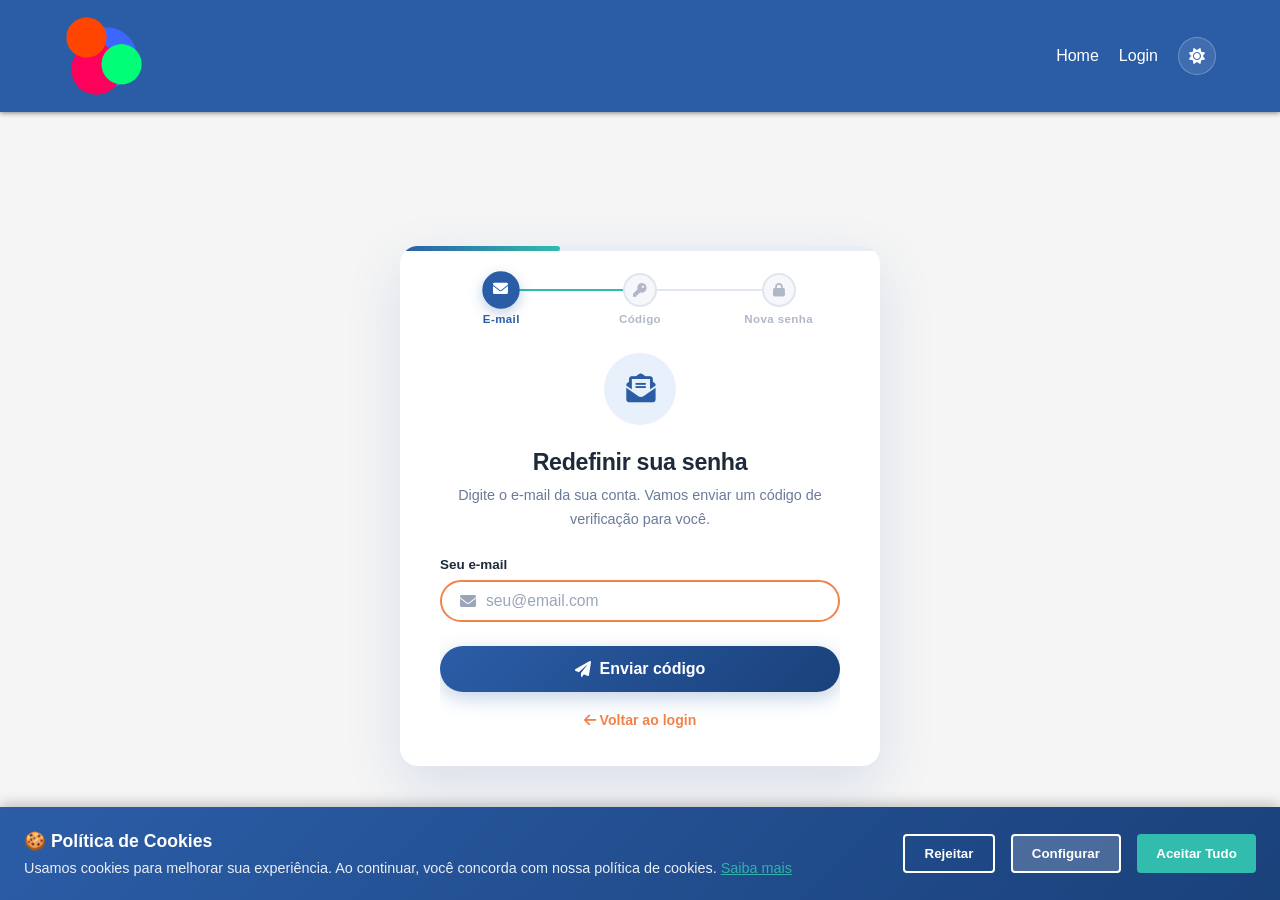
<file: senha.html>
<!DOCTYPE html>
<html lang="pt-BR">
<head>
    <meta charset="UTF-8">
    <meta name="viewport" content="width=device-width, initial-scale=1.0">
    <title>AcolheJá — Redefinir Senha</title>
    <link rel="stylesheet" href="style.css">
    <link rel="stylesheet" href="https://cdnjs.cloudflare.com/ajax/libs/font-awesome/6.0.0/css/all.min.css">
    <style>
        /* ── Escopo exclusivo desta página ── */
        .reset-wrapper {
            min-height: calc(100vh - 112px);
            display: flex;
            align-items: center;
            justify-content: center;
            padding: 32px 16px;
            background: whitesmoke;
        }

        [data-theme="dark"] .reset-wrapper {
            background: #0f1117;
        }

        /* Card principal */
        .reset-card {
            width: 100%;
            max-width: 480px;
            background: #fff;
            border-radius: 18px;
            box-shadow: 0 20px 56px rgba(43,93,167,0.14);
            overflow: hidden;
            position: relative;
        }

        [data-theme="dark"] .reset-card {
            background: #1a1d27;
            box-shadow: 0 20px 56px rgba(0,0,0,0.45);
        }

        /* Faixa de progresso no topo */
        .reset-progress-bar {
            height: 5px;
            background: #e8edf3;
            position: relative;
            overflow: hidden;
        }

        [data-theme="dark"] .reset-progress-bar { background: #2d3148; }

        .reset-progress-fill {
            height: 100%;
            background: linear-gradient(90deg, #2b5da7, #32bcad);
            border-radius: 0 3px 3px 0;
            transition: width 0.55s cubic-bezier(0.22,1,0.36,1);
            width: 33.3%;
        }

        /* Indicador de passos */
        .reset-steps {
            display: flex;
            align-items: center;
            justify-content: center;
            gap: 0;
            padding: 22px 32px 0;
        }

        .step-node {
            display: flex;
            flex-direction: column;
            align-items: center;
            gap: 6px;
            flex: 1;
            position: relative;
        }

        .step-node:not(:last-child)::after {
            content: '';
            position: absolute;
            top: 16px;
            left: calc(50% + 16px);
            right: calc(-50% + 16px);
            height: 2px;
            background: #e0e6ed;
            transition: background 0.4s ease;
        }

        [data-theme="dark"] .step-node:not(:last-child)::after { background: #2d3148; }

        .step-node.done:not(:last-child)::after,
        .step-node.active:not(:last-child)::after { background: #32bcad; }

        .step-bubble {
            width: 34px;
            height: 34px;
            border-radius: 50%;
            border: 2.5px solid #e0e6ed;
            background: #f5f7fa;
            display: flex;
            align-items: center;
            justify-content: center;
            font-size: 0.85rem;
            font-weight: 800;
            color: #b0b8c8;
            transition: all 0.35s ease;
            z-index: 1;
        }

        [data-theme="dark"] .step-bubble {
            border-color: #2d3148;
            background: #23273a;
            color: #4a5568;
        }

        .step-node.active .step-bubble {
            border-color: #2b5da7;
            background: #2b5da7;
            color: white;
            box-shadow: 0 4px 12px rgba(43,93,167,0.3);
            transform: scale(1.1);
        }

        .step-node.done .step-bubble {
            border-color: #32bcad;
            background: #32bcad;
            color: white;
        }

        .step-label {
            font-size: 0.72rem;
            font-weight: 700;
            color: #b0b8c8;
            letter-spacing: 0.4px;
            transition: color 0.3s;
        }

        [data-theme="dark"] .step-label { color: #4a5568; }

        .step-node.active .step-label { color: #2b5da7; }
        .step-node.done  .step-label  { color: #32bcad; }

        /* Corpo do card */
        .reset-body {
            padding: 28px 40px 38px;
        }

        /* Viewport dos passos */
        .steps-viewport {
            position: relative;
            overflow: hidden;
            min-height: 280px;
        }

        .reset-step {
            display: none;
            animation: stepSlideIn 0.38s cubic-bezier(0.22,1,0.36,1) both;
        }

        .reset-step.active { display: block; }

        .reset-step.saindo {
            animation: stepSlideOut 0.3s cubic-bezier(0.55,0,0.45,1) forwards;
        }

        @keyframes stepSlideIn {
            from { opacity: 0; transform: translateX(40px); }
            to   { opacity: 1; transform: translateX(0); }
        }

        @keyframes stepSlideOut {
            from { opacity: 1; transform: translateX(0);  position: absolute; width: 100%; }
            to   { opacity: 0; transform: translateX(-40px); position: absolute; width: 100%; }
        }

        /* Ícone do passo */
        .step-icon-wrap {
            text-align: center;
            margin-bottom: 20px;
        }

        .step-icon {
            width: 72px;
            height: 72px;
            border-radius: 50%;
            display: inline-flex;
            align-items: center;
            justify-content: center;
            font-size: 1.8rem;
            margin-bottom: 4px;
        }

        .step-icon.blue  { background: #e8f0fc; color: #2b5da7; }
        .step-icon.teal  { background: #e0f7f5; color: #32bcad; }
        .step-icon.green { background: #e8f7f0; color: #27ae60; }

        [data-theme="dark"] .step-icon.blue  { background: #1a2a45; color: #7aa8f7; }
        [data-theme="dark"] .step-icon.teal  { background: #0a2520; color: #32bcad; }
        [data-theme="dark"] .step-icon.green { background: #0a2015; color: #2ecc71; }

        .step-title {
            font-size: 1.45rem;
            font-weight: 900;
            color: #1e2a3a;
            margin-bottom: 8px;
            letter-spacing: -0.3px;
            text-align: center;
        }

        [data-theme="dark"] .step-title { color: #e8ecf4; }

        .step-desc {
            font-size: 0.9rem;
            color: #6b7a99;
            line-height: 1.6;
            text-align: center;
            margin-bottom: 26px;
        }

        /* Campos */
        .reset-field {
            margin-bottom: 18px;
        }

        .reset-field label {
            display: block;
            font-size: 0.84rem;
            font-weight: 800;
            color: #1e2a3a;
            margin-bottom: 8px;
        }

        [data-theme="dark"] .reset-field label { color: #c5cfe6; }

        .reset-input-wrap {
            display: flex;
            align-items: center;
            gap: 10px;
            border: 2px solid #f3824a;
            border-radius: 50px;
            padding: 10px 18px;
            background: white;
            transition: box-shadow 0.2s ease, border-color 0.2s ease;
        }

        [data-theme="dark"] .reset-input-wrap {
            background: #23273a;
            border-color: #3d4a72;
        }

        .reset-input-wrap:focus-within {
            box-shadow: 0 0 0 4px rgba(243,130,74,0.15);
        }

        .reset-input-wrap.valid   { border-color: #27ae60; }
        .reset-input-wrap.invalid { border-color: #e53935; }

        .reset-input-wrap.valid:focus-within   { box-shadow: 0 0 0 4px rgba(39,174,96,0.15); }
        .reset-input-wrap.invalid:focus-within { box-shadow: 0 0 0 4px rgba(229,57,53,0.15); }

        .reset-input-wrap i.field-icon {
            color: #9aa5b8;
            width: 16px;
            text-align: center;
            flex-shrink: 0;
        }

        .reset-input-wrap input {
            border: none;
            outline: none;
            background: transparent;
            color: #1e2a3a;
            font-family: inherit;
            font-size: 0.98rem;
            width: 100%;
        }

        [data-theme="dark"] .reset-input-wrap input { color: #e8ecf4; }

        .reset-input-wrap input::placeholder { color: #9aa5b8; }

        .reset-input-wrap .toggle-ver {
            cursor: pointer;
            color: #9aa5b8;
            flex-shrink: 0;
            transition: color 0.2s;
        }

        .reset-input-wrap .toggle-ver:hover { color: #f3824a; }

        /* Feedback de força da senha */
        .senha-forca {
            margin-top: 10px;
        }

        .forca-barras {
            display: flex;
            gap: 4px;
            margin-bottom: 6px;
        }

        .forca-barra {
            flex: 1;
            height: 5px;
            border-radius: 3px;
            background: #e0e6ed;
            transition: background 0.3s ease;
        }

        [data-theme="dark"] .forca-barra { background: #2d3148; }

        .forca-barra.fraca  { background: #e53935; }
        .forca-barra.media  { background: #f3a000; }
        .forca-barra.forte  { background: #27ae60; }

        .forca-texto {
            font-size: 0.78rem;
            font-weight: 700;
            color: #9aa5b8;
            display: flex;
            align-items: center;
            gap: 5px;
        }

        /* Dicas de requisitos */
        .senha-requisitos {
            margin-top: 10px;
            display: grid;
            grid-template-columns: 1fr 1fr;
            gap: 5px 12px;
        }

        .req-item {
            display: flex;
            align-items: center;
            gap: 6px;
            font-size: 0.78rem;
            color: #9aa5b8;
            transition: color 0.2s;
        }

        .req-item i {
            font-size: 0.7rem;
            width: 14px;
            text-align: center;
        }

        .req-item.ok   { color: #27ae60; }
        .req-item.fail { color: #9aa5b8; }

        /* Código OTP */
        .otp-group {
            display: flex;
            gap: 10px;
            justify-content: center;
            margin: 8px 0 6px;
        }

        .otp-input {
            width: 52px;
            height: 58px;
            border: 2px solid #e0e6ed;
            border-radius: 12px;
            background: #f5f7fa;
            text-align: center;
            font-size: 1.5rem;
            font-weight: 800;
            color: #2b5da7;
            outline: none;
            transition: all 0.2s ease;
            caret-color: transparent;
        }

        [data-theme="dark"] .otp-input {
            background: #23273a;
            border-color: #2d3148;
            color: #7aa8f7;
        }

        .otp-input:focus {
            border-color: #2b5da7;
            background: #e8f0fc;
            box-shadow: 0 0 0 3px rgba(43,93,167,0.15);
            transform: scale(1.05);
        }

        [data-theme="dark"] .otp-input:focus {
            background: #1a2a45;
        }

        .otp-input.preenchido { border-color: #32bcad; }

        .otp-dica {
            text-align: center;
            font-size: 0.8rem;
            color: #9aa5b8;
            margin-bottom: 8px;
        }

        /* Email mascarado */
        .email-masked {
            display: inline-flex;
            align-items: center;
            gap: 8px;
            background: #f0f4fc;
            border: 1px solid #dde3ef;
            padding: 8px 18px;
            border-radius: 50px;
            font-size: 0.88rem;
            font-weight: 700;
            color: #2b5da7;
            margin-bottom: 20px;
        }

        [data-theme="dark"] .email-masked {
            background: #1a2a45;
            border-color: #2d3148;
            color: #7aa8f7;
        }

        /* Timer reenvio */
        .reenvio-wrap {
            text-align: center;
            font-size: 0.84rem;
            color: #9aa5b8;
            margin-top: 12px;
        }

        .reenvio-wrap a {
            color: #f3824a;
            font-weight: 700;
            text-decoration: none;
            cursor: pointer;
        }

        .reenvio-wrap a:hover { text-decoration: underline; }

        .reenvio-wrap a.desabilitado {
            color: #9aa5b8;
            pointer-events: none;
            cursor: default;
        }

        /* Botão principal */
        .btn-reset {
            width: 100%;
            padding: 14px;
            border: none;
            border-radius: 50px;
            background: linear-gradient(135deg, #2b5da7, #1a417a);
            color: white;
            font-size: 1rem;
            font-weight: 800;
            cursor: pointer;
            transition: all 0.3s ease;
            box-shadow: 0 6px 20px rgba(43,93,167,0.28);
            display: flex;
            align-items: center;
            justify-content: center;
            gap: 9px;
            margin-top: 24px;
        }

        .btn-reset:hover:not(:disabled) {
            transform: translateY(-2px);
            box-shadow: 0 10px 28px rgba(43,93,167,0.38);
        }

        .btn-reset:disabled {
            opacity: 0.6;
            cursor: not-allowed;
            transform: none;
        }

        .btn-reset.laranja {
            background: linear-gradient(135deg, #f3824a, #d16935);
            box-shadow: 0 6px 20px rgba(243,130,74,0.28);
        }

        .btn-reset.laranja:hover:not(:disabled) {
            box-shadow: 0 10px 28px rgba(243,130,74,0.4);
        }

        .btn-reset.verde {
            background: linear-gradient(135deg, #27ae60, #1e8449);
            box-shadow: 0 6px 20px rgba(39,174,96,0.28);
        }

        /* Tela de sucesso */
        .sucesso-animado {
            text-align: center;
            padding: 16px 0 8px;
        }

        .sucesso-circle {
            width: 90px;
            height: 90px;
            border-radius: 50%;
            background: linear-gradient(135deg, #27ae60, #1e8449);
            display: inline-flex;
            align-items: center;
            justify-content: center;
            font-size: 2.4rem;
            color: white;
            margin-bottom: 24px;
            box-shadow: 0 10px 28px rgba(39,174,96,0.32);
            animation: successPop 0.65s cubic-bezier(0.34,1.56,0.64,1) both;
        }

        @keyframes successPop {
            from { transform: scale(0) rotate(-20deg); opacity: 0; }
            to   { transform: scale(1) rotate(0deg);  opacity: 1; }
        }

        .sucesso-title {
            font-size: 1.7rem;
            font-weight: 900;
            color: #1e2a3a;
            margin-bottom: 12px;
            letter-spacing: -0.3px;
        }

        [data-theme="dark"] .sucesso-title { color: #e8ecf4; }

        .sucesso-desc {
            font-size: 0.92rem;
            color: #6b7a99;
            line-height: 1.6;
            margin-bottom: 28px;
            max-width: 340px;
            margin-left: auto;
            margin-right: auto;
        }

        .btn-ir-login {
            display: inline-flex;
            align-items: center;
            gap: 9px;
            padding: 14px 40px;
            background: linear-gradient(135deg, #f3824a, #d16935);
            color: white;
            font-size: 1rem;
            font-weight: 800;
            border-radius: 50px;
            text-decoration: none;
            box-shadow: 0 6px 20px rgba(243,130,74,0.28);
            transition: all 0.3s ease;
        }

        .btn-ir-login:hover {
            transform: translateY(-2px);
            box-shadow: 0 10px 28px rgba(243,130,74,0.4);
        }

        /* Link voltar */
        .voltar-login {
            text-align: center;
            margin-top: 20px;
            font-size: 0.88rem;
            color: #9aa5b8;
        }

        .voltar-login a {
            color: #f3824a;
            font-weight: 700;
            text-decoration: none;
        }

        .voltar-login a:hover { text-decoration: underline; }

        /* Alerta inline */
        .alerta-inline {
            display: none;
            align-items: center;
            gap: 10px;
            padding: 12px 16px;
            border-radius: 12px;
            font-size: 0.86rem;
            font-weight: 600;
            margin-top: 12px;
        }

        .alerta-inline.erro {
            background: #fdecea;
            border: 1px solid #f5c6c4;
            color: #c62828;
        }

        .alerta-inline.ok {
            background: #e8f7f0;
            border: 1px solid #b2dfdb;
            color: #1b5e20;
        }

        [data-theme="dark"] .alerta-inline.erro {
            background: #2a0a0a;
            border-color: #5c1a1a;
            color: #ff8a80;
        }

        [data-theme="dark"] .alerta-inline.ok {
            background: #0a2015;
            border-color: #1a5c3a;
            color: #69f0ae;
        }
    </style>
</head>
<body>

    <!-- Aplica dark mode imediatamente -->
    <script>
        (function() {
            const t = localStorage.getItem('acolheja_tema') || 'light';
            document.documentElement.setAttribute('data-theme', t);
        })();
    </script>

    <header class="navbar">
        <div class="logo-container">
            <a href="index.html">
                <img class="logo1" src="imagens/logo2.png" alt="AcolheJá Logo">
            </a>
        </div>
        <nav class="menu-navegacao">
            <a href="index.html">Home</a>
            <a href="login.html">Login</a>
        </nav>
    </header>

    <div class="reset-wrapper">
        <div class="reset-card">

            <!-- Barra de progresso -->
            <div class="reset-progress-bar">
                <div class="reset-progress-fill" id="progressFill"></div>
            </div>

            <!-- Indicador de passos -->
            <div class="reset-steps">
                <div class="step-node active" id="node-1">
                    <div class="step-bubble" id="bubble-1"><i class="fas fa-envelope"></i></div>
                    <span class="step-label">E-mail</span>
                </div>
                <div class="step-node" id="node-2">
                    <div class="step-bubble" id="bubble-2"><i class="fas fa-key"></i></div>
                    <span class="step-label">Código</span>
                </div>
                <div class="step-node" id="node-3">
                    <div class="step-bubble" id="bubble-3"><i class="fas fa-lock"></i></div>
                    <span class="step-label">Nova senha</span>
                </div>
            </div>

            <!-- Corpo -->
            <div class="reset-body">
                <div class="steps-viewport">

                    <!-- ── PASSO 1: E-mail ── -->
                    <div class="reset-step active" id="passo-1">
                        <div class="step-icon-wrap">
                            <div class="step-icon blue">
                                <i class="fas fa-envelope-open-text"></i>
                            </div>
                        </div>
                        <h2 class="step-title">Redefinir sua senha</h2>
                        <p class="step-desc">Digite o e-mail da sua conta. Vamos enviar um código de verificação para você.</p>

                        <div class="reset-field">
                            <label for="inputEmail">Seu e-mail</label>
                            <div class="reset-input-wrap" id="wrapEmail">
                                <i class="fas fa-envelope field-icon"></i>
                                <input type="email" id="inputEmail" placeholder="seu@email.com" autocomplete="email">
                                <i class="fas fa-check" id="emailCheck" style="color:#27ae60; display:none;"></i>
                            </div>
                        </div>

                        <div class="alerta-inline erro" id="alertaEmail">
                            <i class="fas fa-exclamation-circle"></i>
                            <span id="alertaEmailTexto"></span>
                        </div>

                        <button class="btn-reset" id="btnEnviarCodigo" onclick="enviarCodigo()">
                            <i class="fas fa-paper-plane"></i> Enviar código
                        </button>

                        <div class="voltar-login">
                            <a href="login.html"><i class="fas fa-arrow-left"></i> Voltar ao login</a>
                        </div>
                    </div>

                    <!-- ── PASSO 2: Código OTP ── -->
                    <div class="reset-step" id="passo-2">
                        <div class="step-icon-wrap">
                            <div class="step-icon teal">
                                <i class="fas fa-shield-halved"></i>
                            </div>
                        </div>
                        <h2 class="step-title">Verifique seu e-mail</h2>
                        <p class="step-desc">Enviamos um código de 6 dígitos para</p>
                        <div style="text-align:center; margin-bottom:20px;">
                            <span class="email-masked" id="emailMasked">
                                <i class="fas fa-envelope"></i>
                                <span id="emailMaskedTexto">car***@email.com</span>
                            </span>
                        </div>

                        <p class="otp-dica">Digite o código abaixo</p>
                        <div class="otp-group" id="otpGroup">
                            <input class="otp-input" maxlength="1" type="text" inputmode="numeric" pattern="[0-9]">
                            <input class="otp-input" maxlength="1" type="text" inputmode="numeric" pattern="[0-9]">
                            <input class="otp-input" maxlength="1" type="text" inputmode="numeric" pattern="[0-9]">
                            <input class="otp-input" maxlength="1" type="text" inputmode="numeric" pattern="[0-9]">
                            <input class="otp-input" maxlength="1" type="text" inputmode="numeric" pattern="[0-9]">
                            <input class="otp-input" maxlength="1" type="text" inputmode="numeric" pattern="[0-9]">
                        </div>

                        <div class="alerta-inline erro" id="alertaCodigo">
                            <i class="fas fa-times-circle"></i>
                            <span id="alertaCodigoTexto">Código incorreto. Tente novamente.</span>
                        </div>

                        <button class="btn-reset laranja" id="btnValidarCodigo" onclick="validarCodigo()">
                            <i class="fas fa-check-circle"></i> Validar código
                        </button>

                        <div class="reenvio-wrap">
                            Não recebeu? <a id="linkReenvio" class="desabilitado" onclick="reenviarCodigo()">Reenviar código</a>
                            <span id="timerReenvio"> em <strong id="contadorReenvio">60</strong>s</span>
                        </div>
                    </div>

                    <!-- ── PASSO 3: Nova senha ── -->
                    <div class="reset-step" id="passo-3">
                        <div class="step-icon-wrap">
                            <div class="step-icon green">
                                <i class="fas fa-lock"></i>
                            </div>
                        </div>
                        <h2 class="step-title">Crie uma nova senha</h2>
                        <p class="step-desc">Escolha uma senha segura. Ela deve ter pelo menos 8 caracteres.</p>

                        <div class="reset-field">
                            <label for="novaSenha">Nova senha</label>
                            <div class="reset-input-wrap" id="wrapNovaSenha">
                                <i class="fas fa-lock field-icon"></i>
                                <input type="password" id="novaSenha" placeholder="Mínimo 8 caracteres" autocomplete="new-password">
                                <i class="fas fa-eye toggle-ver" id="toggleNova" onclick="toggleVer('novaSenha','toggleNova')"></i>
                            </div>

                            <!-- Força da senha -->
                            <div class="senha-forca" id="forcaWrap" style="display:none;">
                                <div class="forca-barras">
                                    <div class="forca-barra" id="b1"></div>
                                    <div class="forca-barra" id="b2"></div>
                                    <div class="forca-barra" id="b3"></div>
                                    <div class="forca-barra" id="b4"></div>
                                </div>
                                <div class="forca-texto">
                                    <i class="fas fa-circle-info"></i>
                                    <span id="forcaTexto">Digite sua senha</span>
                                </div>
                            </div>

                            <!-- Requisitos -->
                            <div class="senha-requisitos">
                                <div class="req-item" id="req-len">
                                    <i class="fas fa-circle"></i> Mínimo 8 caracteres
                                </div>
                                <div class="req-item" id="req-upper">
                                    <i class="fas fa-circle"></i> Letra maiúscula
                                </div>
                                <div class="req-item" id="req-num">
                                    <i class="fas fa-circle"></i> Um número
                                </div>
                                <div class="req-item" id="req-special">
                                    <i class="fas fa-circle"></i> Caractere especial
                                </div>
                            </div>
                        </div>

                        <div class="reset-field">
                            <label for="confirmaSenha">Confirmar nova senha</label>
                            <div class="reset-input-wrap" id="wrapConfirma">
                                <i class="fas fa-lock field-icon"></i>
                                <input type="password" id="confirmaSenha" placeholder="Repita a nova senha" autocomplete="new-password">
                                <i class="fas fa-eye toggle-ver" id="toggleConfirma" onclick="toggleVer('confirmaSenha','toggleConfirma')"></i>
                            </div>
                        </div>

                        <div class="alerta-inline erro" id="alertaSenha">
                            <i class="fas fa-exclamation-circle"></i>
                            <span id="alertaSenhaTexto"></span>
                        </div>

                        <button class="btn-reset verde" id="btnRedefinir" onclick="redefinirSenha()">
                            <i class="fas fa-shield-halved"></i> Redefinir senha
                        </button>
                    </div>

                    <!-- ── PASSO 4: Sucesso ── -->
                    <div class="reset-step" id="passo-sucesso">
                        <div class="sucesso-animado">
                            <div class="sucesso-circle">
                                <i class="fas fa-check"></i>
                            </div>
                            <h2 class="sucesso-title">Senha redefinida!</h2>
                            <p class="sucesso-desc">
                                Sua senha foi atualizada com sucesso. Você já pode fazer login com sua nova senha.
                            </p>
                            <a href="login.html" class="btn-ir-login">
                                <i class="fas fa-sign-in-alt"></i> Ir para o Login
                            </a>
                        </div>
                    </div>

                </div><!-- /steps-viewport -->
            </div><!-- /reset-body -->
        </div><!-- /reset-card -->
    </div><!-- /reset-wrapper -->

    <script src="javaScript.js" defer></script>
    <script>
    /* ================================================================
       LÓGICA DE REDEFINIÇÃO DE SENHA
       Simulação front-end (sem back-end real)
    ================================================================ */

    let passoAtual = 1;
    let emailDigitado = '';
    let codigoGerado  = '';
    let timerReenvio;

    // ── Progresso visual ──────────────────────────────────────────
    function atualizarProgresso(passo) {
        const larguras = { 1: '33.3%', 2: '66.6%', 3: '100%', 4: '100%' };
        document.getElementById('progressFill').style.width = larguras[passo] || '33.3%';

        [1, 2, 3].forEach(n => {
            const node   = document.getElementById('node-' + n);
            const bubble = document.getElementById('bubble-' + n);
            node.classList.remove('active', 'done');
            if (n < passo) {
                node.classList.add('done');
                bubble.innerHTML = '<i class="fas fa-check"></i>';
            } else if (n === passo) {
                node.classList.add('active');
                const icons = { 1: 'fa-envelope', 2: 'fa-key', 3: 'fa-lock' };
                bubble.innerHTML = `<i class="fas ${icons[n]}"></i>`;
            } else {
                const icons = { 1: 'fa-envelope', 2: 'fa-key', 3: 'fa-lock' };
                bubble.innerHTML = `<i class="fas ${icons[n]}"></i>`;
            }
        });
    }

    // ── Transição de passo ────────────────────────────────────────
    function irParaPasso(novoPasso) {
        const atual = document.getElementById('passo-' + (passoAtual === 4 ? 'sucesso' : passoAtual));
        const proximo = document.getElementById('passo-' + (novoPasso === 4 ? 'sucesso' : novoPasso));

        if (!atual || !proximo) return;

        atual.classList.add('saindo');
        setTimeout(() => {
            atual.classList.remove('active', 'saindo');
            proximo.classList.add('active');
            passoAtual = novoPasso;
            atualizarProgresso(novoPasso);
        }, 300);
    }

    // ── Mostrar/ocultar alerta ────────────────────────────────────
    function mostrarAlerta(id, textoId, msg, tipo) {
        const el = document.getElementById(id);
        if (textoId) document.getElementById(textoId).textContent = msg;
        el.className = `alerta-inline ${tipo}`;
        el.style.display = 'flex';
    }

    function ocultarAlerta(id) {
        const el = document.getElementById(id);
        if (el) el.style.display = 'none';
    }

    // ── Mascarar e-mail ───────────────────────────────────────────
    function mascararEmail(email) {
        const [user, domain] = email.split('@');
        const visivel = user.substring(0, 3);
        return `${visivel}${'*'.repeat(Math.max(2, user.length - 3))}@${domain}`;
    }

    // ── PASSO 1: Enviar código ────────────────────────────────────
    function enviarCodigo() {
        const email = document.getElementById('inputEmail').value.trim();
        ocultarAlerta('alertaEmail');

        if (!email || !email.includes('@') || !email.includes('.')) {
            mostrarAlerta('alertaEmail', 'alertaEmailTexto', 'Por favor, insira um e-mail válido.', 'erro');
            document.getElementById('wrapEmail').classList.add('invalid');
            return;
        }

        emailDigitado = email;

        // Gera código fictício (6 dígitos)
        codigoGerado = Math.floor(100000 + Math.random() * 900000).toString();
        console.log('🔑 Código gerado (simulação):', codigoGerado);

        // Feedback visual no botão
        const btn = document.getElementById('btnEnviarCodigo');
        btn.innerHTML = '<i class="fas fa-spinner fa-spin"></i> Enviando...';
        btn.disabled = true;

        setTimeout(() => {
            // Atualiza e-mail mascarado no passo 2
            document.getElementById('emailMaskedTexto').textContent = mascararEmail(email);

            irParaPasso(2);
            iniciarTimerReenvio();

            // Foca no primeiro campo OTP
            setTimeout(() => document.querySelector('.otp-input')?.focus(), 400);
        }, 1200);
    }

    // ── OTP: comportamento dos campos ────────────────────────────
    document.addEventListener('DOMContentLoaded', () => {
        const otpInputs = document.querySelectorAll('.otp-input');

        otpInputs.forEach((input, i) => {
            input.addEventListener('input', function() {
                this.value = this.value.replace(/[^0-9]/g, '').slice(-1);
                if (this.value) {
                    this.classList.add('preenchido');
                    if (i < otpInputs.length - 1) otpInputs[i + 1].focus();
                } else {
                    this.classList.remove('preenchido');
                }
                // Verifica se todos preenchidos
                const todos = [...otpInputs].every(inp => inp.value);
                if (todos) {
                    setTimeout(() => document.getElementById('btnValidarCodigo')?.focus(), 100);
                }
            });

            input.addEventListener('keydown', function(e) {
                if (e.key === 'Backspace' && !this.value && i > 0) {
                    otpInputs[i - 1].value = '';
                    otpInputs[i - 1].classList.remove('preenchido');
                    otpInputs[i - 1].focus();
                }
                // Permite colar
                if (e.key === 'v' && (e.ctrlKey || e.metaKey)) return;
            });

            // Suporte a paste
            input.addEventListener('paste', function(e) {
                e.preventDefault();
                const texto = (e.clipboardData || window.clipboardData).getData('text').replace(/[^0-9]/g, '');
                [...texto.slice(0, 6)].forEach((char, idx) => {
                    if (otpInputs[idx]) {
                        otpInputs[idx].value = char;
                        otpInputs[idx].classList.add('preenchido');
                    }
                });
                const proxVazio = [...otpInputs].findIndex(inp => !inp.value);
                (proxVazio === -1 ? otpInputs[5] : otpInputs[proxVazio]).focus();
            });
        });

        // Validação em tempo real da senha
        const novaSenhaInput = document.getElementById('novaSenha');
        if (novaSenhaInput) {
            novaSenhaInput.addEventListener('input', function() {
                verificarForcaSenha(this.value);
                verificarConfirmacao();
            });
            document.getElementById('confirmaSenha').addEventListener('input', verificarConfirmacao);
        }

        // Validação e-mail em tempo real
        const emailInput = document.getElementById('inputEmail');
        if (emailInput) {
            emailInput.addEventListener('input', function() {
                const wrap  = document.getElementById('wrapEmail');
                const check = document.getElementById('emailCheck');
                const valido = this.value.includes('@') && this.value.includes('.');
                wrap.classList.toggle('valid',   valido);
                wrap.classList.toggle('invalid', !!this.value && !valido);
                check.style.display = valido ? 'block' : 'none';
                if (valido) ocultarAlerta('alertaEmail');
            });

            emailInput.addEventListener('keydown', function(e) {
                if (e.key === 'Enter') enviarCodigo();
            });
        }
    });

    // ── Timer de reenvio ──────────────────────────────────────────
    function iniciarTimerReenvio() {
        let segundos = 60;
        const contador  = document.getElementById('contadorReenvio');
        const linkEl    = document.getElementById('linkReenvio');
        const timerEl   = document.getElementById('timerReenvio');

        linkEl.classList.add('desabilitado');
        timerEl.style.display = 'inline';

        clearInterval(timerReenvio);
        timerReenvio = setInterval(() => {
            segundos--;
            contador.textContent = segundos;
            if (segundos <= 0) {
                clearInterval(timerReenvio);
                linkEl.classList.remove('desabilitado');
                timerEl.style.display = 'none';
            }
        }, 1000);
    }

    function reenviarCodigo() {
        codigoGerado = Math.floor(100000 + Math.random() * 900000).toString();
        console.log('🔑 Código reenviado (simulação):', codigoGerado);

        // Limpa campos OTP
        document.querySelectorAll('.otp-input').forEach(inp => {
            inp.value = '';
            inp.classList.remove('preenchido');
        });
        document.querySelector('.otp-input')?.focus();
        ocultarAlerta('alertaCodigo');
        iniciarTimerReenvio();
    }

    // ── PASSO 2: Validar código ───────────────────────────────────
    function validarCodigo() {
        const digitado = [...document.querySelectorAll('.otp-input')]
            .map(i => i.value).join('');
        ocultarAlerta('alertaCodigo');

        if (digitado.length < 6) {
            mostrarAlerta('alertaCodigo', 'alertaCodigoTexto', 'Preencha todos os 6 dígitos.', 'erro');
            return;
        }

        const btn = document.getElementById('btnValidarCodigo');
        btn.innerHTML = '<i class="fas fa-spinner fa-spin"></i> Verificando...';
        btn.disabled = true;

        setTimeout(() => {
            // Aceita qualquer código de 6 dígitos (simulação front-end)
            // Em produção: validar com back-end
            if (digitado.length === 6) {
                clearInterval(timerReenvio);
                irParaPasso(3);
                setTimeout(() => document.getElementById('novaSenha')?.focus(), 400);
            } else {
                mostrarAlerta('alertaCodigo', 'alertaCodigoTexto', 'Código incorreto. Verifique e tente novamente.', 'erro');
                document.querySelectorAll('.otp-input').forEach(inp => {
                    inp.value = '';
                    inp.classList.remove('preenchido');
                });
                document.querySelector('.otp-input')?.focus();
                btn.innerHTML = '<i class="fas fa-check-circle"></i> Validar código';
                btn.disabled = false;
            }
        }, 900);
    }

    // ── Força da senha ────────────────────────────────────────────
    function verificarForcaSenha(senha) {
        const forcaWrap = document.getElementById('forcaWrap');
        forcaWrap.style.display = senha.length > 0 ? 'block' : 'none';

        const checks = {
            len:     senha.length >= 8,
            upper:   /[A-Z]/.test(senha),
            num:     /[0-9]/.test(senha),
            special: /[^A-Za-z0-9]/.test(senha),
        };

        // Requisitos visuais
        Object.entries(checks).forEach(([key, ok]) => {
            const el = document.getElementById('req-' + key);
            if (!el) return;
            el.classList.toggle('ok', ok);
            el.classList.toggle('fail', !ok);
            el.querySelector('i').className = ok ? 'fas fa-check-circle' : 'fas fa-circle';
        });

        // Barras de força
        const pontos = Object.values(checks).filter(Boolean).length;
        const classes = ['', 'fraca', 'fraca', 'media', 'forte'];
        const textos  = ['', 'Muito fraca', 'Fraca', 'Média — pode melhorar', 'Forte ✓'];
        const cores   = ['', '#e53935', '#f3a000', '#f3a000', '#27ae60'];

        [1,2,3,4].forEach(n => {
            const barra = document.getElementById('b' + n);
            barra.className = 'forca-barra' + (n <= pontos ? ' ' + classes[pontos] : '');
        });

        const textoEl = document.getElementById('forcaTexto');
        textoEl.textContent = textos[pontos] || '';
        textoEl.style.color = cores[pontos] || '#9aa5b8';
    }

    function verificarConfirmacao() {
        const nova     = document.getElementById('novaSenha').value;
        const confirma = document.getElementById('confirmaSenha').value;
        const wrap     = document.getElementById('wrapConfirma');
        if (!confirma) { wrap.classList.remove('valid', 'invalid'); return; }
        wrap.classList.toggle('valid',   nova === confirma);
        wrap.classList.toggle('invalid', nova !== confirma);
    }

    // ── Toggle ver senha ──────────────────────────────────────────
    function toggleVer(inputId, iconId) {
        const input = document.getElementById(inputId);
        const icon  = document.getElementById(iconId);
        if (!input || !icon) return;
        input.type = input.type === 'password' ? 'text' : 'password';
        icon.classList.toggle('fa-eye-slash');
    }

    // ── PASSO 3: Redefinir senha ──────────────────────────────────
    function redefinirSenha() {
        const nova     = document.getElementById('novaSenha').value;
        const confirma = document.getElementById('confirmaSenha').value;
        ocultarAlerta('alertaSenha');

        if (nova.length < 8) {
            mostrarAlerta('alertaSenha', 'alertaSenhaTexto', 'A senha deve ter no mínimo 8 caracteres.', 'erro');
            return;
        }
        if (nova !== confirma) {
            mostrarAlerta('alertaSenha', 'alertaSenhaTexto', 'As senhas não coincidem.', 'erro');
            document.getElementById('wrapConfirma').classList.add('invalid');
            return;
        }

        const btn = document.getElementById('btnRedefinir');
        btn.innerHTML = '<i class="fas fa-spinner fa-spin"></i> Salvando...';
        btn.disabled = true;

        setTimeout(() => {
            // Em produção: enviar nova senha para o back-end
            console.log('✅ Senha redefinida para o e-mail:', emailDigitado);

            // Registra no localStorage que a senha foi alterada (simulação)
            const usuario = JSON.parse(localStorage.getItem('usuarioLogado') || '{}');
            if (usuario.email === emailDigitado) {
                usuario.senhaAlterada = new Date().toISOString();
                localStorage.setItem('usuarioLogado', JSON.stringify(usuario));
            }

            irParaPasso(4);
        }, 1000);
    }
    </script>

</body>
</html>
</file>
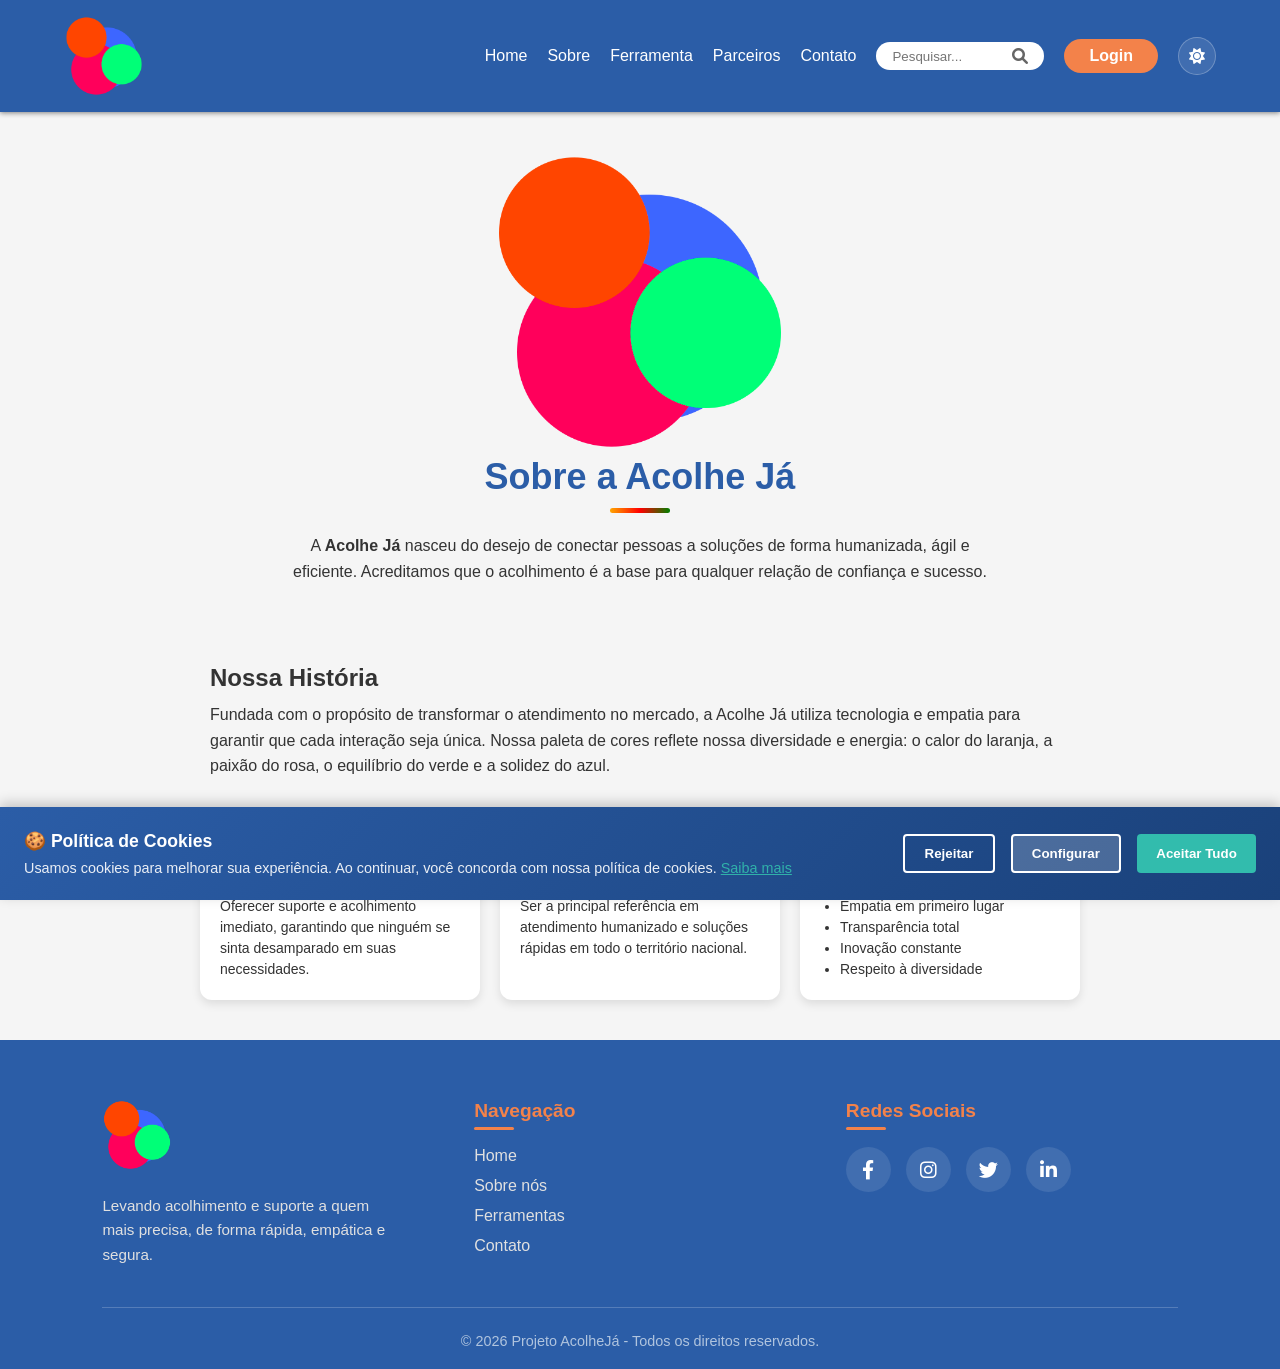
<file: sobre.html>
<!DOCTYPE html>
<html lang="pt-br">
<head>
    <meta charset="utf-8">
    <title>AcolheJá - Sobre</title>
    <link rel="stylesheet" href="style.css">
    <meta name="viewport" content="width=device-width, initial-scale=1.0">
    <link rel="stylesheet" href="https://cdnjs.cloudflare.com/ajax/libs/font-awesome/6.0.0/css/all.min.css">
    <script src="javaScript.js"></script>
</head>
<body class="home-page">

    <header class="navbar">
        <div class="logo-container">
            <a href="index.html">
                <img class="logo1" src="imagens/logo2.png" alt="AcolheJá Logo">
            </a>
        </div>
        
        <nav class="menu-navegacao">
            <a href="index.html">Home</a>
            <a href="sobre.html">Sobre</a>
            <a href="ferramenta.html">Ferramenta</a>
            <a href="afiliadoLogin.html">Parceiros</a>
            <a href="contato.html">Contato</a>
            <div class="search-box">
                <input type="search" placeholder="Pesquisar..." class="search-input">
                <i class="fas fa-search"></i>
            </div>
            <a href="login.html" class="btn-login-nav">Login</a>
        </nav>
    </header>
     <section class="sobre">
        <img src="imagens/logo2.png" width="300px">
        <h1>Sobre a Acolhe Já</h1>
        <div class="linha"></div>

        <p class="descricao">
            A <strong>Acolhe Já</strong> nasceu do desejo de conectar pessoas a soluções de forma humanizada, ágil e eficiente.
            Acreditamos que o acolhimento é a base para qualquer relação de confiança e sucesso.
        </p>
    </section>

    <section class="historia">
        <h2>Nossa História</h2>

        <p>
            Fundada com o propósito de transformar o atendimento no mercado, a Acolhe Já utiliza tecnologia e empatia
            para garantir que cada interação seja única. Nossa paleta de cores reflete nossa diversidade e energia:
            o calor do laranja, a paixão do rosa, o equilíbrio do verde e a solidez do azul.
        </p>
        <main>
    </section>

    <section class="cards">
        <div class="card missao">
            <h3>Nossa Missão</h3>
            <p>
                Oferecer suporte e acolhimento imediato, garantindo que ninguém se sinta desamparado em suas necessidades.
            </p>
        </div>

        <div class="card visao">
            <h3>Nossa Visão</h3>
            <p>
                Ser a principal referência em atendimento humanizado e soluções rápidas em todo o território nacional.
            </p>
        </div>

        <div class="card valores">
            <h3>Nossos Valores</h3>
            <ul>
                <li>Empatia em primeiro lugar</li>
                <li>Transparência total</li>
                <li>Inovação constante</li>
                <li>Respeito à diversidade</li>
            </ul>
        </div>
    </section>
</main>
<footer class="site-footer">
    <div class="footer-content">
        <div class="footer-logo-info">
            <img src="imagens/logo2.png" alt="AcolheJá Logo" class="footer-logo">
            <p>Levando acolhimento e suporte a quem mais precisa, de forma rápida, empática e segura.</p>
        </div>
        
        <div class="footer-links">
            <h3>Navegação</h3>
            <ul>
                <li><a href="index.html">Home</a></li>
                <li><a href="sobre.html">Sobre nós</a></li>
                <li><a href="ferramenta.html">Ferramentas</a></li>
                <li><a href="contato.html">Contato</a></li>
            </ul>
        </div>
        
        <div class="footer-social">
            <h3>Redes Sociais</h3>
            <div class="social-icons">
                <a href="#" aria-label="Facebook"><i class="fab fa-facebook-f"></i></a>
                <a href="#" aria-label="Instagram"><i class="fab fa-instagram"></i></a>
                <a href="#" aria-label="Twitter"><i class="fab fa-twitter"></i></a>
                <a href="#" aria-label="LinkedIn"><i class="fab fa-linkedin-in"></i></a>
            </div>
        </div>
    </div>
    
    <div class="footer-bottom">
        <p>&copy; 2026 Projeto AcolheJá - Todos os direitos reservados.</p>
    </div>
</footer>
<style>
    * {
    margin: 0;
    padding: 0;
    box-sizing: border-box;
}

body {
    font-family: 'Segoe UI', Tahoma, Geneva, Verdana, sans-serif;
    background-color: #f5f5f5;
    color: #333;
}

/* TOPO */
.topo {
    text-align: center;
    padding: 40px 0;
    background-color: #eee;
}

.topo img {
    width: 80px;
}

.topo p {
    color: #2b5da7;
    font-weight: bold;
    margin-top: 5px;
}

/* SOBRE */
.sobre {
    text-align: center;
    padding: 40px 20px;
}

.sobre h1 {
    font-size: 36px;
    color: #2b5da7;
}

.linha {
    width: 60px;
    height: 5px;
    margin: 10px auto;
    background: linear-gradient(to right, orange, red, green);
    border-radius: 5px;
}

.descricao {
    max-width: 700px;
    margin: 20px auto;
    line-height: 1.6;
}

/* HISTORIA */
.historia {
    max-width: 900px;
    margin: 0 auto;
    padding: 20px;
}

.historia h2 {
    margin-bottom: 10px;
}

.historia p {
    line-height: 1.6;
}

/* CARDS */
.cards {
    display: flex;
    justify-content: center;
    gap: 20px;
    padding: 40px;
    flex-wrap: wrap;
}

.card {
    background-color: white;
    width: 280px;
    padding: 20px;
    border-radius: 12px;
    box-shadow: 0 4px 10px rgba(0,0,0,0.1);
}

/* BORDAS COLORIDAS */
.missao {
    border-top: 5px solid orange;
}

.visao {
    border-top: 5px solid #e91e63;
}

.valores {
    border-top: 5px solid green;
}

.card h3 {
    margin-bottom: 10px;
}

.card p, .card ul {
    font-size: 14px;
    line-height: 1.5;
}

.card ul {
    padding-left: 20px;
}
</style>
</body>
</html>
</file>
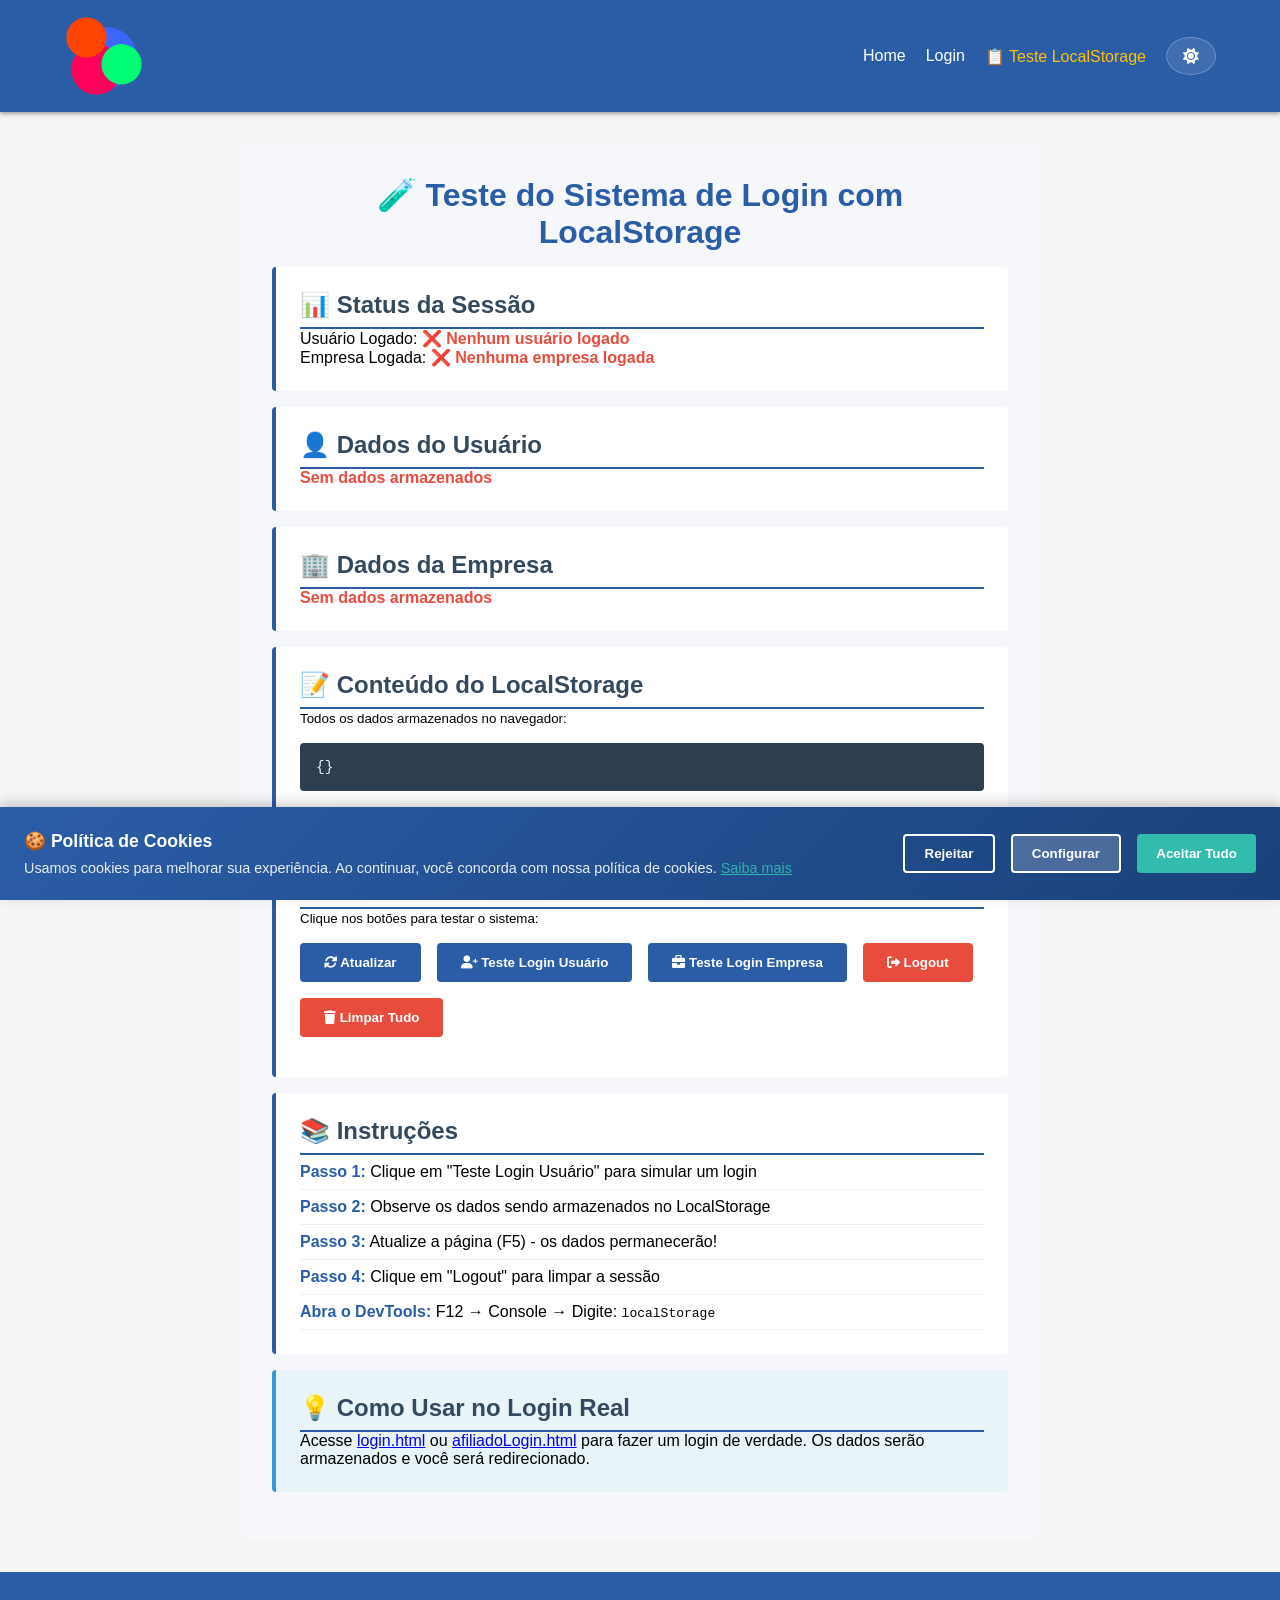
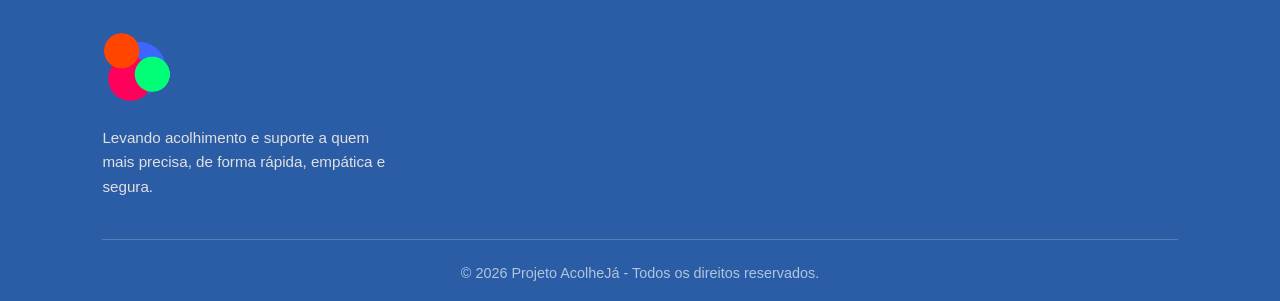
<file: testeLocalStorage.html>
<!DOCTYPE html>
<html lang="pt-BR">
<head>
    <meta charset="UTF-8">
    <meta name="viewport" content="width=device-width, initial-scale=1.0">
    <title>AcolheJá - Teste de LocalStorage</title>
    <link rel="stylesheet" href="style.css">
    <link rel="stylesheet" href="https://cdnjs.cloudflare.com/ajax/libs/font-awesome/6.0.0/css/all.min.css">
    <style>
        .teste-container {
            max-width: 800px;
            margin: 2rem auto;
            padding: 2rem;
            background: #f5f7fa;
            border-radius: 8px;
            font-family: Arial, sans-serif;
        }
        .info-box {
            background: white;
            padding: 1.5rem;
            margin: 1rem 0;
            border-left: 4px solid #2b5da7;
            border-radius: 4px;
        }
        .status-logado {
            color: #27ae60;
            font-weight: bold;
        }
        .status-deslogado {
            color: #e74c3c;
            font-weight: bold;
        }
        .json-display {
            background: #2c3e50;
            color: #ecf0f1;
            padding: 1rem;
            border-radius: 4px;
            overflow-x: auto;
            font-family: 'Courier New', monospace;
            font-size: 0.9rem;
            margin: 1rem 0;
        }
        .botoes-teste {
            display: flex;
            gap: 1rem;
            flex-wrap: wrap;
            margin: 1rem 0;
        }
        button {
            padding: 0.75rem 1.5rem;
            border: none;
            border-radius: 4px;
            cursor: pointer;
            font-weight: bold;
            transition: all 0.3s ease;
        }
        .btn-test {
            background: #2b5da7;
            color: white;
        }
        .btn-test:hover {
            background: #1a417a;
        }
        .btn-danger {
            background: #e74c3c;
            color: white;
        }
        .btn-danger:hover {
            background: #c0392b;
        }
        .btn-success {
            background: #27ae60;
            color: white;
        }
        .btn-success:hover {
            background: #229954;
        }
        h1 {
            color: #2b5da7;
            text-align: center;
        }
        h2 {
            color: #34495e;
            border-bottom: 2px solid #2b5da7;
            padding-bottom: 0.5rem;
        }
        .lista-dados {
            list-style: none;
            padding: 0;
        }
        .lista-dados li {
            padding: 0.5rem 0;
            border-bottom: 1px solid #ecf0f1;
        }
        .lista-dados strong {
            color: #2b5da7;
        }
    </style>
</head>
<body>
    <header class="navbar">
        <div class="logo-container">
            <a href="index.html">
                <img class="logo1" src="imagens/logo2.png" alt="AcolheJá Logo">
            </a>
        </div>
        <nav class="menu-navegacao">
            <a href="index.html">Home</a>
            <a href="login.html">Login</a>
            <a href="testeLocalStorage.html" style="color: #ffc107;">📋 Teste LocalStorage</a>
        </nav>
    </header>

    <main class="main-wrapper">
        <div class="teste-container">
            <h1>🧪 Teste do Sistema de Login com LocalStorage</h1>
            
            <div class="info-box">
                <h2>📊 Status da Sessão</h2>
                <p>
                    Usuário Logado: 
                    <span id="statusUsuario" class="status-deslogado">❌ Nenhum usuário logado</span>
                </p>
                <p>
                    Empresa Logada: 
                    <span id="statusEmpresa" class="status-deslogado">❌ Nenhuma empresa logada</span>
                </p>
            </div>

            <div class="info-box">
                <h2>👤 Dados do Usuário</h2>
                <div id="dadosUsuario">
                    <p class="status-deslogado">Sem dados armazenados</p>
                </div>
            </div>

            <div class="info-box">
                <h2>🏢 Dados da Empresa</h2>
                <div id="dadosEmpresa">
                    <p class="status-deslogado">Sem dados armazenados</p>
                </div>
            </div>

            <div class="info-box">
                <h2>📝 Conteúdo do LocalStorage</h2>
                <p><small>Todos os dados armazenados no navegador:</small></p>
                <div id="localStorageContent" class="json-display">
                    {}
                </div>
            </div>

            <div class="info-box">
                <h2>🎮 Ações de Teste</h2>
                <p><small>Clique nos botões para testar o sistema:</small></p>
                
                <div class="botoes-teste">
                    <button class="btn-test" onclick="atualizarTela()">
                        <i class="fas fa-sync-alt"></i> Atualizar
                    </button>
                    <button class="btn-test" onclick="testeLoginUsuario()">
                        <i class="fas fa-user-plus"></i> Teste Login Usuário
                    </button>
                    <button class="btn-test" onclick="testeLoginEmpresa()">
                        <i class="fas fa-briefcase"></i> Teste Login Empresa
                    </button>
                    <button class="btn-danger" onclick="fazerLogout()">
                        <i class="fas fa-sign-out-alt"></i> Logout
                    </button>
                    <button class="btn-danger" onclick="limparLocalStorage()">
                        <i class="fas fa-trash"></i> Limpar Tudo
                    </button>
                </div>
            </div>

            <div class="info-box">
                <h2>📚 Instruções</h2>
                <ul class="lista-dados">
                    <li><strong>Passo 1:</strong> Clique em "Teste Login Usuário" para simular um login</li>
                    <li><strong>Passo 2:</strong> Observe os dados sendo armazenados no LocalStorage</li>
                    <li><strong>Passo 3:</strong> Atualize a página (F5) - os dados permanecerão!</li>
                    <li><strong>Passo 4:</strong> Clique em "Logout" para limpar a sessão</li>
                    <li><strong>Abra o DevTools:</strong> F12 → Console → Digite: <code>localStorage</code></li>
                </ul>
            </div>

            <div class="info-box" style="background: #e8f4f8; border-left-color: #3498db;">
                <h2>💡 Como Usar no Login Real</h2>
                <p>Acesse <a href="login.html">login.html</a> ou <a href="afiliadoLogin.html">afiliadoLogin.html</a> para fazer um login de verdade. Os dados serão armazenados e você será redirecionado.</p>
            </div>
        </div>
    </main>

    <footer class="site-footer">
        <div class="footer-content">
            <div class="footer-logo-info">
                <img src="imagens/logo2.png" alt="AcolheJá Logo" class="footer-logo">
                <p>Levando acolhimento e suporte a quem mais precisa, de forma rápida, empática e segura.</p>
            </div>
        </div>
        <div class="footer-bottom">
            <p>&copy; 2026 Projeto AcolheJá - Todos os direitos reservados.</p>
        </div>
    </footer>

    <script src="javaScript.js"></script>
    <script>
        // Funções de teste
        function atualizarTela() {
            const usuario = JSON.parse(localStorage.getItem('usuarioLogado'));
            const empresa = JSON.parse(localStorage.getItem('empresaLogada'));

            // Status do usuário
            const statusUsuario = document.getElementById('statusUsuario');
            if (usuario) {
                statusUsuario.textContent = `✅ ${usuario.email}`;
                statusUsuario.className = 'status-logado';
            } else {
                statusUsuario.textContent = '❌ Nenhum usuário logado';
                statusUsuario.className = 'status-deslogado';
            }

            // Status da empresa
            const statusEmpresa = document.getElementById('statusEmpresa');
            if (empresa) {
                statusEmpresa.textContent = `✅ ${empresa.cnpj}`;
                statusEmpresa.className = 'status-logado';
            } else {
                statusEmpresa.textContent = '❌ Nenhuma empresa logada';
                statusEmpresa.className = 'status-deslogado';
            }

            // Dados do usuário
            const dadosUsuario = document.getElementById('dadosUsuario');
            if (usuario) {
                dadosUsuario.innerHTML = `
                    <ul class="lista-dados">
                        <li><strong>Email:</strong> ${usuario.email}</li>
                        <li><strong>Tipo:</strong> ${usuario.tipo}</li>
                        <li><strong>Data de Login:</strong> ${new Date(usuario.dataLogin).toLocaleString('pt-BR')}</li>
                    </ul>
                `;
            } else {
                dadosUsuario.innerHTML = '<p class="status-deslogado">Sem dados armazenados</p>';
            }

            // Dados da empresa
            const dadosEmpresa = document.getElementById('dadosEmpresa');
            if (empresa) {
                dadosEmpresa.innerHTML = `
                    <ul class="lista-dados">
                        <li><strong>CNPJ:</strong> ${empresa.cnpj}</li>
                        <li><strong>Tipo:</strong> ${empresa.tipo}</li>
                        <li><strong>Data de Login:</strong> ${new Date(empresa.dataLogin).toLocaleString('pt-BR')}</li>
                    </ul>
                `;
            } else {
                dadosEmpresa.innerHTML = '<p class="status-deslogado">Sem dados armazenados</p>';
            }

            // LocalStorage completo
            const localStorageContent = document.getElementById('localStorageContent');
            const allData = {};
            for (let i = 0; i < localStorage.length; i++) {
                const key = localStorage.key(i);
                allData[key] = JSON.parse(localStorage.getItem(key));
            }
            localStorageContent.textContent = JSON.stringify(allData, null, 2);
        }

        function testeLoginUsuario() {
            localStorage.setItem('usuarioLogado', JSON.stringify({
                email: 'usuario@teste.com',
                tipo: 'usuario',
                dataLogin: new Date().toISOString()
            }));
            alert('✅ Login de usuário simulado! Dados salvos em localStorage.');
            atualizarTela();
        }

        function testeLoginEmpresa() {
            localStorage.setItem('empresaLogada', JSON.stringify({
                cnpj: '12.345.678/0001-90',
                tipo: 'empresa',
                dataLogin: new Date().toISOString()
            }));
            alert('✅ Login de empresa simulado! Dados salvos em localStorage.');
            atualizarTela();
        }

        function limparLocalStorage() {
            if (confirm('⚠️ Tem certeza que deseja limpar TODO o localStorage?')) {
                localStorage.clear();
                alert('✅ LocalStorage limpo!');
                atualizarTela();
            }
        }

        // Atualizar ao carregar a página
        document.addEventListener('DOMContentLoaded', atualizarTela);
    </script>
</body>
</html>
</file>
<file: style.css>
/* =========================================
   1. RESET E CONFIGURAÇÕES GERAIS
   ========================================= */
   * {
    box-sizing: border-box;
    margin: 0;
    padding: 0;
}

body {
    font-family: 'Segoe UI', Tahoma, Geneva, Verdana, sans-serif;
    background: whitesmoke; 
    min-height: 100vh;
}

/* Classes Utilitárias Globais */
.text-center { 
    text-align: center; 
}

/* =========================================
   2. NAVBAR (COMPARTILHADA)
   ========================================= */
.navbar {
    display: flex;
    justify-content: space-between;
    align-items: center;
    padding: 1rem 5%;
    background: #2b5da7;
    box-shadow: 0px 1px 5px grey;
    position: sticky;
    top: 0;
    z-index: 1000;
}

.logo1 {
    display: flex;
    height: 80px;
    transition: transform 0.5s cubic-bezier(0.68, -0.55, 0.265, 1.55);
}
.logo1:hover{
    transform: rotate(3deg) scale(1.1);
}

.menu-navegacao {
    display: flex;
    align-items: center;
    gap: 20px;
}
.menu-navegacao a {
    color: white;
    text-decoration: none;
    font-weight: 500;
    position: relative;
    transition: color 0.4s ease, transform 0.3s ease;
}
.menu-navegacao a:hover {
    color: #f3824a; /* Laranja do projeto */
    transform: translateY(-2px); 
}
.menu-navegacao a::after {
    content: '';
    position: absolute;
    width: 0;
    height: 2px;
    bottom: -5px;
    left: 0;
    background-color: #f3824a;
    transition: width 0.3s ease-in-out;
}
.menu-navegacao a:hover::after {
    width: 100%;
}

.search-box {
    background: white;
    padding: 5px 15px;
    border-radius: 20px;
    display: flex;
    align-items: center;
    transition: all 0.4s ease;
    border: 1px solid transparent;
}
.search-box:focus-within {
    border: 1px solid #f3824a;
    box-shadow: 0 0 8px rgba(243, 130, 74, 0.2);
    transform: scale(1.02);
}
.search-input {
    border: none;
    outline: none;
    width: 120px;
    transition: width 0.4s ease;
}
.search-input:focus {
    width: 180px; 
}
.search-box i { 
    color: #666; 
}

.btn-login-nav {
    background: #f3824a;
    padding: 8px 25px;
    border-radius: 20px;
    font-weight: bold !important;
    color: white;
}

/* Novo Atalho do Formulário na Navbar */
.btn-form-nav {
    background: #e83174; 
    padding: 8px 25px;
    border-radius: 20px;
    font-weight: bold !important;
    color: white !important;
    text-decoration: none;
    transition: all 0.3s ease;
}
.btn-form-nav:hover {
    background: #c52962;
    transform: translateY(-2px);
    box-shadow: 0 4px 10px rgba(232, 49, 116, 0.3);
}

/* =========================================
   3. BOTÕES E FORMULÁRIOS (COMPARTILHADOS)
   ========================================= */
.btn-cta {
    background: #e83174; 
    color: white;
    padding: 15px 60px;
    border-radius: 30px;
    text-decoration: none;
    font-weight: bold;
    display: inline-block;
    transition: all 0.5s ease !important;
    overflow: hidden;
    position: relative;
    border: none;
    cursor: pointer;
}
.btn-cta:hover{
    transform: scale(1.05) translateY(-3px);
    background-color: #c52962 !important; 
    letter-spacing: 1px; 
    box-shadow: 0 8px 20px rgba(232, 49, 116, 0.3); 
}

.btn-primary {
    background-color: #f3824a;
    color: white;
    border: none;
    padding: 14px 50px;
    border-radius: 30px;
    font-weight: bold;
    cursor: pointer;
    transition: all 0.3s ease;
}
.btn-primary:hover {
    background-color: #d16935;
}

.btn-outline {
    background: transparent;
    color: #f3824a;
    border: 2px solid #f3824a;
    padding: 13px 40px;
    border-radius: 30px;
    text-decoration: none;
    font-weight: bold;
    transition: all 0.3s ease;
}
.btn-outline:hover {
    background: #f3824a;
    color: white;
    transform: translateY(-3px);
}

.auth-card {
    background: #ffffff;
    width: 100%;
    max-width: 550px;
    border-radius: 15px;
    overflow: hidden;
    box-shadow: 0 15px 35px rgba(0,0,0,0.1);
}
.form-content { 
    padding: 40px;
    text-align: center;
    color: #333; 
}
.input-container {
    text-align: left;
    margin-bottom: 20px;
    margin-top: 20px;
}
.input-container label {
    font-weight: bold;
    display: block; 
    margin-bottom: 5px; 
    color: #2b5da7;
}
.input-icon {
    display: flex;
    align-items: center;
    border: 2px solid #f3824a;
    border-radius: 30px;
    padding: 10px 20px;
    background: white;
}
.input-icon i { 
    margin-right: 10px; 
    color: #555; 
}
.input-icon input { 
    border: none;
    outline: none;
    width: 100%;
    background: transparent; 
}
.grid-inputs { 
    display: grid;
    grid-template-columns: 1fr 1fr;
    gap: 15px; 
}

/* Telas de login e cadastro */
body:has(.auth-tabs),
body:has(.auth-partner-header) {
    background: whitesmoke;
    min-height: 100vh;
}

body:has(.auth-tabs) > footer,
body:has(.auth-partner-header) > footer {
    display: none;
}

body:has(.auth-tabs) .main-wrapper,
body:has(.auth-partner-header) .main-wrapper {
    width: 100%;
    min-height: calc(100vh - 112px);
    display: flex;
    justify-content: center;
    align-items: center;
    padding: 28px 16px;
}

body:has(.auth-tabs) .auth-card,
body:has(.auth-partner-header) .auth-card {
    max-width: 550px;
    border-radius: 14px;
    box-shadow: 0 15px 35px rgba(43, 93, 167, 0.16);
}

body:has(.auth-tabs) .auth-card {
    min-height: 578px;
}

body:has(.auth-tabs) .auth-tabs {
    display: grid;
    grid-template-columns: 1fr 1fr;
    min-height: 64px;
}

body:has(.auth-tabs) .tab-btn {
    display: flex;
    align-items: center;
    justify-content: center;
    gap: 6px;
    color: #ffffff;
    text-decoration: none;
    font-size: 1rem;
    font-weight: 800;
    background: #637485;
    transition: filter 0.2s ease, background-color 0.2s ease;
}

body:has(.auth-tabs) .tab-btn.inactive {
    color: rgba(255, 255, 255, 0.75);
}

body:has(.auth-tabs) .tab-btn.active {
    background: #f68045;
    color: #ffffff;
}

body:has(.auth-tabs) .tab-btn:hover {
    filter: brightness(1.04);
}

body:has(.auth-tabs) .form-content,
body:has(.auth-partner-header) .form-content {
    padding: 36px 40px 38px;
}

body:has(.auth-tabs) .form-content h2,
body:has(.auth-partner-header) .form-content h2 {
    color: #2b2b2b;
    font-size: 1.75rem;
    line-height: 1.2;
    margin-bottom: 16px;
    font-weight: 850;
}

body:has(.auth-tabs) .form-content > p,
body:has(.auth-partner-header) .form-content > p {
    color: #555;
    font-size: 0.95rem;
    line-height: 1.6;
    margin-bottom: 26px;
}

body:has(.auth-tabs) .input-container,
body:has(.auth-partner-header) .input-container {
    margin: 0 0 20px;
}

body:has(.auth-tabs) .grid-inputs,
body:has(.auth-partner-header) .grid-inputs {
    gap: 15px;
}

body:has(.auth-tabs) .input-container label,
body:has(.auth-partner-header) .input-container label {
    color: #292929;
    font-size: 0.86rem;
    font-weight: 800;
    margin-bottom: 9px;
}

body:has(.auth-tabs) .input-icon,
body:has(.auth-partner-header) .input-icon {
    min-height: 42px;
    border: 2px solid #f68045;
    border-radius: 24px;
    padding: 8px 18px;
    box-shadow: none;
}

body:has(.auth-tabs) .input-icon i,
body:has(.auth-partner-header) .input-icon i {
    color: #5e6368;
    font-size: 1rem;
}

body:has(.auth-tabs) .input-icon input,
body:has(.auth-partner-header) .input-icon input {
    color: #333;
    font-size: 1rem;
    min-width: 0;
}

body:has(.auth-tabs) .input-icon input::placeholder,
body:has(.auth-partner-header) .input-icon input::placeholder {
    color: #737373;
    opacity: 1;
}

body:has(.auth-tabs) .input-icon:focus-within,
body:has(.auth-partner-header) .input-icon:focus-within {
    box-shadow: 0 0 0 4px rgba(246, 128, 69, 0.16);
}

body:has(.auth-tabs) .btn-primary,
body:has(.auth-partner-header) .btn-primary {
    display: block;
    min-width: 152px;
    min-height: 49px;
    margin: 26px auto 0;
    padding: 13px 36px;
    border-radius: 9px;
    background: #f68045;
    font-size: 1rem;
    font-weight: 800;
}

body:has(.auth-tabs) .btn-primary:hover,
body:has(.auth-partner-header) .btn-primary:hover {
    background: #e96f34;
    transform: translateY(-1px);
}

body:has(.auth-tabs) .link-esqueci,
body:has(.auth-partner-header) .link-esqueci {
    display: none;
}

body:has(.auth-tabs) #toggleLoginSenha,
body:has(.auth-tabs) .toggle-pass,
body:has(.auth-partner-header) #toggleSenhaEmpresa {
    display: none;
}

body:has(.auth-tabs) .footer-text,
body:has(.auth-partner-header) .footer-text {
    margin-top: 24px;
    color: #555;
    font-size: 0.94rem;
}

body:has(.auth-tabs) .footer-text a,
body:has(.auth-partner-header) .footer-text a {
    color: #e9773e;
    font-weight: 800;
}

body:has(.auth-tabs) .footer-text hr,
body:has(.auth-partner-header) .footer-text hr {
    display: none;
}

body:has(.auth-tabs) .partner-access {
    margin-top: 18px;
    padding-top: 16px;
    border-top: 1px solid #e8edf3;
    text-align: center;
}

body:has(.auth-tabs) .partner-access p {
    color: #555;
    font-size: 0.92rem;
    margin-bottom: 12px;
}

body:has(.auth-tabs) .partner-links {
    display: flex;
    justify-content: center;
    flex-wrap: wrap;
    gap: 10px;
}

body:has(.auth-tabs) .partner-links a {
    display: inline-flex;
    align-items: center;
    gap: 7px;
    color: #2b5da7;
    background: #f0f4f8;
    border: 1px solid #dce5ef;
    border-radius: 20px;
    padding: 8px 14px;
    text-decoration: none;
    font-size: 0.88rem;
    font-weight: 800;
    transition: all 0.25s ease;
}

body:has(.auth-tabs) .partner-links a:hover {
    background: #f3824a;
    border-color: #f3824a;
    color: #ffffff;
    transform: translateY(-2px);
}

body:has(.auth-partner-header) .auth-card {
    max-width: 650px;
}

body:has(.auth-partner-header) .auth-partner-header {
    background: #637485;
    color: #ffffff;
    padding: 26px 32px;
    text-align: center;
}

body:has(.auth-partner-header) .auth-partner-header i {
    color: #f68045;
    font-size: 2rem;
    margin-bottom: 10px;
}

body:has(.auth-partner-header) .auth-partner-header h2 {
    font-size: 1.45rem;
    margin-bottom: 6px;
}

body:has(.auth-partner-header) .auth-partner-header p {
    color: rgba(255, 255, 255, 0.78);
    font-size: 0.95rem;
}

/* =========================================
   4. LAYOUT HOME
   ========================================= */
.hero-container {
    display: grid;
    grid-template-columns: 1fr 1fr;
    gap: 50px;
    padding: 60px 8%;
    align-items: center;
}
.badge-slogan {
    color: white;
    background: #f3824a;
    padding: 5px 30px;
    border-radius: 15px;
    font-size: 0.9rem;
    font-weight: bold;
}
.hero-title {
    color: #2b5da7;
    font-size: 4rem;
    margin: 10px 0;
}
.hero-description {
    color: #333;
    font-size: 1.1rem;
    margin-bottom: 30px;
    opacity: 0.9;
    line-height: 1.6;
}
.hero-visual-grid {
    display: flex;
    flex-direction: column;
    gap: 20px; 
}
.grid-top { 
    display: grid;
    grid-template-columns: 1fr 1fr;
    gap: 20px; 
}
.grid-item img { 
    width: 100%; 
    height: 140px; 
    object-fit: cover; 
    border-radius: 10px; 
}
.carrossel-placeholder { 
    position: relative; 
    height: 250px; 
    border-radius: 10px; 
    overflow: hidden; 
}
.carrossel-placeholder img { 
    width: 100%; 
    height: 100%; 
    object-fit: cover; 
}
.nav-arrows { 
    position: absolute; 
    top: 50%; 
    width: 100%; 
    display: flex; 
    justify-content: space-between; 
    padding: 0 10px; 
    transform: translateY(-50%); 
}

.como-funciona {
    padding: 80px 8%;
    background-color: #ffffff;
    text-align: center;
}
.section-title {
    color: #2b5da7;
    font-size: 2.5rem;
    margin-bottom: 50px;
}
.cards-container {
    display: grid;
    grid-template-columns: repeat(auto-fit, minmax(280px, 1fr));
    gap: 30px;
}
.card {
    background: whitesmoke;
    padding: 40px 20px;
    border-radius: 15px;
    box-shadow: 0 4px 15px rgba(0,0,0,0.05);
    transition: transform 0.3s ease, box-shadow 0.3s ease;
}
.card:hover {
    transform: translateY(-10px);
    box-shadow: 0 15px 30px rgba(43, 93, 167, 0.15);
}
.card-icon {
    font-size: 3rem;
    color: #f3824a;
    margin-bottom: 20px;
}

/* =========================================
   5. LAYOUT PÁGINA DE DOAÇÕES
   ========================================= */
.hero-doacao {
    display: grid;
    grid-template-columns: 1.2fr 1fr;
    gap: 40px;
    padding: 60px 8%;
    align-items: center;
    background: linear-gradient(135deg, #ffffff 0%, #f0f4f8 100%);
}
.hero-botoes {
    display: flex;
    gap: 20px;
    margin-top: 20px;
}

.impacto-section {
    padding: 60px 8%;
    background-color: #2b5da7;
    color: white;
}
.impacto-section .section-title {
    color: white;
}
.impacto-grid {
    display: grid;
    grid-template-columns: repeat(auto-fit, minmax(220px, 1fr));
    gap: 30px;
    margin-top: 40px;
}
.impacto-card {
    background: rgba(255,255,255,0.1);
    color: white;
    backdrop-filter: blur(5px);
    border: 1px solid rgba(255,255,255,0.2);
}
.impacto-card .contador {
    font-size: 3rem;
    color: #f3824a;
    margin: 10px 0;
    font-weight: 800;
}

.doacao-wrapper {
    padding: 80px 8%;
    background: whitesmoke;
}
.doacao-grid {
    display: grid;
    grid-template-columns: 1.5fr 1fr;
    gap: 40px;
    align-items: start;
    margin-top: 40px;
}
.doacao-form-card {
    margin: 0;
    max-width: 100%;
}
.valores-grid {
    display: grid;
    grid-template-columns: repeat(auto-fit, minmax(130px, 1fr));
    gap: 15px;
    margin-bottom: 30px;
    margin-top: 20px;
}
.valor-btn {
    background: #f0f4f8;
    border: 2px solid #e0e6ed;
    border-radius: 10px;
    padding: 15px 10px;
    cursor: pointer;
    transition: all 0.3s ease;
    display: flex;
    flex-direction: column;
    align-items: center;
}
.valor-btn strong {
    font-size: 1.4rem;
    color: #2b5da7;
    margin-bottom: 5px;
}
.valor-btn span {
    font-size: 0.8rem;
    color: #666;
}
.valor-btn:hover {
    border-color: #f3824a;
    transform: translateY(-2px);
}
.valor-btn.ativo {
    background: #f3824a;
    border-color: #f3824a;
}
.valor-btn.ativo strong, .valor-btn.ativo span {
    color: white;
}
.metodo-pagamento {
    width: 100%;
    padding: 12px 20px;
    border: 2px solid #f3824a;
    border-radius: 30px;
    font-family: inherit;
    font-size: 1rem;
    color: #555;
    outline: none;
    background: white;
}

.pix-destaque {
    position: sticky;
    top: 100px;
}
.pix-card {
    background: #ffffff;
    border-radius: 15px;
    padding: 30px;
    box-shadow: 0 10px 30px rgba(43, 93, 167, 0.1);
    text-align: center;
    border-top: 5px solid #32bcad; 
}
.pix-header {
    display: flex;
    align-items: center;
    justify-content: center;
    gap: 10px;
    color: #32bcad;
    font-size: 1.5rem;
    margin-bottom: 15px;
}
.pix-info {
    color: #666;
    font-size: 0.9rem;
    margin-bottom: 25px;
}
.qr-container img {
    border-radius: 10px;
    padding: 10px;
    border: 1px solid #eee;
    background: white;
}
.chave-container {
    margin-top: 25px;
    text-align: left;
}
.chave-container label {
    font-size: 0.85rem;
    font-weight: bold;
    color: #2b5da7;
}
.chave-input-group {
    display: flex;
    margin-top: 5px;
    border-radius: 8px;
    overflow: hidden;
    border: 1px solid #ddd;
}
.chave-input-group input {
    flex: 1;
    border: none;
    padding: 10px;
    background: #f9f9f9;
    color: #555;
    outline: none;
}
.chave-input-group button {
    background: #32bcad;
    color: white;
    border: none;
    padding: 0 15px;
    cursor: pointer;
    font-weight: bold;
    transition: 0.3s;
}
.chave-input-group button:hover {
    background: #259c8f;
}
.pix-feedback {
    display: block;
    font-size: 0.8rem;
    color: #32bcad;
    margin-top: 5px;
    opacity: 0;
    transition: opacity 0.3s;
}

.secao-cartao {
    display: none;
    margin-top: 25px;
    animation: fadeSlideIn 0.4s ease;
}

@keyframes fadeSlideIn {
    from { opacity: 0; transform: translateY(10px); }
    to   { opacity: 1; transform: translateY(0); }
}

.cartao-visual {
    background: linear-gradient(135deg, #2b5da7 0%, #1a417a 60%, #0d2a52 100%);
    border-radius: 18px;
    padding: 24px 28px;
    color: white;
    margin-bottom: 25px;
    position: relative;
    overflow: hidden;
    box-shadow: 0 10px 30px rgba(43,93,167,0.35);
    min-height: 160px;
}
.cartao-visual::before {
    content: '';
    position: absolute;
    top: -40px; right: -40px;
    width: 160px; height: 160px;
    border-radius: 50%;
    background: rgba(255,255,255,0.06);
}
.cartao-visual::after {
    content: '';
    position: absolute;
    bottom: -60px; left: -20px;
    width: 200px; height: 200px;
    border-radius: 50%;
    background: rgba(255,255,255,0.04);
}
.cartao-chip {
    width: 38px;
    height: 28px;
    background: linear-gradient(135deg, #f3824a, #e8b44a);
    border-radius: 5px;
    margin-bottom: 18px;
}
.cartao-numero-preview {
    font-size: 1.25rem;
    letter-spacing: 3px;
    margin-bottom: 18px;
    font-family: 'Courier New', monospace;
    opacity: 0.9;
}
.cartao-rodape {
    display: flex;
    justify-content: space-between;
    align-items: flex-end;
    font-size: 0.8rem;
}
.cartao-rodape .label-cartao {
    opacity: 0.65;
    font-size: 0.65rem;
    text-transform: uppercase;
    letter-spacing: 1px;
    margin-bottom: 3px;
}
.cartao-rodape .valor-cartao {
    font-size: 0.95rem;
    font-weight: bold;
}
.bandeira-icon {
    font-size: 2.2rem;
    opacity: 0.9;
}

.campo-cartao {
    margin-bottom: 18px;
}
.campo-cartao label {
    display: block;
    font-size: 0.85rem;
    font-weight: bold;
    color: #2b5da7;
    margin-bottom: 6px;
}
.input-cartao-wrapper {
    display: flex;
    align-items: center;
    border: 2px solid #e0e6ed;
    border-radius: 10px;
    padding: 10px 16px;
    background: white;
    transition: border-color 0.3s ease, box-shadow 0.3s ease;
    gap: 10px;
}
.input-cartao-wrapper:focus-within {
    border-color: #f3824a;
    box-shadow: 0 0 0 3px rgba(243,130,74,0.12);
}
.input-cartao-wrapper i {
    color: #aaa;
    font-size: 1rem;
    flex-shrink: 0;
}
.input-cartao-wrapper input {
    border: none;
    outline: none;
    width: 100%;
    background: transparent;
    font-size: 1rem;
    color: #333;
    font-family: inherit;
}
.input-cartao-wrapper input::placeholder {
    color: #bbb;
}
.grid-cartao-2 {
    display: grid;
    grid-template-columns: 1fr 1fr;
    gap: 15px;
}
.select-parcelamento {
    width: 100%;
    border: 2px solid #e0e6ed;
    border-radius: 10px;
    padding: 12px 16px;
    font-family: inherit;
    font-size: 1rem;
    color: #555;
    outline: none;
    background: white;
    transition: border-color 0.3s ease;
    cursor: pointer;
}
.select-parcelamento:focus {
    border-color: #f3824a;
    box-shadow: 0 0 0 3px rgba(243,130,74,0.12);
}
.aviso-seguranca {
    display: flex;
    align-items: center;
    gap: 8px;
    background: #f0faf8;
    border: 1px solid #c6e8e3;
    border-radius: 8px;
    padding: 10px 14px;
    font-size: 0.8rem;
    color: #2a8a7a;
    margin-top: 5px;
}
.aviso-seguranca i {
    font-size: 1rem;
    flex-shrink: 0;
}

.transparencia-section {
    padding: 60px 8%;
    background: white;
}
.transparencia-container {
    max-width: 800px;
    margin: 40px auto 0;
}
.barra-item {
    margin-bottom: 25px;
}
.barra-info {
    display: flex;
    justify-content: space-between;
    margin-bottom: 8px;
    font-weight: bold;
    color: #333;
}
.barra-info i {
    width: 25px;
    color: #555;
}
.barra-fundo {
    width: 100%;
    height: 12px;
    background: #e0e6ed;
    border-radius: 10px;
    overflow: hidden;
}
.barra-progresso {
    height: 100%;
    width: 0; 
    border-radius: 10px;
    transition: width 1.5s cubic-bezier(0.1, 0.8, 0.2, 1);
}

.depoimentos-section {
    padding: 60px 8%;
    background: #f0f4f8;
}
.depoimentos-carousel {
    display: flex;
    gap: 30px;
    margin-top: 40px;
    overflow-x: auto;
    scroll-snap-type: x mandatory;
    padding-bottom: 20px;
}
.depoimento-card {
    flex: 0 0 calc(33.333% - 20px);
    background: white;
    padding: 30px;
    border-radius: 15px;
    text-align: center;
    box-shadow: 0 5px 15px rgba(0,0,0,0.05);
    scroll-snap-align: center;
}
.depoimento-foto {
    width: 80px;
    height: 80px;
    border-radius: 50%;
    object-fit: cover;
    margin-bottom: 15px;
    border: 3px solid #f3824a;
}
.depoimento-card h4 {
    color: #2b5da7;
    margin-bottom: 10px;
}
.depoimento-card p {
    color: #666;
    font-style: italic;
    line-height: 1.6;
}

.faq-section {
    padding: 60px 8%;
    background: white;
}
.faq-container {
    max-width: 800px;
    margin: 40px auto 0;
}
.faq-item {
    border-bottom: 1px solid #eee;
    margin-bottom: 10px;
}
.faq-pergunta {
    width: 100%;
    text-align: left;
    background: none;
    border: none;
    padding: 20px 0;
    font-size: 1.1rem;
    font-weight: bold;
    color: #2b5da7;
    cursor: pointer;
    display: flex;
    justify-content: space-between;
    align-items: center;
    transition: color 0.3s;
}
.faq-pergunta:hover, .faq-pergunta.ativa {
    color: #f3824a;
}
.faq-pergunta i {
    transition: transform 0.3s;
}
.faq-pergunta.ativa i {
    transform: rotate(180deg);
}
.faq-resposta {
    max-height: 0;
    overflow: hidden;
    transition: max-height 0.4s ease-in-out;
}
.faq-resposta p {
    padding-bottom: 20px;
    color: #555;
    line-height: 1.6;
}

.cta-final {
    background: linear-gradient(rgba(43, 93, 167, 0.9), rgba(43, 93, 167, 0.9)), url('https://images.unsplash.com/photo-1488521787991-ed7bbaae773c?ixlib=rb-1.2.1&auto=format&fit=crop&w=1350&q=80') center/cover;
    padding: 80px 8%;
    color: white;
}
.cta-final h2 {
    font-size: 2.5rem;
    margin-bottom: 15px;
}
.cta-final p {
    font-size: 1.2rem;
    opacity: 0.9;
}

/* =========================================
   6. FOOTER (COMPARTILHADO)
   ========================================= */
.site-footer {
    background-color: #2b5da7;
    color: #ffffff;
    padding: 60px 8% 20px;
}
.footer-content {
    display: grid;
    grid-template-columns: repeat(auto-fit, minmax(250px, 1fr));
    gap: 40px;
    margin-bottom: 40px;
}
.footer-logo {
    height: 70px;
    margin-bottom: 20px;
    transition: transform 0.3s ease;
}
.footer-logo:hover {
    transform: scale(1.05);
}
.footer-logo-info p {
    font-size: 0.95rem;
    line-height: 1.6;
    color: #e0e0e0;
    max-width: 300px;
}
.footer-links h3, .footer-social h3 {
    font-size: 1.2rem;
    margin-bottom: 25px;
    color: #f3824a;
    position: relative;
    display: inline-block;
}
.footer-links h3::after, .footer-social h3::after {
    content: '';
    position: absolute;
    width: 40px;
    height: 3px;
    background-color: #f3824a;
    bottom: -8px;
    left: 0;
    border-radius: 2px;
}
.footer-links ul {
    list-style: none;
}
.footer-links li {
    margin-bottom: 12px;
}
.footer-links a {
    color: #e0e0e0;
    text-decoration: none;
    transition: color 0.3s ease, padding-left 0.3s ease;
    display: inline-block;
}
.footer-links a:hover {
    color: #f3824a;
    padding-left: 5px; 
}
.social-icons {
    display: flex;
    gap: 15px;
}
.social-icons a {
    display: flex;
    align-items: center;
    justify-content: center;
    width: 45px;
    height: 45px;
    background-color: rgba(255, 255, 255, 0.1);
    color: #ffffff;
    border-radius: 50%;
    text-decoration: none;
    transition: all 0.3s ease;
    font-size: 1.2rem;
}
.social-icons a:hover {
    background-color: #f3824a;
    transform: translateY(-5px);
    box-shadow: 0 5px 15px rgba(243, 130, 74, 0.4);
}
.footer-bottom {
    text-align: center;
    padding-top: 25px;
    border-top: 1px solid rgba(255, 255, 255, 0.2);
    font-size: 0.9rem;
    color: #b0c4de;
}

/* =========================================
   7. RESPONSIVIDADE (MEDIA QUERIES)
   ========================================= */
@media (max-width: 1200px) {
    .depoimento-card { flex: 0 0 calc(50% - 15px); }
}
@media (max-width: 992px) {
    .hero-container { 
        grid-template-columns: 1fr;
        text-align: center; 
        padding: 40px 5%;
        gap: 30px;
    }
    .hero-description {
        margin: 0 auto 30px auto;
        max-width: 600px;
    }
    .hero-doacao { grid-template-columns: 1fr; text-align: center; }
    .hero-botoes { justify-content: center; }
    .doacao-grid { grid-template-columns: 1fr; }
    .pix-destaque { position: relative; top: 0; }
}
@media (max-width: 768px) {
    .navbar { 
        flex-direction: row;
        flex-wrap: wrap;
        justify-content: center;
        padding: 15px 5%;
        gap: 20px; 
    }
    .logo-container { width: 100%; display: flex; justify-content: center; }
    .menu-navegacao { flex-direction: row; flex-wrap: wrap; justify-content: center; gap: 15px; }
    .hero-title { font-size: 2.8rem; }
    .grid-inputs { grid-template-columns: 1fr; }
    .depoimento-card { flex: 0 0 100%; }
    .valores-grid { grid-template-columns: 1fr 1fr; }
    .cta-final h2 { font-size: 2rem; }
    .hero-botoes { flex-direction: column; }
    .btn-outline { margin-top: 10px; }
}
@media (max-width: 480px) {
    .hero-title { font-size: 2.2rem; }
    .menu-navegacao { flex-direction: row; justify-content: center; gap: 10px; font-size: 0.85rem; }
    .search-box { width: 100%; margin: 10px 0; }
    .btn-login-nav { padding: 5px 15px; }
    .grid-top { grid-template-columns: 1fr; }
    .carrossel-placeholder { height: 180px; }
    .valores-grid { grid-template-columns: 1fr; }
}

/* =========================================================================
   ESTILOS ESPECÍFICOS - CENTRAL DE COOKIES
   ========================================================================= */
.unified-container { max-width: 1000px; margin: 2rem auto; padding: 2rem; background: white; border-radius: 8px; box-shadow: 0 2px 8px rgba(0,0,0,0.1); }
.page-header { background: linear-gradient(135deg, #2b5da7 0%, #1a417a 100%); color: white; padding: 2rem; border-radius: 8px; margin-bottom: 2rem; text-align: center; }
.tab-buttons { display: flex; gap: 0.5rem; margin-bottom: 2rem; border-bottom: 2px solid #eee; flex-wrap: wrap; }
.tab-btn { background: none; border: none; padding: 1rem 1.5rem; font-size: 1rem; font-weight: bold; color: #666; cursor: pointer; border-bottom: 3px solid transparent; transition: all 0.3s ease; display: flex; align-items: center; gap: 0.5rem; }
.tab-btn:hover { color: #2b5da7; background: #f5f7fa; }
.tab-btn.active { color: #2b5da7; border-bottom-color: #2b5da7; }
.tab-content { display: none; animation: fadeIn 0.4s ease; }
.tab-content.active { display: block; }
@keyframes fadeIn { from { opacity: 0; transform: translateY(10px); } to { opacity: 1; transform: translateY(0); } }
.section-cookies { margin: 1.5rem 0; padding: 1.5rem; background: #f5f7fa; border-radius: 8px; border-left: 4px solid #2b5da7; }
.section-cookies h2 { color: #2b5da7; margin-top: 0; }
.cookie-type { background: white; padding: 1.5rem; margin: 1rem 0; border-radius: 4px; border: 2px solid #e0e0e0; }
.cookie-badge { display: inline-block; background: #32bcad; color: white; padding: 0.3rem 0.8rem; border-radius: 20px; font-size: 0.8rem; font-weight: bold; }
.cookie-badge.optional { background: #f39c12; }
.table-cookies { width: 100%; border-collapse: collapse; margin: 1rem 0; background: white; }
.table-cookies th, .table-cookies td { padding: 1rem; text-align: left; border-bottom: 1px solid #ddd; }
.table-cookies th { background: #2b5da7; color: white; }
.stats-cookies { display: grid; grid-template-columns: repeat(auto-fit, minmax(150px, 1fr)); gap: 1rem; margin: 1rem 0; }
.stat-card-cookies { background: white; padding: 1.5rem; border-radius: 8px; text-align: center; border: 2px solid #e0e0e0; }
.cookie-row { display: flex; justify-content: space-between; align-items: center; padding: 1rem; background: white; margin: 0.5rem 0; border: 1px solid #e0e0e0; border-radius: 4px; }
.cookie-value { font-family: monospace; background: #f5f5f5; padding: 0.5rem; border-radius: 3px; word-break: break-all; }
.btn-cookies { padding: 0.75rem 1.5rem; border: none; border-radius: 4px; cursor: pointer; font-weight: bold; color: white; transition: 0.3s; }
.btn-cookies.primary { background: #2b5da7; }
.btn-cookies.secondary { background: #32bcad; }
.btn-cookies.danger { background: #e74c3c; }
.alert-cookies { padding: 1rem; border-radius: 4px; margin: 1rem 0; border-left: 4px solid; }
.alert-cookies.info { background: #d1ecf1; border-color: #0c5460; color: #0c5460; }
.form-group-cookies { margin-bottom: 1rem; }
.form-group-cookies input { width: 100%; padding: 0.75rem; border: 1px solid #ddd; border-radius: 4px; box-sizing: border-box; }
@media (max-width: 768px) { .cookie-row { flex-direction: column; align-items: flex-start; gap: 1rem; } }

/* =========================================================================
   DARK MODE
   ========================================================================= */
*, *::before, *::after { transition: background-color 0.3s ease, color 0.3s ease, border-color 0.3s ease, box-shadow 0.3s ease; }
:root {
    --dm-bg:          #f5f5f5;
    --dm-surface:     #ffffff;
    --dm-surface-2:   #f0f4f8;
    --dm-surface-3:   #e8edf5;
    --dm-text:        #2c3143;
    --dm-text-muted:  #6b7a99;
    --dm-text-light:  #ffffff;
    --dm-border:      #e0e6ed;
    --dm-border-2:    #dce5ef;
    --dm-shadow:      rgba(43, 93, 167, 0.08);
    --dm-shadow-lg:   rgba(43, 93, 167, 0.15);
    --dm-input-bg:    #ffffff;
    --dm-input-text:  #333333;
    --dm-placeholder: #737373;
    --dm-card-bg:     #ffffff;
    --dm-footer-bg:   #2b5da7;
    --dm-navbar-bg:   #2b5da7;
    --dm-overlay:     rgba(0, 0, 0, 0.5);
    --dm-table-head:  #2b5da7;
    --dm-badge-bg:    #f5f7fa;
    --dm-hero-bg:     whitesmoke;
    --dm-section-bg:  #ffffff;
    --dm-como-funciona-bg: #ffffff;
}
[data-theme="dark"] {
    --dm-bg:          #0f1117;
    --dm-surface:     #1a1d27;
    --dm-surface-2:   #23273a;
    --dm-surface-3:   #2d3148;
    --dm-text:        #f4f7fa; /* CLAREADO PARA MELHOR LEITURA */
    --dm-text-muted:  #b0b8c8; /* CLAREADO PARA MELHOR CONTRASTE */
    --dm-text-light:  #ffffff;
    --dm-border:      #3d4a72;
    --dm-border-2:    #4a5568;
    --dm-shadow:      rgba(0, 0, 0, 0.4);
    --dm-shadow-lg:   rgba(0, 0, 0, 0.6);
    --dm-input-bg:    #151821; /* FUNDO DO INPUT AJUSTADO PARA MAIOR PROFUNDIDADE */
    --dm-input-text:  #f4f7fa;
    --dm-placeholder: #9aa5b8; /* PLACEHOLDER MAIS VISÍVEL */
    --dm-card-bg:     #1a1d27;
    --dm-footer-bg:   #0f1117;
    --dm-navbar-bg:   #0f1117;
    --dm-overlay:     rgba(0, 0, 0, 0.75);
    --dm-table-head:  #1a1d27;
    --dm-badge-bg:    #23273a;
    --dm-hero-bg:     #0f1117;
    --dm-section-bg:  #1a1d27;
    --dm-como-funciona-bg: #1a1d27;
}

[data-theme="dark"] body, [data-theme="dark"] body.home-page, [data-theme="dark"] body.painel-page { background: var(--dm-bg) !important; color: var(--dm-text) !important; }
[data-theme="dark"] .navbar { background: var(--dm-navbar-bg) !important; box-shadow: 0 1px 0 var(--dm-border), 0 4px 20px rgba(0,0,0,0.4) !important; }
[data-theme="dark"] .menu-navegacao a { color: #c5cfe6 !important; }
[data-theme="dark"] .menu-navegacao a:hover { color: #f3824a !important; }
[data-theme="dark"] .search-box { background: var(--dm-surface-2) !important; border-color: var(--dm-border-2) !important; }
[data-theme="dark"] .search-input { background: transparent !important; color: var(--dm-text) !important; }
[data-theme="dark"] .search-input::placeholder { color: var(--dm-placeholder) !important; }
[data-theme="dark"] .search-box i { color: var(--dm-text-muted) !important; }
[data-theme="dark"] .hero-container { background: var(--dm-bg) !important; }
[data-theme="dark"] .hero-title { color: #7aa8f7 !important; }
[data-theme="dark"] .hero-description { color: var(--dm-text-muted) !important; }
[data-theme="dark"] .como-funciona { background: var(--dm-como-funciona-bg) !important; }
[data-theme="dark"] .section-title { color: #7aa8f7 !important; }
[data-theme="dark"] .card { background: var(--dm-surface) !important; box-shadow: 0 4px 20px var(--dm-shadow-lg) !important; border: 1px solid var(--dm-border) !important; }
[data-theme="dark"] .card h3 { color: var(--dm-text) !important; }
[data-theme="dark"] .card p { color: var(--dm-text-muted) !important; }
[data-theme="dark"] .auth-card { background: var(--dm-surface) !important; box-shadow: 0 15px 50px rgba(0,0,0,0.5) !important; }
[data-theme="dark"] body:has(.auth-tabs) { background: var(--dm-bg) !important; }
[data-theme="dark"] .form-content, [data-theme="dark"] .form-content h2 { color: var(--dm-text) !important; }
[data-theme="dark"] .form-content p { color: var(--dm-text-muted) !important; }
[data-theme="dark"] .input-container label { color: #7aa8f7 !important; }
[data-theme="dark"] body:has(.auth-tabs) .input-container label { color: #c5cfe6 !important; }
[data-theme="dark"] .input-icon { background: var(--dm-input-bg) !important; border-color: #3d4a72 !important; }
[data-theme="dark"] .input-icon:focus-within { border-color: #f3824a !important; box-shadow: 0 0 0 4px rgba(243,130,74,0.15) !important; }
[data-theme="dark"] .input-icon i { color: var(--dm-text-muted) !important; }
[data-theme="dark"] .input-icon input { background: transparent !important; color: var(--dm-text) !important; }
[data-theme="dark"] .input-icon input::placeholder { color: var(--dm-placeholder) !important; }
[data-theme="dark"] .footer-text { color: var(--dm-text-muted) !important; }
[data-theme="dark"] .footer-text a, [data-theme="dark"] .link-esqueci { color: #f3824a !important; }
[data-theme="dark"] .auth-tabs .tab-btn.inactive { background: #1f2535 !important; }
[data-theme="dark"] body:has(.auth-tabs) .main-wrapper, [data-theme="dark"] body:has(.auth-partner-header) .main-wrapper { background: var(--dm-bg) !important; }
[data-theme="dark"] .sobre h1, [data-theme="dark"] .historia h2 { color: #7aa8f7 !important; }
[data-theme="dark"] .historia p, [data-theme="dark"] .descricao { color: var(--dm-text-muted) !important; }
[data-theme="dark"] .cards .card.missao, [data-theme="dark"] .cards .card.visao, [data-theme="dark"] .cards .card.valores { background: var(--dm-surface) !important; color: var(--dm-text) !important; }
[data-theme="dark"] .cards .card h3 { color: var(--dm-text) !important; }
[data-theme="dark"] .cards .card p, [data-theme="dark"] .cards .card ul { color: var(--dm-text-muted) !important; }
[data-theme="dark"] .main-wrapper { background: var(--dm-bg) !important; }
[data-theme="dark"] .auth-card > .form-content > h2 { color: var(--dm-text) !important; }
[data-theme="dark"] .auth-card [style*="background: #f9f9f9"] { background: var(--dm-surface-2) !important; }
[data-theme="dark"] .auth-card textarea { background: var(--dm-input-bg) !important; color: var(--dm-text) !important; border-color: var(--dm-border) !important; }
[data-theme="dark"] .hero-container .hero-text h1 { color: #7aa8f7; }
[data-theme="dark"] body { background: var(--dm-bg) !important; }
[data-theme="dark"] form label { color: var(--dm-text) !important; }
[data-theme="dark"] form textarea, [data-theme="dark"] form select, [data-theme="dark"] .metodo-pagamento, [data-theme="dark"] select { background: var(--dm-surface-2) !important; color: var(--dm-text) !important; border-color: var(--dm-border-2) !important; }
[data-theme="dark"] form textarea::placeholder { color: var(--dm-placeholder) !important; }
[data-theme="dark"] .hero-doacao { background: linear-gradient(135deg, var(--dm-surface) 0%, var(--dm-surface-2) 100%) !important; }
[data-theme="dark"] .doacao-wrapper { background: var(--dm-bg) !important; }
[data-theme="dark"] .doacao-form-card, [data-theme="dark"] .pix-card { background: var(--dm-surface) !important; box-shadow: 0 10px 30px var(--dm-shadow-lg) !important; }
[data-theme="dark"] .pix-info { color: var(--dm-text-muted) !important; }
[data-theme="dark"] .chave-input-group { border-color: var(--dm-border) !important; }
[data-theme="dark"] .chave-input-group input { background: var(--dm-surface-2) !important; color: var(--dm-text) !important; }
[data-theme="dark"] .valor-btn { background: var(--dm-surface-2) !important; border-color: var(--dm-border-2) !important; }
[data-theme="dark"] .valor-btn strong { color: #7aa8f7 !important; }
[data-theme="dark"] .valor-btn span { color: var(--dm-text-muted) !important; }
[data-theme="dark"] .valor-btn.ativo { background: #f3824a !important; border-color: #f3824a !important; }
[data-theme="dark"] .valor-btn.ativo strong, [data-theme="dark"] .valor-btn.ativo span { color: #fff !important; }
[data-theme="dark"] .input-cartao-wrapper { background: var(--dm-input-bg) !important; border-color: var(--dm-border-2) !important; }
[data-theme="dark"] .input-cartao-wrapper input { background: transparent !important; color: var(--dm-text) !important; }
[data-theme="dark"] .input-cartao-wrapper input::placeholder { color: var(--dm-placeholder) !important; }
[data-theme="dark"] .select-parcelamento { background: var(--dm-surface-2) !important; color: var(--dm-text) !important; border-color: var(--dm-border-2) !important; }
[data-theme="dark"] .depoimentos-section { background: var(--dm-surface-2) !important; }
[data-theme="dark"] .depoimento-card { background: var(--dm-surface) !important; box-shadow: 0 5px 20px var(--dm-shadow-lg) !important; }
[data-theme="dark"] .depoimento-card h4 { color: #7aa8f7 !important; }
[data-theme="dark"] .depoimento-card p { color: var(--dm-text-muted) !important; }
[data-theme="dark"] .transparencia-section { background: var(--dm-section-bg) !important; }
[data-theme="dark"] .barra-fundo { background: var(--dm-surface-3) !important; }
[data-theme="dark"] .faq-section { background: var(--dm-section-bg) !important; }
[data-theme="dark"] .faq-item { border-bottom-color: var(--dm-border) !important; }
[data-theme="dark"] .faq-pergunta { color: #7aa8f7 !important; background: transparent !important; }
[data-theme="dark"] .faq-pergunta:hover, [data-theme="dark"] .faq-pergunta.ativa { color: #f3824a !important; }
[data-theme="dark"] .faq-resposta p { color: var(--dm-text-muted) !important; }
[data-theme="dark"] .barra-info { color: var(--dm-text) !important; }
[data-theme="dark"] .barra-info i { color: var(--dm-text-muted) !important; }
[data-theme="dark"] .unified-container { background: var(--dm-surface) !important; box-shadow: 0 2px 20px var(--dm-shadow-lg) !important; }
[data-theme="dark"] .section-cookies { background: var(--dm-surface-2) !important; border-left-color: #4a7fd4 !important; }
[data-theme="dark"] .section-cookies h2 { color: #7aa8f7 !important; }
[data-theme="dark"] .cookie-type { background: var(--dm-surface) !important; border-color: var(--dm-border) !important; color: var(--dm-text) !important; }
[data-theme="dark"] .table-cookies { background: var(--dm-surface-2) !important; }
[data-theme="dark"] .table-cookies th { background: #1a2a4a !important; }
[data-theme="dark"] .table-cookies td { border-bottom-color: var(--dm-border) !important; color: var(--dm-text) !important; }
[data-theme="dark"] .table-cookies tr:hover td { background: var(--dm-surface-3) !important; }
[data-theme="dark"] .stat-card-cookies { background: var(--dm-surface) !important; border-color: var(--dm-border) !important; color: var(--dm-text) !important; }
[data-theme="dark"] .stat-card-cookies > div:last-child { color: var(--dm-text-muted) !important; }
[data-theme="dark"] .cookie-row { background: var(--dm-surface) !important; border-color: var(--dm-border) !important; }
[data-theme="dark"] .cookie-value { background: var(--dm-surface-3) !important; color: var(--dm-text) !important; }
[data-theme="dark"] .form-group-cookies input { background: var(--dm-surface-2) !important; border-color: var(--dm-border) !important; color: var(--dm-text) !important; }
[data-theme="dark"] .alert-cookies.info { background: #0d2a3a !important; border-color: #1a5a7a !important; color: #7fd4f4 !important; }
[data-theme="dark"] .tab-buttons { border-bottom-color: var(--dm-border) !important; }
[data-theme="dark"] .tab-btn { color: var(--dm-text-muted) !important; }
[data-theme="dark"] .tab-btn:hover { color: #7aa8f7 !important; background: var(--dm-surface-2) !important; }
[data-theme="dark"] .tab-btn.active { color: #7aa8f7 !important; border-bottom-color: #4a7fd4 !important; }
[data-theme="dark"] body.painel-page { background: var(--dm-bg) !important; }
[data-theme="dark"] .painel-page { --bg: #0f1117; --card: #1a1d27; --text: #e8ecf4; --muted: #8b95b0; }
[data-theme="dark"] .stat-card { background: var(--dm-surface) !important; box-shadow: 0 4px 20px var(--dm-shadow) !important; border: 1px solid var(--dm-border) !important; }
[data-theme="dark"] .stat-val { color: var(--dm-text) !important; }
[data-theme="dark"] .stat-label { color: var(--dm-text-muted) !important; }
[data-theme="dark"] .stat-icon.blue { background: #1a2a45 !important; }
[data-theme="dark"] .stat-icon.orange { background: #2a1a0a !important; }
[data-theme="dark"] .stat-icon.pink { background: #2a0a1a !important; }
[data-theme="dark"] .stat-icon.teal { background: #0a2520 !important; }
[data-theme="dark"] .panel-card { background: var(--dm-surface) !important; box-shadow: 0 4px 20px var(--dm-shadow) !important; border: 1px solid var(--dm-border) !important; }
[data-theme="dark"] .card-header { border-bottom-color: var(--dm-border) !important; }
[data-theme="dark"] .card-header h3 { color: var(--dm-text) !important; }
[data-theme="dark"] .info-list li { border-bottom-color: var(--dm-border) !important; color: var(--dm-text) !important; }
[data-theme="dark"] .info-list li i { background: var(--dm-surface-2) !important; }
[data-theme="dark"] .info-list li span { color: var(--dm-text-muted) !important; }
[data-theme="dark"] .action-btn { background: var(--dm-surface-2) !important; color: var(--dm-text) !important; }
[data-theme="dark"] .action-btn.blue-act { border-color: #1a2a45 !important; }
[data-theme="dark"] .action-btn.orange-act{ border-color: #2a1a0a !important; }
[data-theme="dark"] .action-btn.pink-act { border-color: #2a0a1a !important; }
[data-theme="dark"] .action-btn.teal-act { border-color: #0a2520 !important; }
[data-theme="dark"] .action-btn.blue-act:hover { background: #1a2a45 !important; }
[data-theme="dark"] .action-btn.orange-act:hover { background: #2a1a0a !important; }
[data-theme="dark"] .action-btn.pink-act:hover { background: #2a0a1a !important; }
[data-theme="dark"] .action-btn.teal-act:hover { background: #0a2520 !important; }
[data-theme="dark"] .timeline li { border-bottom-color: var(--dm-border) !important; color: var(--dm-text) !important; }
[data-theme="dark"] .tl-content strong { color: var(--dm-text) !important; }
[data-theme="dark"] .tl-content time { color: var(--dm-text-muted) !important; }
[data-theme="dark"] .tl-badge.ok { background: #0a2520 !important; color: #32bcad !important; }
[data-theme="dark"] .tl-badge.info { background: #1a2a45 !important; color: #7aa8f7 !important; }
[data-theme="dark"] .tl-badge.warn { background: #2a1a0a !important; color: #f3824a !important; }
[data-theme="dark"] .session-block { background: linear-gradient(135deg, var(--dm-surface-2), var(--dm-surface-3)) !important; color: var(--dm-text-muted) !important; }
[data-theme="dark"] .session-block strong { color: var(--dm-text) !important; }
[data-theme="dark"] .progress-bar-bg { background: var(--dm-surface-3) !important; }
[data-theme="dark"] .progress-header { color: var(--dm-text) !important; }
[data-theme="dark"] .progress-header span { color: var(--dm-text-muted) !important; }
[data-theme="dark"] .site-footer { background-color: var(--dm-footer-bg) !important; border-top: 1px solid var(--dm-border) !important; }
[data-theme="dark"] .footer-links a { color: #b0b8c8 !important; }
[data-theme="dark"] .footer-links a:hover { color: #f3824a !important; }
[data-theme="dark"] .footer-logo-info p { color: #b0b8c8 !important; }
[data-theme="dark"] .footer-bottom { border-top-color: var(--dm-border) !important; color: #b0b8c8 !important; }
[data-theme="dark"] .social-icons a { background-color: var(--dm-surface-2) !important; }
.dark-mode-toggle { background: rgba(255,255,255,0.1); border: 1.5px solid rgba(255,255,255,0.25); color: white; width: 38px; height: 38px; border-radius: 50%; cursor: pointer; display: flex; align-items: center; justify-content: center; font-size: 1rem; transition: all 0.3s ease !important; flex-shrink: 0; position: relative; overflow: hidden; }
.dark-mode-toggle:hover { background: rgba(243,130,74,0.3); border-color: #f3824a; transform: scale(1.1) rotate(15deg); }
.dark-mode-toggle .toggle-icon { transition: opacity 0.2s ease, transform 0.3s ease; position: absolute; }
.dark-mode-toggle .icon-sun { opacity: 1; transform: scale(1); }
.dark-mode-toggle .icon-moon { opacity: 0; transform: scale(0.5); }
[data-theme="dark"] .dark-mode-toggle .icon-sun { opacity: 0; transform: scale(0.5); }
[data-theme="dark"] .dark-mode-toggle .icon-moon { opacity: 1; transform: scale(1); }
[data-theme="dark"] .dark-mode-toggle { background: rgba(243,130,74,0.15) !important; border-color: rgba(243,130,74,0.5) !important; }
[data-theme="dark"] ::-webkit-scrollbar { width: 8px; background: #1a1d27; }
[data-theme="dark"] ::-webkit-scrollbar-thumb { background: #2d3148; border-radius: 4px; }
[data-theme="dark"] ::-webkit-scrollbar-thumb:hover { background: #4a7fd4; }
[data-theme="dark"] ::selection { background: rgba(74,127,212,0.35); color: #e8ecf4; }
[data-theme="dark"] .impacto-section { background-color: #0a1525 !important; }
[data-theme="dark"] input[type="date"] { background: var(--dm-input-bg) !important; color: var(--dm-text) !important; border-color: var(--dm-border) !important; }
[data-theme="dark"] .dica-senha { color: var(--dm-text-muted); }

.edit-input { width: 100%; padding: 8px 12px; border: 1px solid #dce8fa; border-radius: 8px; font-size: 0.9rem; color: var(--text); background: #f8fafc; margin-top: 4px; box-sizing: border-box; }
.edit-input:focus { outline: none; border-color: var(--blue); background: #ffffff; box-shadow: 0 0 0 3px rgba(43,93,167,0.1); }
.btn-edit-profile { display: inline-flex; align-items: center; gap: 6px; background: transparent; border: 1.5px solid var(--blue); color: var(--blue); padding: 8px 16px; border-radius: 30px; font-size: 0.8rem; font-weight: 700; cursor: pointer; transition: all 0.25s ease; margin-top: 15px; }
.btn-edit-profile:hover { background: var(--blue); color: white; transform: translateY(-1px); }
.btn-group-edit { display: flex; gap: 10px; margin-top: 15px; }
.btn-salvar { background: var(--teal); color: white; border: none; padding: 8px 20px; border-radius: 30px; font-size: 0.82rem; font-weight: 700; cursor: pointer; transition: background 0.2s; }
.btn-salvar:hover { background: #27a99a; }
.btn-cancelar { background: #eef2f8; color: var(--muted); border: none; padding: 8px 20px; border-radius: 30px; font-size: 0.82rem; font-weight: 700; cursor: pointer; transition: background 0.2s; }
.btn-cancelar:hover { background: #e0e6ed; }

/* =========================================================================
   ESTILIZAÇÃO DO FORMULÁRIO DE ACOLHIMENTO (telaForm.html)
   ========================================================================= */
.form-page{background:#f4f7f6;overflow-x:hidden;min-height:100vh}
.form-bg-blobs{position:fixed;top:0;left:0;width:100%;height:100%;z-index:-1;overflow:hidden;pointer-events:none}
.blob{position:absolute;border-radius:50%;filter:blur(60px);opacity:0.6}
.blob-1{width:300px;height:300px;background:#e8f0fc;top:-100px;left:-100px}
.blob-2{width:400px;height:400px;background:#fce4ec;bottom:-100px;right:-100px}
.blob-3{width:250px;height:250px;background:#e0f7f5;top:40%;left:60%}
.form-main{max-width:800px;margin:40px auto;padding:0 20px;position:relative;min-height:60vh}
.form-screen{display:none;opacity:0;transition:opacity 0.3s ease}
.form-screen.active{display:block;opacity:1;animation:fadeIn 0.4s ease}
.intro-card,.question-card,.result-card{background:#fff;border-radius:20px;box-shadow:0 10px 40px rgba(43,93,167,0.08);padding:40px;text-align:center}
.intro-icon-wrap{display:flex;justify-content:center;margin-bottom:20px}
.intro-icon-circle{width:80px;height:80px;border-radius:50%;background:linear-gradient(135deg,#e8f0fc,#c5cfe6);display:flex;align-items:center;justify-content:center;font-size:2rem;color:#2b5da7}
.intro-eyebrow{display:block;font-size:0.85rem;font-weight:700;color:#2b5da7;text-transform:uppercase;letter-spacing:1px;margin-bottom:10px}
.intro-title{font-size:2.5rem;color:#1e2a3a;margin-bottom:15px;line-height:1.2}
.intro-title em{color:#f3824a;font-style:normal}
.intro-desc{font-size:1.05rem;color:#6b7a99;margin-bottom:30px;line-height:1.6;max-width:600px;margin-left:auto;margin-right:auto}
.intro-features{list-style:none;padding:0;display:flex;flex-direction:column;gap:15px;text-align:left;max-width:350px;margin:0 auto 40px}
.intro-features li{display:flex;align-items:center;gap:10px;font-size:0.95rem;color:#6b7a99;font-weight:600}
.intro-features i{width:20px;text-align:center}
.btn-start{display:inline-flex;align-items:center;gap:10px;background:linear-gradient(135deg,#f3824a,#d16935);color:#fff;border:none;padding:15px 40px;border-radius:50px;font-size:1.1rem;font-weight:800;cursor:pointer;transition:all 0.3s ease;box-shadow:0 6px 20px rgba(243,130,74,0.3)}
.btn-start:hover{transform:translateY(-3px);box-shadow:0 10px 25px rgba(243,130,74,0.4)}
.form-header{margin-bottom:30px}
.progress-meta{display:flex;justify-content:space-between;margin-bottom:10px;font-size:0.9rem;font-weight:700;color:#6b7a99}
.progress-track{height:8px;background:#e0e6ed;border-radius:10px;overflow:hidden;margin-bottom:15px}
.progress-fill{height:100%;border-radius:10px;transition:width 0.4s ease,background 0.4s ease}
.step-dots{display:flex;justify-content:center;gap:6px}
.step-dot{width:12px;height:12px;border-radius:50%;background:#e0e6ed;border:none;cursor:pointer;transition:all 0.3s ease;display:flex;align-items:center;justify-content:center;font-size:0}
.step-dot.active{background:#2b5da7;transform:scale(1.2)}
.step-dot.done{background:#32bcad;color:#fff;font-size:0.5rem}
.questions-viewport{position:relative;min-height:400px;overflow:hidden}
.question-card{position:absolute;top:0;left:0;width:100%;display:none;text-align:left;opacity:0}
.question-card.active{display:block;opacity:1;position:relative}
.slide-in-right{animation:slideInRight 0.4s forwards}
.slide-out-left{animation:slideOutLeft 0.4s forwards}
.slide-in-left{animation:slideInLeft 0.4s forwards}
.slide-out-right{animation:slideOutRight 0.4s forwards}
@keyframes slideInRight{from{transform:translateX(50px);opacity:0}to{transform:translateX(0);opacity:1}}
@keyframes slideOutLeft{from{transform:translateX(0);opacity:1}to{transform:translateX(-50px);opacity:0}}
@keyframes slideInLeft{from{transform:translateX(-50px);opacity:0}to{transform:translateX(0);opacity:1}}
@keyframes slideOutRight{from{transform:translateX(0);opacity:1}to{transform:translateX(50px);opacity:0}}
.q-category{display:inline-flex;align-items:center;gap:8px;background:#f0f4f8;color:#2b5da7;padding:6px 12px;border-radius:20px;font-size:0.8rem;font-weight:700;margin-bottom:15px}
.q-title{font-size:1.8rem;color:#1e2a3a;margin-bottom:10px;line-height:1.3}
.q-title em{color:#f3824a;font-style:normal}
.q-hint{font-size:0.95rem;color:#6b7a99;margin-bottom:25px}
.answer-area{display:flex;flex-direction:column;gap:20px}
.emotion-chips{display:flex;flex-wrap:wrap;gap:10px}
.chip{padding:10px 18px;border:2px solid #e0e6ed;border-radius:50px;background:#fff;color:#6b7a99;font-size:0.95rem;font-weight:600;cursor:pointer;transition:all 0.2s ease}
.chip:hover{border-color:#2b5da7;color:#2b5da7;background:#f0f4f8}
.chip.selected{background:#2b5da7;border-color:#2b5da7;color:#fff}
.q-textarea{width:100%;min-height:120px;padding:15px;border:2px solid #e0e6ed;border-radius:12px;font-family:inherit;font-size:1rem;color:#1e2a3a;resize:vertical;transition:border-color 0.3s ease}
.q-textarea:focus{outline:none;border-color:#f3824a;box-shadow:0 0 0 4px rgba(243,130,74,0.1)}
.radio-group{display:flex;flex-direction:column;gap:12px}
.radio-card{cursor:pointer}
.radio-card input{display:none}
.radio-content{display:flex;align-items:center;gap:15px;padding:15px 20px;border:2px solid #e0e6ed;border-radius:12px;transition:all 0.2s ease}
.radio-card:hover .radio-content{border-color:#b0c4de;background:#f8fafc}
.radio-card.selected .radio-content{border-color:#32bcad;background:#e8f7f0}
.radio-emoji{font-size:1.5rem}
.radio-text{font-weight:700;color:#1e2a3a;font-size:1.05rem}
.radio-sub{display:block;font-size:0.85rem;color:#6b7a99;font-weight:normal;margin-top:4px}
.scale-group{padding:20px 0}
.scale-labels{display:flex;justify-content:space-between;font-size:0.85rem;font-weight:700;color:#6b7a99;margin-bottom:15px}
.scale-track{display:flex;justify-content:space-between;position:relative}
.scale-track::before{content:'';position:absolute;top:50%;left:0;width:100%;height:4px;background:#e0e6ed;transform:translateY(-50%);z-index:1;border-radius:2px}
.scale-btn{width:45px;height:45px;border-radius:50%;background:#fff;border:3px solid #e0e6ed;color:#6b7a99;font-weight:800;font-size:1.1rem;cursor:pointer;position:relative;z-index:2;transition:all 0.2s ease;display:flex;align-items:center;justify-content:center}
.scale-btn:hover{border-color:#2b5da7;color:#2b5da7;transform:scale(1.1)}
.scale-btn.filled{background:#e8f0fc;border-color:#2b5da7;color:#2b5da7}
.scale-btn.active{background:#2b5da7;color:#fff;border-color:#2b5da7;transform:scale(1.15);box-shadow:0 4px 10px rgba(43,93,167,0.3)}
.contact-fields{display:flex;flex-direction:column;gap:15px;margin-top:15px}
.contact-input-wrap{display:flex;align-items:center;gap:10px;border:2px solid #e0e6ed;border-radius:12px;padding:0 15px;background:#fff;transition:border-color 0.3s}
.contact-input-wrap:focus-within{border-color:#32bcad;box-shadow:0 0 0 4px rgba(50,188,173,0.1)}
.contact-input-wrap i{color:#9aa5b8}
.contact-input{border:none;outline:none;padding:15px 0;width:100%;font-size:1rem;color:#1e2a3a;background:transparent}
.form-nav{display:flex;justify-content:space-between;align-items:center;margin-top:30px;padding-top:20px;border-top:1px solid #e0e6ed}
.nav-counter{font-weight:700;color:#9aa5b8}
.btn-nav{display:flex;align-items:center;gap:8px;padding:12px 25px;border-radius:50px;font-weight:700;font-size:1rem;cursor:pointer;transition:all 0.3s ease;border:none}
.btn-prev{background:#f0f4f8;color:#6b7a99}
.btn-prev:hover{background:#e0e6ed;color:#1e2a3a}
.btn-next{background:#2b5da7;color:#fff}
.btn-next:hover{background:#1a417a;transform:translateX(3px)}
.btn-enviar{background:#27ae60}
.btn-enviar:hover{background:#1e8449}
.result-hero{text-align:center;margin-bottom:40px}
.result-check-circle{width:80px;height:80px;border-radius:50%;background:#e8f7f0;color:#27ae60;font-size:2.5rem;display:flex;align-items:center;justify-content:center;margin:0 auto 20px}
.result-title{font-size:2.2rem;color:#1e2a3a;margin-bottom:10px}
.result-subtitle{font-size:1.05rem;color:#6b7a99;line-height:1.6}
.result-alert{background:#fdecea;border:1px solid #f5c6c4;border-radius:12px;padding:20px;display:flex;gap:15px;color:#c62828;text-align:left;margin-bottom:30px}
.result-alert i{font-size:1.5rem;margin-top:2px}
.result-section{text-align:left;margin-bottom:30px}
.result-section h3{display:flex;align-items:center;gap:10px;font-size:1.2rem;color:#2b5da7;margin-bottom:15px;border-bottom:2px solid #f0f4f8;padding-bottom:10px}
.resources-list{display:flex;flex-direction:column;gap:15px}
.resource-item{display:flex;gap:15px;padding:15px;border:1px solid #e0e6ed;border-radius:12px;background:#f8fafc}
.resource-icon{width:45px;height:45px;border-radius:10px;background:#e8f0fc;color:#2b5da7;display:flex;align-items:center;justify-content:center;font-size:1.2rem;flex-shrink:0}
.resource-tipo{display:block;font-size:0.8rem;font-weight:700;color:#f3824a;text-transform:uppercase;margin-bottom:3px}
.resource-nome{display:block;font-size:1.05rem;color:#1e2a3a;margin-bottom:5px}
.resource-contato{display:block;font-size:0.9rem;color:#6b7a99;font-weight:600}
.next-steps{list-style:none;padding:0;display:flex;flex-direction:column;gap:15px}
.next-steps li{display:flex;align-items:flex-start;gap:15px;font-size:0.95rem;color:#1e2a3a;line-height:1.5}
.step-num{width:28px;height:28px;border-radius:50%;background:#2b5da7;color:#fff;font-size:0.85rem;font-weight:800;display:flex;align-items:center;justify-content:center;flex-shrink:0}
.result-actions{display:flex;justify-content:center;gap:15px;margin-top:40px}
.btn-result-primary{background:#f3824a;color:#fff;border:none;padding:12px 30px;border-radius:50px;font-weight:700;cursor:pointer;display:inline-flex;align-items:center;gap:8px;transition:all 0.3s}
.btn-result-primary:hover{background:#d16935}
.btn-result-secondary{background:#f0f4f8;color:#2b5da7;text-decoration:none;padding:12px 30px;border-radius:50px;font-weight:700;display:inline-flex;align-items:center;gap:8px;transition:all 0.3s;border:1px solid #dce5ef}
.btn-result-secondary:hover{background:#e0e6ed;color:#1a417a}

[data-theme="dark"] .intro-card,[data-theme="dark"] .question-card,[data-theme="dark"] .result-card{background:#1a1d27;border-color:#2d3148;box-shadow:0 10px 40px rgba(0,0,0,0.5)}
[data-theme="dark"] .intro-title,[data-theme="dark"] .q-title{color:var(--dm-text) !important}
[data-theme="dark"] .intro-desc,[data-theme="dark"] .q-hint{color:var(--dm-text-muted) !important}
[data-theme="dark"] .q-textarea{background:var(--dm-input-bg) !important;color:var(--dm-text) !important;border-color:var(--dm-border) !important}
[data-theme="dark"] .chip{background:var(--dm-surface-2) !important;border-color:var(--dm-border) !important;color:var(--dm-text-muted) !important}
[data-theme="dark"] .chip.selected{background:#2b5da7 !important;color:#fff !important;border-color:#2b5da7 !important}
[data-theme="dark"] .radio-content{border-color:var(--dm-border) !important}
[data-theme="dark"] .radio-card:hover .radio-content{background:var(--dm-surface-3) !important;border-color:var(--dm-border-2) !important}
[data-theme="dark"] .radio-card.selected .radio-content{background:#0a2520 !important;border-color:#32bcad !important}
[data-theme="dark"] .radio-text{color:var(--dm-text) !important}
[data-theme="dark"] .scale-btn{background:var(--dm-surface-2) !important;border-color:var(--dm-border) !important;color:var(--dm-text-muted) !important}
[data-theme="dark"] .scale-btn.filled{background:#1a2a45 !important;border-color:#7aa8f7 !important;color:#7aa8f7 !important}
[data-theme="dark"] .scale-btn.active{background:#7aa8f7 !important;color:#fff !important}
[data-theme="dark"] .contact-input-wrap{background:var(--dm-input-bg) !important;border-color:var(--dm-border) !important}
[data-theme="dark"] .contact-input{color:var(--dm-text) !important}
</file>
